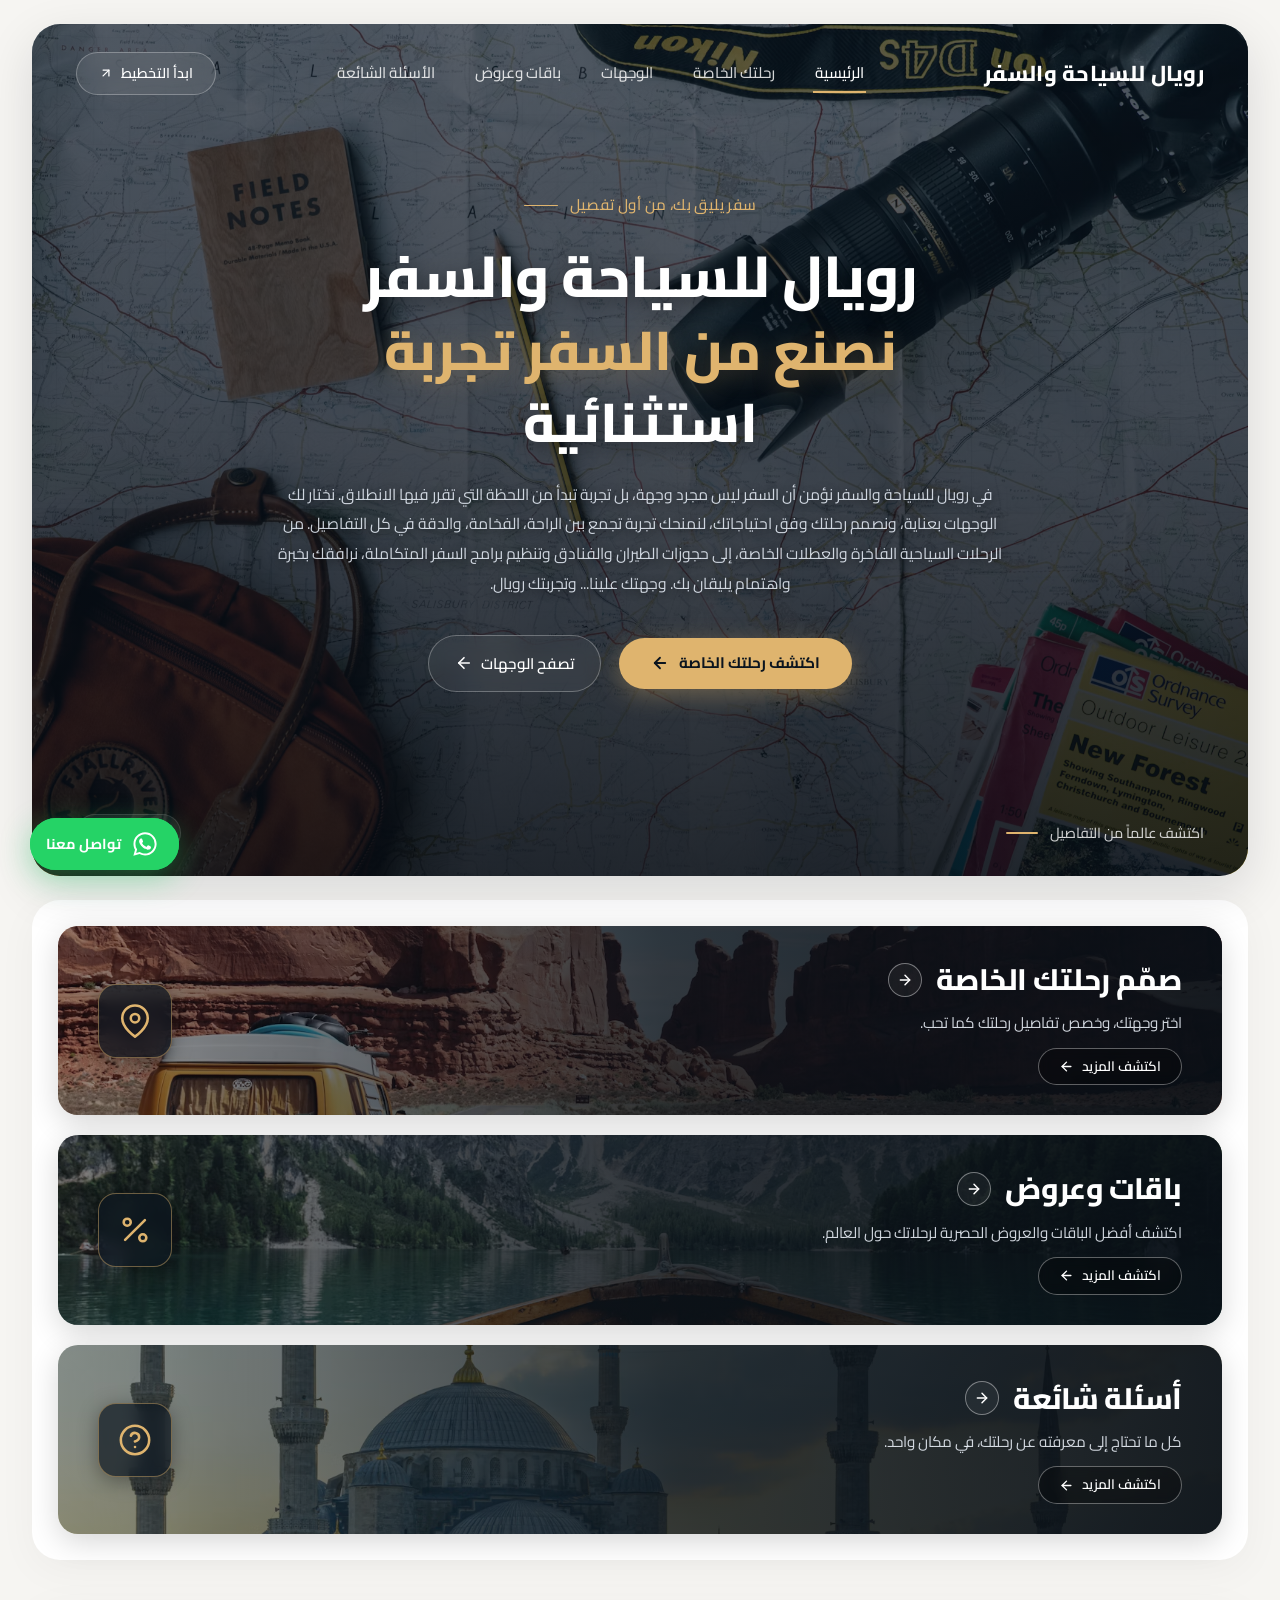
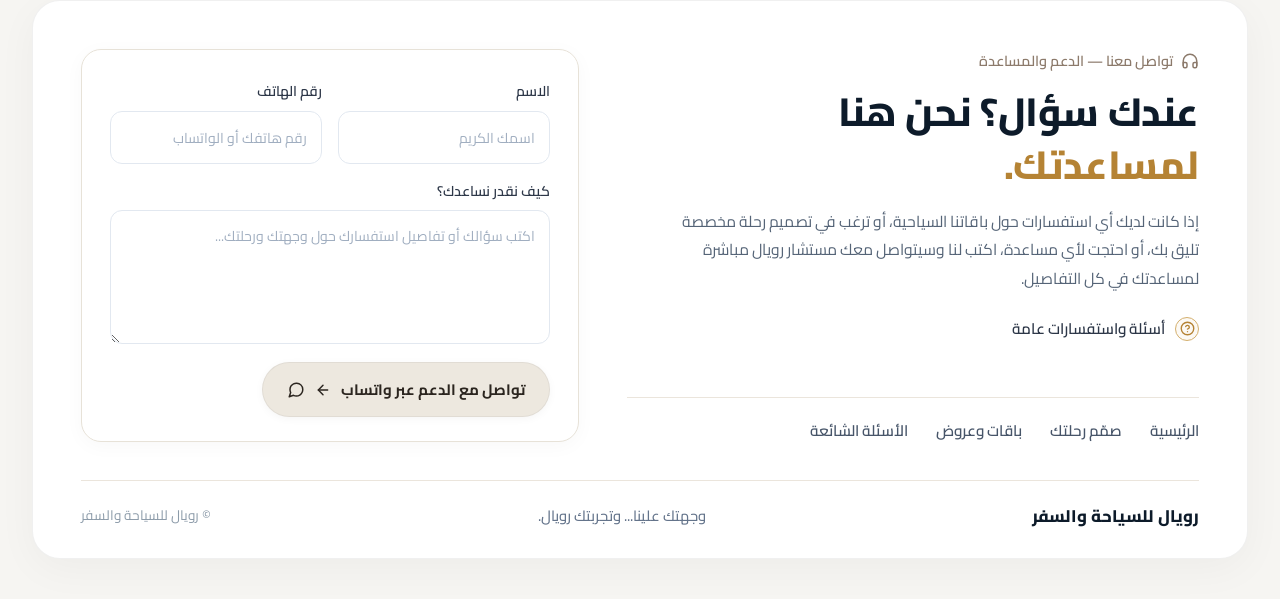
<file: index.html>
<!DOCTYPE html>
<html lang="ar" dir="rtl">
<head>
  <meta charset="UTF-8">
  <meta name="viewport" content="width=device-width, initial-scale=1.0, viewport-fit=cover">
  <title>رويال للسياحة والسفر | رحلات سياحية فاخرة وتجارب استثنائية</title>
  <meta name="description" content="رويال للسياحة والسفر - نصنع من السفر تجربة استثنائية. رحلات سياحية فاخرة، تصميم رحلتك الخاصة، باقات وعروض حصرية تلبي أعلى معايير الفخامة والراحة.">
  <link rel="preconnect" href="https://fonts.googleapis.com">
  <link rel="preconnect" href="https://fonts.gstatic.com" crossorigin>
  <link href="https://fonts.googleapis.com/css2?family=Cairo:wght@300;400;500;600;700;800;900&family=Tajawal:wght@300;400;500;700;800&display=swap" rel="stylesheet">
  <link rel="stylesheet" href="style.css?v=1.3">
</head>
<body>

  <!-- Main Wrapper with Soft Luxury Framing -->
  <div class="page-container">

    <!-- HERO SECTION CONTAINER -->
    <header class="hero-section" id="home">
      <!-- Background Slides -->
      <div class="hero-background-wrapper">
        <div class="hero-slide active" data-slide="1">
          <div class="slide-overlay"></div>
          <div class="slide-image slide-1"></div>
        </div>
        <div class="hero-slide" data-slide="2">
          <div class="slide-overlay"></div>
          <div class="slide-image slide-2"></div>
        </div>
        <div class="hero-slide" data-slide="3">
          <div class="slide-overlay"></div>
          <div class="slide-image slide-3"></div>
        </div>
      </div>

      <!-- Hero Header / Navbar -->
      <nav class="navbar" aria-label="القائمة الرئيسية">
        <div class="nav-right">
          <a href="#home" class="logo-link">
            <span class="logo-text">رويال للسياحة والسفر</span>
          </a>
        </div>

        <ul class="nav-menu" id="navMenu">
          <li class="nav-item"><a href="#home" class="nav-link active">الرئيسية</a></li>
          <li class="nav-item"><a href="custom-trip.html" class="nav-link" id="navTripLink">رحلتك الخاصة</a></li>
          <li class="nav-item"><a href="#destinations" class="nav-link" id="navDestLink">الوجهات</a></li>
          <li class="nav-item"><a href="packages.html" class="nav-link" id="navPackagesLink">باقات وعروض</a></li>
          <li class="nav-item"><a href="faq.html" class="nav-link" id="navFaqLink">الأسئلة الشائعة</a></li>
          <li class="nav-item nav-item-cta">
            <a href="custom-trip.html" class="btn-planning btn-planning-menu" id="openPlannerBtnMobile" aria-label="ابدأ التخطيط لرحلتك">
              <span>ابدأ التخطيط</span>
              <svg class="planning-arrow" width="14" height="14" viewBox="0 0 24 24" fill="none" stroke="currentColor" stroke-width="2.2" stroke-linecap="round" stroke-linejoin="round">
                <line x1="7" y1="17" x2="17" y2="7"></line>
                <polyline points="7 7 17 7 17 17"></polyline>
              </svg>
            </a>
          </li>
        </ul>

        <div class="nav-left">
          <a href="custom-trip.html" class="btn-planning" id="openPlannerBtn" aria-label="ابدأ التخطيط لرحلتك">
            <span>ابدأ التخطيط</span>
            <svg class="planning-arrow" width="14" height="14" viewBox="0 0 24 24" fill="none" stroke="currentColor" stroke-width="2.2" stroke-linecap="round" stroke-linejoin="round">
              <line x1="7" y1="17" x2="17" y2="7"></line>
              <polyline points="7 7 17 7 17 17"></polyline>
            </svg>
          </a>
          <!-- Mobile Hamburger Button -->
          <button type="button" class="mobile-toggle" id="mobileToggle" aria-label="فتح القائمة">
            <span class="bar"></span>
            <span class="bar"></span>
            <span class="bar"></span>
          </button>
        </div>
      </nav>

      <!-- Hero Main Content -->
      <div class="hero-content-wrapper">
        <div class="hero-tagline-wrap">
          <span class="tagline-text">سفر يليق بك، من أول تفصيل</span>
          <span class="tagline-line"></span>
        </div>

        <div class="hero-headings" id="heroTitles">
          <h1 class="hero-main-title">
            <span class="title-white title-brand">رويال للسياحة والسفر</span>
            <span class="title-gold title-accent">نصنع من السفر تجربة</span>
            <span class="title-white title-sub">استثنائية</span>
          </h1>
        </div>

        <p class="hero-description" id="heroDesc">
          في رويال للسياحة والسفر نؤمن أن السفر ليس مجرد وجهة، بل تجربة تبدأ من اللحظة التي تقرر فيها الانطلاق. نختار لك الوجهات بعناية، ونصمم رحلتك وفق احتياجاتك، لنمنحك تجربة تجمع بين الراحة، الفخامة، والدقة في كل التفاصيل. من الرحلات السياحية الفاخرة والعطلات الخاصة، إلى حجوزات الطيران والفنادق وتنظيم برامج السفر المتكاملة، نرافقك بخبرة واهتمام يليقان بك. وجهتك علينا... وتجربتك رويال.
        </p>

        <div class="hero-actions">
          <a href="custom-trip.html" class="btn-hero-primary" id="heroPrimaryBtn">
            <span>اكتشف رحلتك الخاصة</span>
            <svg width="18" height="18" viewBox="0 0 24 24" fill="none" stroke="currentColor" stroke-width="2.4" stroke-linecap="round" stroke-linejoin="round">
              <line x1="19" y1="12" x2="5" y2="12"></line>
              <polyline points="12 19 5 12 12 5"></polyline>
            </svg>
          </a>

          <button type="button" class="btn-hero-outline" id="heroSecondaryBtn">
            <span>تصفح الوجهات</span>
            <svg width="18" height="18" viewBox="0 0 24 24" fill="none" stroke="currentColor" stroke-width="2.2" stroke-linecap="round" stroke-linejoin="round">
              <line x1="19" y1="12" x2="5" y2="12"></line>
              <polyline points="12 19 5 12 12 5"></polyline>
            </svg>
          </button>
        </div>
      </div>

      <!-- Hero Footer Controls (RTL: Tag on Right, Counter on Left) -->
      <div class="hero-bottom-bar">
        <div class="hero-bottom-tag">
          <span class="bottom-tag-text">اكتشف عالماً من التفاصيل</span>
          <span class="bottom-tag-line"></span>
        </div>

        <div class="slider-counter" id="sliderCounter" role="button" tabindex="0" title="اضغط للانتقال إلى الشريحة التالية">
          <span class="counter-current" id="counterCurrent">01</span>
          <span class="counter-separator">—</span>
          <span class="counter-total">03</span>
        </div>
      </div>
    </header>

    <!-- SECTION 2: THE 3 BANNER CARDS CONTAINER -->
    <main class="cards-section-container" id="destinations">
      <div class="cards-grid">

        <!-- Banner Card 1: صمم رحلتك الخاصة -->
        <article class="banner-card banner-canyon" id="custom-trip" tabindex="0">
          <div class="card-bg-overlay"></div>
          <div class="card-bg-image canyon-img"></div>
          
          <div class="card-content">
            <!-- Right side: Text & Buttons -->
            <div class="card-info">
              <div class="card-title-row">
                <h2 class="card-title">صمّم رحلتك الخاصة</h2>
                <div class="circle-arrow-btn" aria-hidden="true">
                  <svg width="16" height="16" viewBox="0 0 24 24" fill="none" stroke="currentColor" stroke-width="2.2" stroke-linecap="round" stroke-linejoin="round">
                    <line x1="5" y1="12" x2="19" y2="12"></line>
                    <polyline points="12 5 19 12 12 19"></polyline>
                  </svg>
                </div>
              </div>

              <p class="card-desc">اختر وجهتك، وخصص تفاصيل رحلتك كما تحب.</p>

              <a href="custom-trip.html" class="card-action-btn" id="openTripModalBtn">
                <span>اكتشف المزيد</span>
                <svg width="15" height="15" viewBox="0 0 24 24" fill="none" stroke="currentColor" stroke-width="2.2" stroke-linecap="round" stroke-linejoin="round">
                  <line x1="19" y1="12" x2="5" y2="12"></line>
                  <polyline points="12 19 5 12 12 5"></polyline>
                </svg>
              </a>
            </div>

            <!-- Left side: Gold framed icon -->
            <div class="card-icon-box">
              <svg class="gold-icon" width="34" height="34" viewBox="0 0 24 24" fill="none" stroke="#dfb46e" stroke-width="1.8" stroke-linecap="round" stroke-linejoin="round">
                <path d="M21 10c0 7-9 13-9 13s-9-6-9-13a9 9 0 0 1 18 0z"></path>
                <circle cx="12" cy="10" r="3"></circle>
              </svg>
            </div>
          </div>
        </article>

        <!-- Banner Card 2: باقات وعروض -->
        <article class="banner-card banner-ocean" id="cardPackages" tabindex="0">
          <div class="card-bg-overlay"></div>
          <div class="card-bg-image ocean-img"></div>
          
          <div class="card-content">
            <!-- Right side: Text & Buttons -->
            <div class="card-info">
              <div class="card-title-row">
                <h2 class="card-title">باقات وعروض</h2>
                <div class="circle-arrow-btn" aria-hidden="true">
                  <svg width="16" height="16" viewBox="0 0 24 24" fill="none" stroke="currentColor" stroke-width="2.2" stroke-linecap="round" stroke-linejoin="round">
                    <line x1="5" y1="12" x2="19" y2="12"></line>
                    <polyline points="12 5 19 12 12 19"></polyline>
                  </svg>
                </div>
              </div>

              <p class="card-desc">اكتشف أفضل الباقات والعروض الحصرية لرحلاتك حول العالم.</p>

              <a href="packages.html" class="card-action-btn" id="openOffersModalBtn">
                <span>اكتشف المزيد</span>
                <svg width="15" height="15" viewBox="0 0 24 24" fill="none" stroke="currentColor" stroke-width="2.2" stroke-linecap="round" stroke-linejoin="round">
                  <line x1="19" y1="12" x2="5" y2="12"></line>
                  <polyline points="12 19 5 12 12 5"></polyline>
                </svg>
              </a>
            </div>

            <!-- Left side: Gold framed icon -->
            <div class="card-icon-box">
              <svg class="gold-icon" width="34" height="34" viewBox="0 0 24 24" fill="none" stroke="#dfb46e" stroke-width="1.8" stroke-linecap="round" stroke-linejoin="round">
                <line x1="19" y1="5" x2="5" y2="19"></line>
                <circle cx="6.5" cy="6.5" r="2.5"></circle>
                <circle cx="17.5" cy="17.5" r="2.5"></circle>
              </svg>
            </div>
          </div>
        </article>

        <!-- Banner Card 3: أسئلة شائعة -->
        <article class="banner-card banner-mosque" id="cardFaq" tabindex="0">
          <div class="card-bg-overlay"></div>
          <div class="card-bg-image mosque-img"></div>
          
          <div class="card-content">
            <!-- Right side: Text & Buttons -->
            <div class="card-info">
              <div class="card-title-row">
                <h2 class="card-title">أسئلة شائعة</h2>
                <div class="circle-arrow-btn" aria-hidden="true">
                  <svg width="16" height="16" viewBox="0 0 24 24" fill="none" stroke="currentColor" stroke-width="2.2" stroke-linecap="round" stroke-linejoin="round">
                    <line x1="5" y1="12" x2="19" y2="12"></line>
                    <polyline points="12 5 19 12 12 19"></polyline>
                  </svg>
                </div>
              </div>

              <p class="card-desc">كل ما تحتاج إلى معرفته عن رحلتك، في مكان واحد.</p>

              <a href="faq.html" class="card-action-btn" id="openFaqModalBtn">
                <span>اكتشف المزيد</span>
                <svg width="15" height="15" viewBox="0 0 24 24" fill="none" stroke="currentColor" stroke-width="2.2" stroke-linecap="round" stroke-linejoin="round">
                  <line x1="19" y1="12" x2="5" y2="12"></line>
                  <polyline points="12 19 5 12 12 5"></polyline>
                </svg>
              </a>
            </div>

            <!-- Left side: Gold framed icon -->
            <div class="card-icon-box">
              <svg class="gold-icon" width="34" height="34" viewBox="0 0 24 24" fill="none" stroke="#dfb46e" stroke-width="1.8" stroke-linecap="round" stroke-linejoin="round">
                <circle cx="12" cy="12" r="10"></circle>
                <path d="M9.09 9a3 3 0 0 1 5.83 1c0 2-3 3-3 3"></path>
                <line x1="12" y1="17" x2="12.01" y2="17"></line>
              </svg>
            </div>
          </div>
        </article>

      </div>
    </main>

    <!-- SUPPORT & CONTACT SECTION (الدعم والمساعدة) -->
    <footer class="support-footer-section" id="contact">
      <div class="support-footer-card">
        <div class="support-main-layout">
          
          <!-- Right Side: Info & Brand Context (RTL right column) -->
          <div class="support-info-col">
            <div class="support-tag-badge">
              <svg class="support-badge-icon" width="18" height="18" viewBox="0 0 24 24" fill="none" stroke="currentColor" stroke-width="2" stroke-linecap="round" stroke-linejoin="round">
                <path d="M3 18v-6a9 9 0 0 1 18 0v6"></path>
                <path d="M21 19a2 2 0 0 1-2 2h-1a2 2 0 0 1-2-2v-3a2 2 0 0 1 2-2h3zM3 19a2 2 0 0 0 2 2h1a2 2 0 0 0 2-2v-3a2 2 0 0 0-2-2H3z"></path>
              </svg>
              <span>تواصل معنا — الدعم والمساعدة</span>
            </div>

            <h2 class="support-main-heading">
              عندك سؤال؟ نحن هنا<br>
              <span class="heading-gold">لمساعدتك.</span>
            </h2>

            <p class="support-desc-text">
              إذا كانت لديك أي استفسارات حول باقاتنا السياحية، أو ترغب في تصميم رحلة مخصصة تليق بك، أو احتجت لأي مساعدة، اكتب لنا وسيتواصل معك مستشار رويال مباشرة لمساعدتك في كل التفاصيل.
            </p>

            <div class="support-feature-list">
              <div class="support-feature-item">
                <div class="feature-icon-circle">
                  <svg width="15" height="15" viewBox="0 0 24 24" fill="none" stroke="currentColor" stroke-width="2.2" stroke-linecap="round" stroke-linejoin="round">
                    <circle cx="12" cy="12" r="10"></circle>
                    <path d="M9.09 9a3 3 0 0 1 5.83 1c0 2-3 3-3 3"></path>
                    <line x1="12" y1="17" x2="12.01" y2="17"></line>
                  </svg>
                </div>
                <span class="feature-text">أسئلة واستفسارات عامة</span>
              </div>
            </div>

            <div class="support-nav-divider"></div>

            <nav class="support-nav-bar" aria-label="روابط سريعة">
              <ul class="support-nav-list">
                <li><a href="#home" class="support-nav-link">الرئيسية</a></li>
                <li><a href="#custom-trip" class="support-nav-link">صمّم رحلتك</a></li>
                <li><a href="packages.html" class="support-nav-link">باقات وعروض</a></li>
                <li><a href="faq.html" class="support-nav-link">الأسئلة الشائعة</a></li>
              </ul>
            </nav>
          </div>

          <!-- Left Side: Interactive Contact Form (RTL left column) -->
          <div class="support-form-col">
            <div class="support-form-wrapper">
              <form id="supportWhatsappForm" class="support-contact-form" novalidate>
                <div class="form-row-two-cols">
                  <div class="form-group">
                    <label for="supportName" class="support-label">الاسم</label>
                    <input type="text" id="supportName" name="name" class="support-input" placeholder="اسمك الكريم" required autocomplete="name">
                  </div>
                  <div class="form-group">
                    <label for="supportPhone" class="support-label">رقم الهاتف</label>
                    <input type="tel" id="supportPhone" name="phone" class="support-input" placeholder="رقم هاتفك أو الواتساب" dir="ltr" style="text-align: right;" autocomplete="tel">
                  </div>
                </div>

                <div class="form-group">
                  <label for="supportMessage" class="support-label">كيف نقدر نساعدك؟</label>
                  <textarea id="supportMessage" name="message" class="support-textarea" rows="4" placeholder="اكتب سؤالك أو تفاصيل استفسارك حول وجهتك ورحلتك..." required></textarea>
                </div>

                <div class="form-action-row">
                  <button type="submit" class="btn-support-whatsapp" id="btnSubmitSupport">
                    <span>تواصل مع الدعم عبر واتساب</span>
                    <svg class="btn-arrow-icon" width="16" height="16" viewBox="0 0 24 24" fill="none" stroke="currentColor" stroke-width="2.2" stroke-linecap="round" stroke-linejoin="round">
                      <line x1="19" y1="12" x2="5" y2="12"></line>
                      <polyline points="12 19 5 12 12 5"></polyline>
                    </svg>
                    <svg class="btn-chat-icon" width="18" height="18" viewBox="0 0 24 24" fill="none" stroke="currentColor" stroke-width="2" stroke-linecap="round" stroke-linejoin="round">
                      <path d="M21 11.5a8.38 8.38 0 0 1-.9 3.8 8.5 8.5 0 0 1-7.6 4.7 8.38 8.38 0 0 1-3.8-.9L3 21l1.9-5.7a8.38 8.38 0 0 1-.9-3.8 8.5 8.5 0 0 1 4.7-7.6 8.38 8.38 0 0 1 3.8-.9h.5a8.48 8.48 0 0 1 8 8v.5z"></path>
                    </svg>
                  </button>
                </div>
              </form>
            </div>
          </div>

        </div>

        <!-- Bottom Footer Branding Bar -->
        <div class="support-bottom-bar">
          <div class="bottom-brand-name">رويال للسياحة والسفر</div>
          <div class="bottom-brand-tagline">وجهتك علينا... وتجربتك رويال.</div>
          <div class="bottom-copyright">© رويال للسياحة والسفر</div>
        </div>
      </div>
    </footer>

  </div> <!-- End page-container -->



  <!-- FLOATING CONCIERGE WHATSAPP BUTTON -->
  <a href="https://wa.me/972502400674?text=%D9%85%D8%B1%D8%AD%D8%A8%D8%A7%D9%8B%D8%8C%20%D8%A3%D8%B1%D8%BA%D8%A8%20%D9%81%D9%8A%20%D8%A7%D9%84%D8%A7%D8%B3%D8%AA%D9%81%D8%B3%D8%A7%D8%B1%20%D8%B9%D9%86%20%D8%AE%D8%AF%D9%85%D8%A7%D8%AA%20%D8%B1%D9%88%D9%8A%D8%A7%D9%84%20%D9%84%D9%84%D8%B3%D9%8A%D8%A7%D8%AD%D8%A9%20%D9%88%D8%A7%D9%84%D8%B3%D9%81%D8%B1" 
     class="floating-whatsapp" 
     target="_blank" 
     rel="noopener noreferrer" 
     aria-label="تواصل مع مستشار السفر الملكي عبر واتساب">
    <div class="whatsapp-pulse"></div>
    <svg class="whatsapp-icon" width="28" height="28" viewBox="0 0 24 24" fill="currentColor">
      <path d="M12.04 2c-5.46 0-9.91 4.45-9.91 9.91 0 1.75.46 3.45 1.32 4.95L2.05 22l5.25-1.38c1.45.79 3.08 1.21 4.74 1.21 5.46 0 9.91-4.45 9.91-9.91 0-2.65-1.03-5.14-2.9-7.01A9.816 9.816 0 0 0 12.04 2zm0 18.15c-1.48 0-2.93-.4-4.2-1.15l-.3-.18-3.12.82.83-3.04-.2-.31a8.17 8.17 0 0 1-1.25-4.38c0-4.54 3.7-8.24 8.24-8.24 2.2 0 4.27.86 5.82 2.42a8.18 8.18 0 0 1 2.41 5.83c.01 4.54-3.69 8.23-8.23 8.23zm4.52-6.17c-.25-.12-1.47-.72-1.7-.81-.23-.08-.39-.12-.56.12-.17.25-.64.81-.79.97-.14.17-.29.19-.54.06-.25-.12-1.05-.39-2-1.23-.74-.66-1.24-1.47-1.39-1.72-.14-.25-.02-.38.11-.5.11-.11.25-.29.37-.43.12-.14.17-.25.25-.41.08-.17.04-.31-.02-.43s-.56-1.34-.76-1.84c-.2-.48-.41-.42-.56-.43h-.48c-.17 0-.44.06-.67.31-.23.25-.88.86-.88 2.1 0 1.24.9 2.44 1.03 2.61.12.17 1.78 2.71 4.3 3.8.6.26 1.07.41 1.44.53.61.19 1.16.17 1.6.1.49-.07 1.47-.6 1.68-1.18.21-.58.21-1.07.15-1.18-.07-.12-.23-.19-.48-.31z"/>
    </svg>
    <span class="whatsapp-label">تواصل معنا</span>
  </a>



  <script src="script.js?v=1.3"></script>
</body>
</html>
</file>
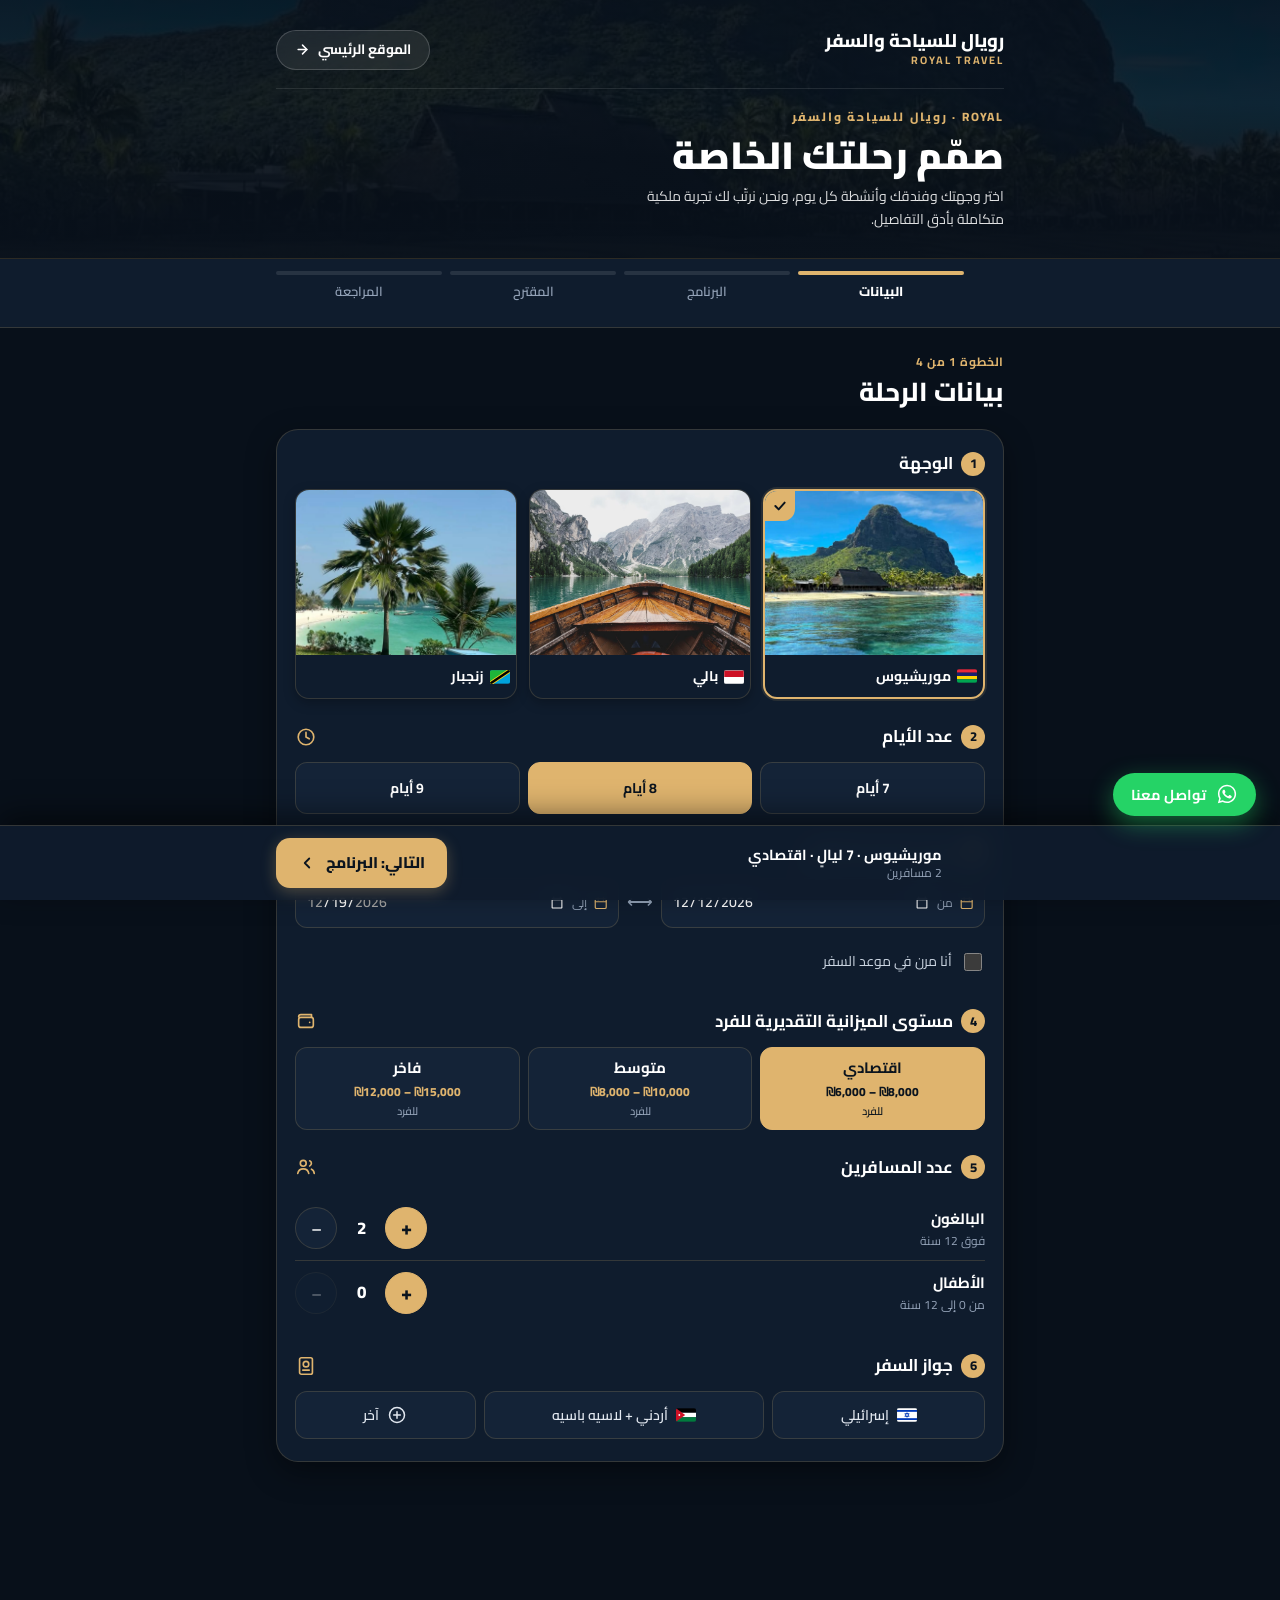
<file: custom-trip.html>
<!DOCTYPE html>
<html lang="ar" dir="rtl">
<head>
  <meta charset="utf-8">
  <meta name="viewport" content="width=device-width, initial-scale=1, viewport-fit=cover">
  <title>صمّم رحلتك الخاصة | رويال للسياحة والسفر</title>
  <meta name="description" content="صمّم رحلتك الخاصة مع رويال للسياحة والسفر: موريشيوس، بالي، وزنجبار. اختر وجهتك وفندقك وأنشطتك اليومية بأعلى معايير الفخامة.">
  <link rel="preconnect" href="https://fonts.googleapis.com">
  <link rel="preconnect" href="https://fonts.gstatic.com" crossorigin>
  <link href="https://fonts.googleapis.com/css2?family=Cairo:wght@300;400;500;600;700;800;900&family=Tajawal:wght@300;400;500;700;800&display=swap" rel="stylesheet">
  <style>
    body { margin: 0; }
    img { max-width: 100%; }
    [hidden] { display: none !important; }
    
    /* Luxury Dark Royal Palette */
    :root {
      --bg: #08101a;
      --surface: #0f1c2d;
      --surface-2: #142337;
      --ink: #f8fafc;
      --muted: #94a3b8;
      --line: rgba(223, 180, 110, 0.18);
      --navy: #060c14;
      --on-navy: #ffffff;
      --gold: #dfb46e;
      --on-gold: #0b141e;
      --gold-ink: #dfb46e;
      --gold-soft: rgba(223, 180, 110, 0.12);
      --danger: #f87171;
      --f-display: 'Cairo', 'Tajawal', sans-serif;
      --f-body: 'Cairo', 'Tajawal', sans-serif;
      --r: 18px;
      color-scheme: dark;
    }

    html { direction: rtl; }
    * { box-sizing: border-box; }
    body { background: var(--bg); color: var(--ink); font-family: var(--f-body); font-size: 15px; line-height: 1.6; }
    button, input, select, textarea { font: inherit; color: inherit; }
    button { cursor: pointer; }
    :focus-visible { outline: 2px solid var(--gold); outline-offset: 2px; }
    .wrap { max-width: 760px; margin-inline: auto; padding-left: max(16px, env(safe-area-inset-left, 0px)); padding-right: max(16px, env(safe-area-inset-right, 0px)); }

    /* Top Navbar in Hero */
    .custom-trip-top-nav {
      display: flex;
      align-items: center;
      justify-content: space-between;
      padding: 14px 0 18px;
      position: relative;
      z-index: 10;
      border-bottom: 1px solid rgba(255, 255, 255, 0.1);
      margin-bottom: 18px;
    }

    .brand-logo-wrap {
      display: flex;
      flex-direction: column;
      text-decoration: none;
    }

    .brand-name {
      font-size: 1.15rem;
      font-weight: 800;
      color: #ffffff;
      line-height: 1.2;
    }

    .brand-sub {
      font-size: 0.68rem;
      font-weight: 700;
      color: var(--gold);
      letter-spacing: 2px;
    }

    .btn-nav-pill {
      display: inline-flex;
      align-items: center;
      gap: 8px;
      background: rgba(255, 255, 255, 0.08);
      backdrop-filter: blur(8px);
      -webkit-backdrop-filter: blur(8px);
      border: 1px solid rgba(255, 255, 255, 0.18);
      padding: 8px 18px;
      border-radius: 999px;
      color: #ffffff;
      font-size: 0.85rem;
      font-weight: 700;
      text-decoration: none;
      transition: all 0.25s ease;
    }

    .btn-nav-pill:hover {
      background: var(--gold);
      border-color: var(--gold);
      color: #0b141e;
      transform: translateY(-2px);
    }

    /* Hero */
    .hero { position: relative; background: var(--navy); color: var(--on-navy); overflow: hidden; border-bottom: 1px solid var(--line); }
    .hero img { position: absolute; inset: 0; width: 100%; height: 100%; object-fit: cover; opacity: 0.35; transition: opacity 0.4s ease; }
    .hero::after { content: ""; position: absolute; inset: 0; background: linear-gradient(to top, rgba(8,16,26,0.96) 12%, rgba(8,16,26,0.65) 60%, rgba(8,16,26,0.8)); }
    .hero .wrap { position: relative; z-index: 1; padding-block: 16px 28px; display: flex; flex-direction: column; min-height: 250px; justify-content: space-between; }
    .hero-text-content { display: flex; flex-direction: column; gap: 6px; }
    .brand { font-size: 12px; letter-spacing: 0.15em; color: var(--gold); font-weight: 800; }
    .hero h1 { margin: 0; font-family: var(--f-display); font-size: clamp(26px, 6vw, 38px); line-height: 1.25; font-weight: 900; }
    .hero p { margin: 0; color: rgba(255, 255, 255, 0.86); max-width: 48ch; font-size: 14px; }

    /* Steps rail */
    .rail { position: sticky; top: env(safe-area-inset-top, 0px); z-index: 5; background: var(--surface); border-bottom: 1px solid var(--line); backdrop-filter: blur(10px); }
    .rail ol { list-style: none; margin: 0; padding-block: 12px; display: grid; grid-template-columns: repeat(4, minmax(0, 1fr)); gap: 8px; }
    .rail button { width: 100%; border: 0; background: none; padding: 0; display: flex; flex-direction: column; gap: 6px; align-items: stretch; text-align: center; min-height: 44px; color: var(--muted); font-size: 13px; font-weight: 600; }
    .rail button:disabled { cursor: default; }
    .rail .bar-seg { height: 4px; border-radius: 2px; background: rgba(255, 255, 255, 0.1); }
    .rail .done .bar-seg, .rail .now .bar-seg { background: var(--gold); }
    .rail .now { color: #ffffff; font-weight: 800; }
    .rail .done { color: var(--gold); }

    main { padding-block: 24px 140px; }
    .step-head { display: flex; flex-direction: column; gap: 4px; margin-bottom: 20px; }
    .eyebrow { font-size: 12px; font-weight: 700; color: var(--gold); letter-spacing: 0.05em; }
    h2 { margin: 0; font-family: var(--f-display); font-size: 26px; line-height: 1.3; font-weight: 800; color: #ffffff; }
    h3 { margin: 0; font-size: 16px; font-weight: 700; color: #ffffff; }
    .sub { color: var(--muted); font-size: 13.5px; margin: 0; }
    .stack { display: flex; flex-direction: column; gap: 20px; }
    .block { display: flex; flex-direction: column; gap: 10px; }
    .card { background: var(--surface); border: 1px solid var(--line); border-radius: var(--r); padding: 16px; box-shadow: 0 4px 20px rgba(0,0,0,0.3); }

    /* Destinations */
    .dgrid { display: grid; grid-template-columns: repeat(3, minmax(0, 1fr)); gap: 12px; }
    .dcard { padding: 0; border: 1px solid var(--line); background: var(--surface); border-radius: 14px; overflow: hidden; display: flex; flex-direction: column; text-align: center; box-shadow: 0 4px 12px rgba(0,0,0,0.25); transition: transform 0.2s ease, border-color 0.2s ease; cursor: pointer; }
    .dcard:hover { transform: translateY(-2px); }
    .dcard[aria-pressed="true"] { border: 2px solid var(--gold); box-shadow: 0 0 0 2px var(--gold-soft); }
    .dcard .ph { position: relative; display: block; aspect-ratio: 4/3; max-width: 100%; }
    .dcard .ph img { width: 100%; height: 100%; object-fit: cover; display: block; }
    .dcard .ok { position: absolute; top: 0; left: 0; width: 30px; height: 30px; border-radius: 0 0 12px 0; background: var(--gold); color: var(--on-gold); display: none; place-items: center; }
    .dcard[aria-pressed="true"] .ok { display: grid; }
    .dcard .nm { display: flex; align-items: center; justify-content: center; gap: 6px; padding: 10px 6px; font-size: 14px; font-weight: 700; color: #ffffff; }
    .flag { width: 20px; height: 14px; border-radius: 2px; flex-shrink: 0; overflow: hidden; }

    /* Fields */
    .field { display: flex; flex-direction: column; gap: 6px; font-size: 13px; font-weight: 600; color: var(--muted); min-width: 0; }
    .field input, .field select, .field textarea { min-height: 48px; border: 1px solid var(--line); border-radius: 12px; background: var(--surface-2); padding: 0 12px; font-size: 15px; font-weight: 500; color: #ffffff; width: 100%; }
    .field textarea { padding: 12px; resize: vertical; min-height: 84px; }
    .field.bad input { border-color: var(--danger); }
    .row { display: flex; align-items: center; justify-content: space-between; gap: 10px; flex-wrap: wrap; }
    .pill { display: inline-flex; align-items: center; gap: 6px; font-size: 13px; font-weight: 700; color: var(--gold); background: var(--gold-soft); padding: 5px 12px; border-radius: 999px; }
    .check { display: flex; align-items: center; gap: 8px; min-height: 44px; font-size: 14px; color: #cbd5e1; cursor: pointer; }
    .check input { width: 18px; height: 18px; accent-color: var(--gold); cursor: pointer; }

    .people { padding-block: 4px; }
    .prow { display: flex; align-items: center; justify-content: space-between; padding-block: 10px; }
    .prow + .prow { border-top: 1px solid var(--line); }
    .prow span { display: flex; flex-direction: column; }
    .prow b { color: #ffffff; }
    .prow small { color: var(--muted); font-size: 12px; }
    .stepper { display: flex; align-items: center; gap: 14px; }
    .stepper output { min-width: 20px; text-align: center; font-weight: 800; font-size: 17px; color: #ffffff; font-variant-numeric: tabular-nums; }
    .rnd { width: 42px; height: 42px; border-radius: 50%; border: 1px solid var(--line); background: var(--surface-2); font-size: 20px; display: grid; place-items: center; color: #ffffff; }
    .rnd.plus { background: var(--gold); color: #0b141e; border-color: var(--gold); font-weight: 800; }
    .rnd:disabled { opacity: 0.35; cursor: default; }

    /* Passport chips */
    .pchips { display: flex; flex-wrap: wrap; gap: 8px; }
    .pchip { min-height: 48px; display: flex; align-items: center; gap: 8px; padding: 0 14px; border-radius: 12px; border: 1px solid var(--line); background: var(--surface-2); font-size: 14px; font-weight: 600; color: #e2e8f0; flex: 1 1 auto; justify-content: center; }
    .pchip[aria-checked="true"] { background: var(--gold-soft); border-color: var(--gold); color: var(--gold); }

    /* Date range boxes */
    .drange { display: grid; grid-template-columns: minmax(0, 1fr) auto minmax(0, 1fr); align-items: center; gap: 8px; }
    .dbox { min-height: 50px; display: flex; align-items: center; gap: 6px; border: 1px solid var(--line); border-radius: 12px; padding: 0 10px; background: var(--surface-2); min-width: 0; color: var(--gold); }
    .dbox .lb { font-size: 12px; color: var(--muted); flex-shrink: 0; }
    .dbox input { border: 0; background: none; min-width: 0; width: 100%; font-size: 14px; font-weight: 600; color: #ffffff; padding: 0; min-height: 44px; }
    .dbox:focus-within { border-color: var(--gold); }
    .drange .arr { color: var(--muted); font-size: 18px; }

    /* Duration chips */
    .dchips { display: grid; grid-template-columns: repeat(auto-fit, minmax(74px, 1fr)); gap: 8px; }
    .dchip { min-height: 52px; border-radius: 12px; border: 1px solid var(--line); background: var(--surface-2); font-size: 14px; font-weight: 700; color: #ffffff; display: flex; flex-direction: column; align-items: center; justify-content: center; line-height: 1.3; }
    .dchip small { font-size: 11px; color: var(--gold); font-weight: 600; }
    .dchip[aria-checked="true"] { background: var(--gold); color: #0b141e; border-color: var(--gold); }
    .dchip[aria-checked="true"] small { color: #0b141e; }

    /* Budget tiers */
    .tiers { display: grid; grid-template-columns: repeat(3, minmax(0, 1fr)); gap: 8px; }
    .tier { min-height: 68px; border-radius: 12px; border: 1px solid var(--line); background: var(--surface-2); display: flex; flex-direction: column; align-items: center; justify-content: center; gap: 2px; padding: 8px 4px; text-align: center; color: #ffffff; }
    .tier b { font-size: 15px; }
    .tier span { font-size: 12px; color: var(--gold); font-weight: 800; font-variant-numeric: tabular-nums; }
    .tier[aria-checked="true"] { background: var(--gold); border-color: var(--gold); color: #0b141e; }
    .tier[aria-checked="true"] span { color: #0b141e; }
    .tier .pp { font-size: 11px; color: var(--muted); font-weight: 500; }
    .tier[aria-checked="true"] .pp { color: #0b141e; }

    /* Form container */
    .dform { background: var(--surface); border: 1px solid var(--line); border-radius: 22px; padding: 20px 18px 22px; display: flex; flex-direction: column; gap: 24px; box-shadow: 0 10px 30px rgba(0,0,0,0.4); }
    .fs { display: flex; flex-direction: column; gap: 12px; }
    .sh { display: flex; align-items: center; justify-content: space-between; gap: 10px; }
    .sh h3 { display: flex; align-items: center; gap: 8px; font-size: 17px; }
    .sh .num { width: 24px; height: 24px; border-radius: 50%; background: var(--gold); color: #0b141e; font-size: 13px; font-weight: 800; display: grid; place-items: center; font-variant-numeric: tabular-nums; }
    .shic { color: var(--gold); display: flex; }

    /* Stays & Hotels */
    .stays { display: flex; flex-direction: column; gap: 10px; }
    .stay { display: flex; align-items: center; gap: 14px; width: 100%; text-align: right; padding: 14px 16px; border-radius: 16px; border: 1px solid var(--line); background: var(--surface-2); color: #ffffff; transition: border-color 0.2s, box-shadow 0.2s; }
    .stay[aria-checked="true"] { border-color: var(--gold); box-shadow: 0 0 0 2px var(--gold-soft); background: #1a2a42; }
    .stay .radio { width: 20px; height: 20px; border-radius: 50%; border: 2px solid var(--muted); flex-shrink: 0; display: grid; place-items: center; margin: 0; }
    .stay[aria-checked="true"] .radio { border-color: var(--gold); }
    .stay[aria-checked="true"] .radio::after { content: ""; width: 10px; height: 10px; border-radius: 50%; background: var(--gold); }
    .sbody { flex: 1; min-width: 0; display: flex; flex-direction: column; gap: 6px; }
    .shead { display: flex; justify-content: space-between; align-items: center; gap: 10px; }
    .sname { font-size: 15px; font-weight: 800; color: #ffffff; }
    .stype { font-size: 12px; font-weight: 700; background: var(--gold); color: #0b141e; padding: 3px 12px; border-radius: 999px; }
    .sline { display: flex; align-items: center; gap: 6px 14px; flex-wrap: wrap; }
    .srate { display: flex; align-items: center; gap: 6px; font-size: 12px; font-weight: 700; color: var(--muted); }
    .srate .stars { color: #f59e0b; font-size: 14px; letter-spacing: 2px; }
    .sarea { display: flex; align-items: center; gap: 4px; color: var(--muted); font-size: 12px; }
    .achips { display: flex; flex-wrap: wrap; gap: 6px; }
    .achips span { font-size: 12px; background: rgba(255, 255, 255, 0.05); border: 1px solid rgba(255, 255, 255, 0.1); padding: 3px 10px; border-radius: 999px; color: #cbd5e1; }

    /* Suggested trips list */
    .sgtrips { display: flex; flex-direction: column; gap: 8px; }
    .sgtrip { display: flex; align-items: center; gap: 12px; padding: 10px; border-radius: 14px; border: 1px solid var(--line); background: var(--surface-2); }
    .sgtrip .tph { width: 56px; height: 56px; border-radius: 10px; overflow: hidden; flex-shrink: 0; }
    .sgtrip .tph img { width: 100%; height: 100%; object-fit: cover; display: block; }
    .sgtrip .tb { flex: 1; min-width: 0; display: flex; flex-direction: column; gap: 2px; }
    .sgtrip .tb b { font-size: 14px; color: #ffffff; }
    .sgtrip .tb small { display: flex; align-items: center; gap: 4px; color: var(--muted); font-size: 12px; }
    .tday { font-size: 12px; font-weight: 700; color: var(--gold); background: var(--gold-soft); padding: 3px 10px; border-radius: 999px; white-space: nowrap; flex-shrink: 0; }
    .dbig { width: 48px; height: 48px; border-radius: 10px; display: grid; place-items: center; font-size: 18px; font-weight: 800; flex-shrink: 0; background: var(--navy); color: var(--gold); border: 1px solid var(--line); }
    .fxtag2 { display: inline-block; font-size: 11px; font-weight: 700; color: var(--gold); background: var(--gold-soft); padding: 1px 8px; border-radius: 999px; vertical-align: middle; margin-inline-start: 4px; }
    .restbtn { display: flex; align-items: center; gap: 6px; min-height: 38px; padding: 0 14px; border-radius: 999px; border: 1px dashed var(--gold); background: var(--surface); color: var(--gold); font-size: 13px; font-weight: 700; flex-shrink: 0; }
    .restbtn[aria-pressed="true"] { border-style: solid; background: var(--gold); color: #0b141e; }
    .sgtrip.off { opacity: 0.75; border: 1px dashed rgba(255, 255, 255, 0.18); background: rgba(15, 28, 45, 0.55); }
    .sgtrip.off .tday { color: #cbd5e1; background: rgba(255, 255, 255, 0.06); border: 1px solid rgba(255, 255, 255, 0.16); font-weight: 700; }
    .sub2.muted { color: #cbd5e1; font-size: 14px; font-weight: 800; margin-top: 18px; margin-bottom: 8px; }
    .note { display: flex; gap: 10px; align-items: flex-start; background: var(--gold-soft); color: #ffffff; border-radius: 14px; padding: 12px 14px; font-size: 13px; border: 1px solid var(--line); }
    .note svg { flex-shrink: 0; color: var(--gold); margin-top: 2px; }
    .pprice { display: flex; justify-content: space-between; align-items: center; gap: 10px; border-top: 1px dashed var(--line); padding-top: 14px; }
    .pprice small { display: block; color: var(--muted); font-size: 12px; }
    .pprice b { font-size: 20px; color: var(--gold); font-variant-numeric: tabular-nums; }
    .tag { font-size: 11px; font-weight: 700; color: var(--gold); background: var(--gold-soft); padding: 3px 10px; border-radius: 999px; }

    /* Program Mode Selection (Step 2) */
    .opts { display: flex; flex-direction: column; gap: 12px; width: 100%; }
    .opt { display: flex; align-items: center; justify-content: space-between; width: 100%; padding: 18px 20px; border-radius: 16px; border: 1px solid var(--line); background: var(--surface-2); color: #ffffff; text-align: right; cursor: pointer; transition: all 0.25s ease; box-sizing: border-box; }
    .opt:hover { background: #18283d; border-color: rgba(223, 180, 110, 0.4); }
    .opt[aria-checked="true"] { border: 2px solid var(--gold); background: #0d1a2c; box-shadow: 0 4px 20px rgba(0, 0, 0, 0.4); }
    .opt-text { display: flex; flex-direction: column; gap: 6px; min-width: 0; }
    .opt-title-row { display: flex; align-items: center; gap: 10px; }
    .opt-title { font-size: 16px; font-weight: 800; color: #ffffff; }
    .tag-easiest { font-size: 11px; font-weight: 700; background: var(--gold); color: #0b141e; padding: 2px 10px; border-radius: 999px; line-height: 1.4; display: inline-block; }
    .opt-desc { font-size: 13.5px; color: var(--muted); }
    .opt-radio { width: 22px; height: 22px; border-radius: 50%; border: 2px solid rgba(255, 255, 255, 0.4); flex-shrink: 0; display: grid; place-items: center; transition: all 0.2s; }
    .opt[aria-checked="true"] .opt-radio { border-color: #ffffff; }
    .opt[aria-checked="true"] .opt-radio::after { content: ""; width: 10px; height: 10px; border-radius: 50%; background: #ffffff; }

    /* Note Banner in Program */
    .note-program { background: rgba(35, 28, 14, 0.75); border: 1px solid rgba(223, 180, 110, 0.35); border-radius: 14px; padding: 14px 18px; display: flex; justify-content: space-between; align-items: center; gap: 14px; color: #f8fafc; font-size: 13.5px; line-height: 1.5; }
    .note-program .note-ic { color: var(--gold); display: flex; align-items: center; flex-shrink: 0; }

    /* Trip Type Variants (Custom Mode) */
    .vopts { display: grid; grid-template-columns: repeat(2, minmax(0, 1fr)); gap: 14px; width: 100%; }
    @media (max-width: 600px) {
      .vopts { grid-template-columns: 1fr; }
    }
    .vopt { display: flex; flex-direction: column; background: var(--surface-2); border: 1px solid var(--line); border-radius: 16px; overflow: hidden; text-align: right; padding: 0; cursor: pointer; transition: all 0.25s ease; width: 100%; height: 100%; box-sizing: border-box; }
    .vopt:hover { border-color: rgba(223, 180, 110, 0.45); transform: translateY(-2px); }
    .vopt[aria-checked="true"] { border: 1.5px solid var(--gold); box-shadow: 0 4px 20px rgba(0, 0, 0, 0.35); }
    .vopt .ph { position: relative; width: 100%; height: 130px; overflow: hidden; }
    .vopt .ph img { width: 100%; height: 100%; object-fit: cover; display: block; }
    .vopt .ribbon { position: absolute; top: 10px; right: 10px; font-size: 11px; font-weight: 700; background: var(--gold); color: #0b141e; padding: 3px 12px; border-radius: 999px; box-shadow: 0 2px 8px rgba(0, 0, 0, 0.4); }
    .vopt .body { padding: 14px 16px 16px; display: flex; flex-direction: column; gap: 10px; flex: 1; }
    .vopt .head { display: flex; align-items: center; justify-content: space-between; gap: 8px; }
    .vopt .head b { font-family: var(--f-display); font-size: 15.5px; font-weight: 800; color: #ffffff; line-height: 1.35; }
    .vopt .radio { width: 20px; height: 20px; border-radius: 50%; border: 2px solid rgba(255, 255, 255, 0.4); flex-shrink: 0; display: grid; place-items: center; margin: 0; transition: all 0.2s; }
    .vopt[aria-checked="true"] .radio { border-color: #ffffff; }
    .vopt[aria-checked="true"] .radio::after { content: ""; width: 10px; height: 10px; border-radius: 50%; background: #ffffff; }
    .vopt ul { list-style: none; margin: 0; padding: 0; display: flex; flex-direction: column; gap: 6px; font-size: 12.5px; color: #cbd5e1; }
    .vopt li { display: flex; gap: 8px; align-items: flex-start; line-height: 1.4; }
    .vopt li::before { content: "✓"; color: var(--gold); font-weight: 800; font-size: 13px; flex-shrink: 0; margin-top: 1px; }

    /* Custom Mode: Days Tabs & Navigation */
    .days-nav-wrap { position: relative; display: flex; align-items: center; gap: 8px; width: 100%; }
    .days-nav-wrap .days { flex: 1; min-width: 0; }
    .days-arrow { width: 36px; height: 50px; border-radius: 12px; border: 1px solid var(--line); background: var(--surface-2); color: #cbd5e1; display: grid; place-items: center; flex-shrink: 0; cursor: pointer; transition: all 0.2s ease; }
    .days-arrow:hover { border-color: var(--gold); color: var(--gold); background: #152438; }
    .days-arrow:active { transform: scale(0.95); }
    .days-arrow svg { stroke: currentColor; }
    .days { display: flex; gap: 8px; overflow-x: auto; padding-bottom: 8px; scroll-behavior: smooth; scrollbar-width: thin; scrollbar-color: rgba(223, 180, 110, 0.45) rgba(255, 255, 255, 0.05); }
    .days::-webkit-scrollbar { height: 6px; }
    .days::-webkit-scrollbar-track { background: rgba(255, 255, 255, 0.05); border-radius: 999px; }
    .days::-webkit-scrollbar-thumb { background: rgba(223, 180, 110, 0.4); border-radius: 999px; transition: background 0.2s; }
    .days::-webkit-scrollbar-thumb:hover { background: var(--gold); }
    .day { min-width: 78px; padding: 8px 10px; border-radius: 12px; border: 1px solid var(--line); background: var(--surface-2); color: #ffffff; display: flex; flex-direction: column; align-items: center; gap: 2px; flex-shrink: 0; cursor: pointer; transition: all 0.2s; }
    .day .dl { font-size: 13px; font-weight: 800; }
    .day small { font-size: 11px; color: var(--muted); }
    .day[aria-selected="true"] { background: var(--gold); color: #0b141e; border-color: var(--gold); }
    .day[aria-selected="true"] small { color: #0b141e; font-weight: 700; }
    .day.has:not([aria-selected="true"]) { border-color: var(--gold); }

    .agrid { display: grid; grid-template-columns: repeat(auto-fill, minmax(220px, 1fr)); gap: 12px; margin-top: 14px; }
    .acard { display: flex; flex-direction: column; border-radius: 14px; border: 1px solid var(--line); background: var(--surface-2); overflow: hidden; text-align: right; color: #ffffff; padding: 0; cursor: pointer; transition: all 0.25s; position: relative; }
    .acard:hover { border-color: var(--gold); transform: translateY(-2px); }
    .acard.on { border-color: var(--gold); box-shadow: 0 0 0 2px var(--gold-soft); background: #18283f; }
    .acard .ph { position: relative; height: 130px; width: 100%; overflow: hidden; }
    .acard .ph img { width: 100%; height: 100%; object-fit: cover; }
    .acard .heart { position: absolute; top: 8px; left: 8px; width: 32px; height: 32px; border-radius: 50%; background: rgba(8,16,26,0.7); backdrop-filter: blur(4px); display: grid; place-items: center; color: var(--gold); }
    .acard .b { padding: 12px; display: flex; flex-direction: column; gap: 6px; flex: 1; }
    .acard .b b { font-size: 14px; font-weight: 800; color: #ffffff; line-height: 1.3; }
    .acard .rate { display: inline-flex; align-items: center; gap: 4px; font-size: 12px; color: #f59e0b; font-weight: 700; }
    .acard .meta { display: flex; align-items: center; gap: 8px; font-size: 11.5px; color: var(--muted); flex-wrap: wrap; margin-top: auto; }
    .acard .meta span { display: inline-flex; align-items: center; gap: 3px; }
    .acard .flag { position: absolute; top: 8px; right: 8px; font-size: 10.5px; font-weight: 700; background: var(--gold); color: #0b141e; padding: 2px 8px; border-radius: 999px; }
    .acard .flag.muted { background: rgba(8,16,26,0.85); color: var(--muted); border: 1px solid var(--line); }

    .free { width: 100%; margin-top: 14px; min-height: 42px; border-radius: 12px; border: 1px dashed var(--line); background: transparent; color: var(--muted); font-size: 13px; font-weight: 700; cursor: pointer; transition: all 0.2s; }
    .free:hover { border-color: var(--gold); color: var(--gold); }

    /* Custom Mode: Hotel Picker Panel */
    .hcur { display: flex; flex-direction: column; gap: 10px; padding: 14px; background: var(--surface-2); border-radius: 14px; border: 1px solid var(--line); margin-top: 10px; }
    .hcur .hl { display: flex; align-items: center; gap: 8px; font-size: 15px; }
    .hpanel { display: flex; flex-direction: column; gap: 12px; margin-top: 14px; padding: 14px; background: rgba(8, 16, 26, 0.6); border-radius: 14px; border: 1px solid var(--line); }
    .seg { display: grid; grid-template-columns: repeat(3, 1fr); gap: 6px; }
    .seg button { min-height: 38px; border-radius: 10px; border: 1px solid var(--line); background: var(--surface-2); color: #ffffff; font-size: 13px; font-weight: 700; }
    .seg button[aria-checked="true"] { background: var(--gold); color: #0b141e; border-color: var(--gold); }
    .chips { display: flex; gap: 6px; }
    .chip { min-height: 32px; padding: 0 12px; border-radius: 8px; border: 1px solid var(--line); background: var(--surface-2); color: #ffffff; font-size: 12px; font-weight: 700; }
    .chip[aria-pressed="true"] { background: var(--gold); color: #0b141e; border-color: var(--gold); }
    .hlist { display: flex; flex-direction: column; gap: 8px; margin-top: 8px; }
    .hrow { display: flex; align-items: center; justify-content: space-between; gap: 12px; padding: 12px 14px; border-radius: 12px; border: 1px solid var(--line); background: var(--surface-2); }
    .hrow.sel { border-color: var(--gold); background: #16263b; }
    .hrow .hi { display: flex; flex-direction: column; gap: 3px; min-width: 0; }
    .hrow .hl { display: flex; align-items: center; gap: 6px; flex-wrap: wrap; }
    .hrow .btn { min-height: 36px; padding: 0 16px; border-radius: 10px; border: 1px solid var(--gold); background: transparent; color: var(--gold); font-size: 13px; font-weight: 700; }
    .hrow .btn.on { background: var(--gold); color: #0b141e; }
    .hrow .lvl { font-size: 11px; color: var(--gold); background: var(--gold-soft); padding: 1px 8px; border-radius: 999px; }
    .stepper.sm { gap: 10px; }
    .stepper.sm .rnd { width: 34px; height: 34px; font-size: 16px; border-radius: 50%; background: #142337; border: 1px solid rgba(255, 255, 255, 0.2); color: #ffffff; cursor: pointer; transition: all 0.2s; }
    .stepper.sm .rnd:hover:not(:disabled) { border-color: var(--gold); }
    .stepper.sm .rnd.plus { background: #ffffff; color: #0b141e; border-color: #ffffff; font-weight: 800; }
    .stepper.sm .rnd.plus:hover:not(:disabled) { background: var(--gold); border-color: var(--gold); }
    .stepper.sm .rnd:disabled { opacity: 0.3; cursor: default; }
    .stepper.sm output { min-width: 18px; text-align: center; font-size: 16px; font-weight: 800; color: #ffffff; }

    /* Sticky Bottom Action bar */
    .actions { position: fixed; inset: auto 0 0 0; z-index: 6; background: rgba(15, 28, 45, 0.95); backdrop-filter: blur(12px); -webkit-backdrop-filter: blur(12px); border-top: 1px solid var(--line); padding-bottom: env(safe-area-inset-bottom, 0px); box-shadow: 0 -10px 30px rgba(0,0,0,0.5); }
    .actions .wrap { display: flex; gap: 12px; align-items: center; padding-block: 12px; }
    .actions .info { display: flex; flex-direction: column; line-height: 1.3; min-width: 0; flex: 1; }
    .actions .info b { font-size: 14.5px; color: #ffffff; }
    .actions .info small { color: var(--muted); font-size: 12px; white-space: nowrap; overflow: hidden; text-overflow: ellipsis; }
    .back { width: 50px; height: 50px; border-radius: 14px; border: 1px solid var(--line); background: var(--surface-2); display: grid; place-items: center; flex-shrink: 0; color: #ffffff; }
    .next { min-height: 50px; border: 0; border-radius: 14px; background: var(--gold); color: #0b141e; font-weight: 800; font-size: 15.5px; padding: 0 22px; display: flex; align-items: center; gap: 10px; flex-shrink: 0; box-shadow: 0 4px 15px rgba(223, 180, 110, 0.3); transition: transform 0.2s, filter 0.2s; }
    .next:hover { filter: brightness(1.08); transform: translateY(-1px); }

    /* Review & Done */
    .sum { padding: 0; overflow: hidden; }
    .sum .cover { position: relative; height: 140px; }
    .sum .cover img { width: 100%; height: 100%; object-fit: cover; display: block; }
    .sum .cover b { position: absolute; inset: auto 0 0 0; padding: 12px 16px; color: #fff; font-family: var(--f-display); font-size: 22px; font-weight: 900; background: linear-gradient(to top, rgba(8,16,26,0.92), transparent); }
    .kv { padding: 6px 16px 10px; }
    .kv > div { display: flex; justify-content: space-between; align-items: center; gap: 10px; padding-block: 10px; }
    .kv > div + div { border-top: 1px solid var(--line); }
    .kv span { display: flex; flex-direction: column; min-width: 0; }
    .kv b { color: #ffffff; }
    .kv small { color: var(--muted); font-size: 12px; }
    .link { border: 0; background: none; color: var(--gold); font-weight: 700; min-height: 44px; padding: 0 4px; text-decoration: underline; text-underline-offset: 3px; cursor: pointer; }
    .plist { list-style: none; margin: 0; padding: 0; }
    .plist li { display: flex; gap: 12px; padding-block: 8px; border-top: 1px solid var(--line); font-size: 14px; color: #e2e8f0; }
    .plist li:first-child { border-top: 0; }
    .plist b { color: var(--gold); min-width: 54px; font-size: 13px; }
    .phone { display: flex; gap: 8px; }
    .phone select { width: 100px; flex-shrink: 0; direction: ltr; }
    .phone input { direction: ltr; text-align: right; }

    .done { text-align: center; display: flex; flex-direction: column; align-items: center; gap: 18px; padding-block: 40px 30px; }
    .done .ok { width: 84px; height: 84px; border-radius: 50%; background: var(--gold); color: #0b141e; display: grid; place-items: center; box-shadow: 0 4px 20px rgba(223, 180, 110, 0.35); }
    .done h2 { font-size: 1.85rem; font-weight: 800; color: #ffffff; margin: 0; }
    .done-card { width: 100%; max-width: 360px; display: flex; justify-content: space-between; align-items: center; padding: 16px 22px; background: #0d1a2c; border: 1px solid rgba(223, 180, 110, 0.22); border-radius: 16px; box-shadow: 0 4px 20px rgba(0, 0, 0, 0.3); box-sizing: border-box; }
    .done-card .sub { color: var(--muted); font-size: 15px; font-weight: 600; }
    .done-card .code { font-weight: 800; letter-spacing: 0.08em; direction: ltr; color: var(--gold); font-size: 1.25rem; font-family: monospace, sans-serif; }
    .btn-restart { margin-top: 10px; min-height: 46px; padding: 0 28px; border-radius: 999px; border: 1px solid rgba(255, 255, 255, 0.16); background: rgba(255, 255, 255, 0.06); color: #ffffff; font-size: 14px; font-weight: 700; cursor: pointer; transition: all 0.25s ease; }
    .btn-restart:hover { background: var(--gold); border-color: var(--gold); color: #0b141e; transform: translateY(-2px); }

    /* Floating WhatsApp Concierge */
    .floating-whatsapp {
      position: fixed;
      bottom: 84px;
      right: 24px;
      z-index: 999;
      display: flex;
      align-items: center;
      gap: 10px;
      background: #25D366;
      color: #ffffff;
      padding: 10px 18px;
      border-radius: 50px;
      box-shadow: 0 8px 25px rgba(37, 211, 102, 0.45);
      text-decoration: none;
      font-weight: 700;
      font-size: 0.9rem;
      transition: all 0.3s cubic-bezier(0.16, 1, 0.3, 1);
    }
    .floating-whatsapp:hover { transform: translateY(-3px) scale(1.02); color: #ffffff; }
    .whatsapp-icon { width: 22px; height: 22px; flex-shrink: 0; }
    @media (max-width: 600px) {
      .whatsapp-label { display: none; }
      .floating-whatsapp { padding: 12px; border-radius: 50%; bottom: 80px; right: 18px; }
    }

    .fade { animation: fade 0.3s ease both; }
    @keyframes fade { from { opacity: 0.4; transform: translateY(6px); } to { opacity: 1; transform: none; } }
  </style>
</head>
<body>

<header class="hero">
  <img id="heroImg" src="assets/faq/Mauritius.jpeg" alt="رويال للسياحة والسفر">
  <div class="wrap">
    
    <!-- Top Navbar linking to Home -->
    <nav class="custom-trip-top-nav" aria-label="شريط التنقل العلوي">
      <a href="index.html" class="brand-logo-wrap" title="العودة للصفحة الرئيسية">
        <span class="brand-name">رويال للسياحة والسفر</span>
        <span class="brand-sub">ROYAL TRAVEL</span>
      </a>
      <div class="nav-actions-wrap">
        <a href="index.html" class="btn-nav-pill btn-back-home" title="العودة للصفحة الرئيسية">
          <span>الموقع الرئيسي</span>
          <svg width="15" height="15" viewBox="0 0 24 24" fill="none" stroke="currentColor" stroke-width="2.4" stroke-linecap="round" stroke-linejoin="round" aria-hidden="true">
            <line x1="5" y1="12" x2="19" y2="12"></line>
            <polyline points="12 5 19 12 12 19"></polyline>
          </svg>
        </a>
      </div>
    </nav>

    <div class="hero-text-content">
      <span class="brand">ROYAL · رويال للسياحة والسفر</span>
      <h1>صمّم رحلتك الخاصة</h1>
      <p>اختر وجهتك وفندقك وأنشطة كل يوم، ونحن نرتّب لك تجربة ملكية متكاملة بأدق التفاصيل.</p>
    </div>
  </div>
</header>

<nav class="rail" aria-label="خطوات الحجز">
  <div class="wrap">
    <ol id="rail"></ol>
  </div>
</nav>

<main class="wrap" id="view" aria-live="polite"></main>

<div class="actions" id="actions">
  <div class="wrap">
    <button class="back" id="backBtn" type="button" aria-label="الخطوة السابقة">
      <svg width="20" height="20" viewBox="0 0 24 24" fill="none" stroke="currentColor" stroke-width="2" stroke-linecap="round" stroke-linejoin="round" aria-hidden="true">
        <path d="M9 6l6 6-6 6"></path>
      </svg>
    </button>
    <div class="info">
      <b id="infoMain">—</b>
      <small id="infoSub">—</small>
    </div>
    <button class="next" id="nextBtn" type="button">
      <span id="nextLabel">التالي</span>
      <svg width="18" height="18" viewBox="0 0 24 24" fill="none" stroke="currentColor" stroke-width="2.4" stroke-linecap="round" stroke-linejoin="round" aria-hidden="true">
        <path d="M15 6l-6 6 6 6"></path>
      </svg>
    </button>
  </div>
</div>

<!-- ==================== FLOATING CONCIERGE WHATSAPP ==================== -->
<a href="https://wa.me/972502400674?text=%D9%85%D8%B1%D8%AD%D8%A8%D8%A7%D9%8B%20%D8%B1%D9%88%D9%8A%D8%A7%D9%84%20%D9%84%D9%84%D8%B3%D9%8A%D8%A7%D8%AD%D8%A9%20%D9%88%D8%A7%D9%84%D8%B3%D9%81%D8%B1%D8%8C%20%D8%A3%D8%B1%D8%BA%D8%A8%20%D9%81%D9%8A%20%D8%AA%D8%B5%D9%85%D9%8A%D9%85%20%D8%B1%D8%AD%D9%84%D8%AA%D9%8A%20%D8%A7%D9%84%D8%AE%D8%A7%D8%B5%D8%A9." 
   class="floating-whatsapp" 
   target="_blank" 
   rel="noopener noreferrer" 
   aria-label="تواصل مع مستشار رويال عبر واتساب">
  <svg class="whatsapp-icon" viewBox="0 0 24 24" fill="currentColor" aria-hidden="true">
    <path d="M12.04 2c-5.46 0-9.91 4.45-9.91 9.91 0 1.75.46 3.45 1.32 4.95L2.05 22l5.25-1.38c1.45.79 3.08 1.21 4.74 1.21 5.46 0 9.91-4.45 9.91-9.91 0-2.65-1.03-5.14-2.9-7.01A9.816 9.816 0 0 0 12.04 2zm0 18.15c-1.48 0-2.93-.4-4.2-1.15l-.3-.18-3.12.82.83-3.04-.2-.31a8.17 8.17 0 0 1-1.25-4.38c0-4.54 3.7-8.24 8.24-8.24 2.2 0 4.27.86 5.82 2.42a8.18 8.18 0 0 1 2.41 5.83c.01 4.54-3.69 8.23-8.23 8.23zm4.52-6.17c-.25-.12-1.47-.72-1.7-.81-.23-.08-.39-.12-.56.12-.17.25-.64.81-.79.97-.14.17-.29.19-.54.06-.25-.12-1.05-.39-2-1.23-.74-.66-1.24-1.47-1.39-1.72-.14-.25-.02-.38.11-.5.11-.11.25-.29.37-.43.12-.14.17-.25.25-.41.08-.17.04-.31-.02-.43s-.56-1.34-.76-1.84c-.2-.48-.41-.42-.56-.43h-.48c-.17 0-.44.06-.67.31-.23.25-.88.86-.88 2.1 0 1.24.9 2.44 1.03 2.61.12.17 1.78 2.71 4.3 3.8.6.26 1.07.41 1.44.53.61.19 1.16.17 1.6.1.49-.07 1.47-.6 1.68-1.18.21-.58.21-1.07.15-1.18-.07-.12-.23-.19-.48-.31z"/>
  </svg>
  <span class="whatsapp-label">تواصل معنا</span>
</a>

<script>
/* Smart Asset Resolver that works both in root and in /temp/ */
const ASSET = p => p.startsWith('http') ? p : (window.location.pathname.includes('/temp/') ? '../' + p : p);

/* ===== بيانات الوجهات المطابقة لأصول المشروع ===== */
const DESTS = {
  mauritius: {
    name: 'موريشيوس',
    region: 'المحيط الهندي',
    img: ASSET('assets/faq/Mauritius.jpeg'),
    packages: {
      eco: { hotel: 'm5', plans: { 7: ['mv1', null, 'mv4', 'mv5', null], 8: ['mv1', null, 'mv4', 'mv5', null, 'mv6'], 9: ['mv1', 'mv3', null, 'mv4', 'mv5', null, 'mv6'] } },
      mid: { hotel: 'm3', plans: { 7: ['mv1', 'mv3', 'mv4', 'mv5', null], 8: ['mv1', 'mv3', 'mv4', null, 'mv5', 'mv6'], 9: ['mv1', 'mv3', 'mv4', 'mv7', null, 'mv5', 'mv6'] } },
      lux: { hotel: 'm1', plans: { 7: ['mv1', 'mv2', 'mv3', 'mv4', 'mv5'], 8: ['mv1', 'mv2', 'mv3', 'mv4', 'mv5', 'mv6'], 9: ['mv1', 'mv2', 'mv3', 'mv4', 'mv7', 'mv5', 'mv6'] } }
    },
    tripNotes: '',
    suggested: {
      stays: [
        { id: 's1', type: 'hotel', name: 'Le Palmiste Resort & Spa', stars: 4, area: 'ترو أو بيش', feats: ['فطور يومي', 'مسبح', 'قريب من الشاطئ'], rooms: ['غرفة قياسية'] },
        { id: 's2', type: 'villa', name: 'Villa Corail Grand Baie', stars: 5, area: 'غراند باي', feats: ['مسبح خاص', 'مطبخ مجهز', 'خصوصية للعائلات'], rooms: ['فيلا بغرفتين'] }
      ],
      trips: ['mv1', 'mv4', 'mv3', 'mv5', 'mv2', 'mv7', 'mv6'],
      rest: { t: 'يوم راحة', s: 'يوم حر للاسترخاء على الشاطئ أو في مكان الإقامة.' }
    },
    durations: [7, 8, 9],
    hotels: [
      { id: 'm1', type: 'resort', name: 'Constance Belle Mare Plage', stars: 5, area: 'الساحل الشرقي', feats: ['شاطئ خاص', 'إطلالة بحرية'], rooms: ['جناح جونيور مطل على البحر', 'فيلا مع مسبح خاص'], pos: 'center 62%' },
      { id: 'm2', type: 'resort', name: 'LUX* Belle Mare', stars: 5, area: 'بيل مار', feats: ['إطلالة بحرية', 'سبا فاخر'], rooms: ['غرفة جونيور', 'فيلا شاطئية'], pos: '20% 80%' },
      { id: 'm3', type: 'resort', name: 'Veranda Palmar Beach', stars: 4, area: 'بالمار', feats: ['شاطئ رملي', 'مناسب للعائلات'], rooms: ['غرفة مطلة على الحديقة', 'غرفة مطلة على البحر'], pos: '85% 50%' },
      { id: 'm4', type: 'hotel', name: 'Labourdonnais Waterfront', stars: 5, area: 'بورت لويس', feats: ['وسط العاصمة', 'قرب المرفأ'], rooms: ['غرفة ديلوكس', 'جناح مطل على المرفأ'], pos: '90% 20%' },
      { id: 'm5', type: 'hotel', name: 'Le Suffren Hotel & Marina', stars: 4, area: 'بورت لويس', feats: ['إطلالة على المارينا', 'مسبح'], rooms: ['غرفة سوبيريور', 'غرفة مطلة على البحر'], pos: '10% 25%' }
    ],
    acts: [
      { id: 'mv1', dur: '4 ساعات', name: 'فالي بارك', desc: 'استكشاف وادي النهر الأسود والمناظر الطبيعية الخلابة.', img: ASSET('assets/index/slide-1.avif'), pos: 'center 30%' },
      { id: 'mv2', dur: 'ساعة', name: 'ركوب هليكوبتر', desc: 'جولة جوية ساحرة لمشاهدة أجمل معالم موريشيوس من السماء.', img: ASSET('assets/faq/Mauritius.jpeg'), pos: 'center 20%' },
      { id: 'mv3', dur: 'يوم كامل', name: 'كاسيلا بارك', desc: 'يوم مليء بالمغامرات والأنشطة والحياة البرية.', img: ASSET('assets/faq/Mauritius.jpeg'), pos: '10% 45%' },
      { id: 'mv4', dur: '4 ساعات', name: 'السباحة مع الدلافين والحيتان', desc: 'تجربة فريدة لمشاهدة الدلافين والحيتان في بيئتها الطبيعية.', img: ASSET('assets/faq/Mauritius.jpeg'), pos: 'center 88%' },
      { id: 'mv5', dur: '5 ساعات', name: 'شلال شاماريل والأرض ذات السبع ألوان', desc: 'زيارة شلال شاماريل واكتشاف الأرض ذات الألوان السبعة.', img: ASSET('assets/index/slide-2.avif'), pos: '90% 40%' },
      { id: 'mv7', dur: '3 ساعات', name: 'الغطس في بلو باي', desc: 'غطس ومشاهدة الشعاب المرجانية في المحمية البحرية.', img: ASSET('assets/faq/Mauritius.jpeg'), pos: 'center 100%' },
      { id: 'mv6', dur: '4 ساعات', name: 'التسوق', desc: 'جولة تسوق في أفضل المراكز والمجمعات التجارية في موريشيوس.', img: ASSET('assets/faq/Zanzibar.jpeg'), pos: '10% 30%' }
    ],
    program: {
      first: { t: 'الوصول والتوصيل من المطار', s: 'الاستقبال في مطار موريشيوس والتوصيل إلى الفندق.' },
      last: { t: 'التوصيل إلى المطار', s: 'التوصيل من الفندق إلى المطار للعودة إلى الوطن.' }
    }
  },

  bali: {
    name: 'بالي',
    region: 'إندونيسيا',
    img: ASSET('assets/index/ocean-img.avif'),
    packages: {
      eco: { hotel: 'b5', acts: ['ba2', 'ba3', 'ba4', 'ba5'] },
      mid: { hotel: 'b3', acts: ['ba2', 'ba1', 'ba3', 'ba4', 'ba5'] },
      lux: { hotel: 'b1', acts: ['ba2', 'ba1', 'ba3', 'ba4', 'ba5', 'ba6', 'ba7'] }
    },
    suggested: {
      stays: [
        { id: 'bs1', type: 'hotel', name: 'Ibis Styles Bali Legian', stars: 4, area: 'ليجيان', feats: ['فطور يومي', 'مسبح', 'قريب من الشاطئ'], rooms: ['غرفة قياسية'] },
        { id: 'bs2', type: 'villa', name: 'Villa Kayu Ubud', stars: 5, area: 'أوبود', feats: ['مسبح خاص', 'إطلالة على الأرز', 'خصوصية للعائلات'], rooms: ['فيلا بغرفتين'] }
      ],
      trips: ['ba2', 'ba3', 'ba1', 'ba4', 'ba5', 'ba8', 'ba6', 'ba7'],
      rest: { t: 'يوم راحة', s: 'يوم حر للاسترخاء على الشاطئ أو في مكان الإقامة.' }
    },
    durations: [6, 7, 8, 10],
    noPass: ['جواز سفر إسرائيلي'],
    tripNotes: '',
    hotels: [
      { id: 'b1', type: 'resort', name: 'AYANA Resort Bali', stars: 5, area: 'جيمباران', feats: ['إطلالة على المحيط', 'عدة مسابح'], rooms: ['غرفة ديلوكس', 'فيلا مع مسبح خاص'], pos: 'center 70%' },
      { id: 'b2', type: 'resort', name: 'Padma Resort Ubud', stars: 5, area: 'أوبود', feats: ['وسط الغابة', 'مسبح لا متناهي'], rooms: ['غرفة ديلوكس', 'جناح عائلي'], pos: '20% 30%' },
      { id: 'b3', type: 'resort', name: 'Alaya Resort Ubud', stars: 4, area: 'أوبود', feats: ['قريب من السوق', 'إطلالة على الأرز'], rooms: ['غرفة سوبيريور', 'غرفة ديلوكس'], pos: '80% 40%' },
      { id: 'b4', type: 'hotel', name: 'Hotel Indigo Bali Seminyak', stars: 5, area: 'سيمينياك', feats: ['قرب الشاطئ', 'مطاعم ومقاهي'], rooms: ['غرفة ديلوكس', 'جناح'], pos: '50% 15%' },
      { id: 'b5', type: 'hotel', name: 'Swiss-Belhotel Rainforest', stars: 4, area: 'كوتا', feats: ['قرب المطار', 'مسبح'], rooms: ['غرفة سوبيريور', 'غرفة ديلوكس'], pos: '95% 45%' }
    ],
    acts: [
      { id: 'ba1', name: 'جولة جزيرة نوسا بينيدا', dur: 'يوم كامل', desc: 'جولة بحرية إلى نوسا بينيدا وشاطئ كيلينغكينغ الشهير.', img: ASSET('assets/index/ocean-img.avif'), pos: 'center 70%' },
      { id: 'ba2', name: 'مدرجات الأرز في تيغالالانغ', dur: '4 ساعات', desc: 'التجول بين مدرجات الأرز الخضراء في أوبود.', img: ASSET('assets/index/slide-1.avif'), pos: '90% 30%' },
      { id: 'ba3', name: 'معبد تاناه لوت عند الغروب', dur: '4 ساعات', desc: 'زيارة المعبد البحري ومشاهدة الغروب على المحيط.', img: ASSET('assets/index/ocean-img.avif'), pos: '10% 30%' },
      { id: 'ba4', name: 'غابة القرود في أوبود', dur: '3 ساعات', desc: 'جولة في غابة القرود المقدسة وسوق أوبود.', img: ASSET('assets/index/slide-2.avif'), pos: '90% 60%' },
      { id: 'ba5', name: 'شلالات تيغينونغان', dur: '3 ساعات', desc: 'يوم طبيعة بين أجمل شلالات بالي.', img: ASSET('assets/index/slide-3.avif'), pos: 'center 10%' },
      { id: 'ba6', name: 'رافتينغ في نهر أيونغ', dur: '4 ساعات', desc: 'مغامرة تجديف بين الغابات والوديان.', img: ASSET('assets/index/slide-1.avif'), pos: '60% 90%' },
      { id: 'ba7', name: 'جلسة سبا بالي التقليدي', dur: 'ساعتان', desc: 'مساج بالي التقليدي للاسترخاء التام.', img: ASSET('assets/faq/Zanzibar.jpeg'), pos: '10% 30%' },
      { id: 'ba8', name: 'معبد أولواتو ورقصة الكيتشاك', dur: '4 ساعات', desc: 'معبد على المنحدرات فوق المحيط وعرض رقصة الكيتشاك.', img: ASSET('assets/index/ocean-img.avif'), pos: '30% 50%' }
    ],
    program: {
      first: { t: 'الوصول إلى بالي', s: 'الاستقبال في المطار والنقل إلى الفندق بسيارة خاصة.' },
      last: { t: 'العودة إلى الوطن', s: 'التوصيل من الفندق إلى المطار.' }
    },
    variants: [
      {
        id: 'only',
        title: 'بالي فقط',
        tag: 'مرونة أكبر',
        img: ASSET('assets/index/ocean-img.avif'),
        pos: 'center 70%',
        bullets: [
          'طيران + فندق + نقل من وإلى المطار',
          'اختر فعاليات بالي بنفسك يوماً بيوم',
          'كل الإقامة في بالي'
        ]
      },
      {
        id: 'gili',
        def: true,
        title: 'بالي + جزر جيلي',
        tag: 'مميزة',
        label: 'جيلي',
        img: ASSET('assets/index/ocean-img.avif'),
        pos: '15% 85%',
        bullets: [
          '3 أيام في جزر جيلي (أيام محددة)',
          'باقي الأيام في بالي',
          'اختر فعاليات بالي في الأيام المتبقية',
          'يشمل القارب السريع والإقامة في جيلي'
        ],
        fixed: {
          start: 3,
          nights: 2,
          days: [
            { t: 'الانتقال إلى جزر جيلي', s: 'قارب سريع والإقامة في جيلي تراوانغان.' },
            { t: 'جزر جيلي', s: 'غطس مع السلاحف ويوم على الشاطئ.' },
            { t: 'العودة إلى بالي', s: 'قارب سريع والعودة إلى فندقك في بالي.' }
          ]
        }
      }
    ]
  },

  zanzibar: {
    name: 'زنجبار',
    region: 'تنزانيا',
    img: ASSET('assets/faq/Zanzibar.jpeg'),
    packages: {
      eco: { hotel: 'z3', acts: ['za4', 'za3', 'za2', 'za5'] },
      mid: { hotel: 'z5', acts: ['za1', 'za2', 'za3', 'za7', 'za4'] },
      lux: { hotel: 'z1', acts: ['za1', 'za7', 'za2', 'za3', 'za4', 'za5', 'za6'] }
    },
    suggested: {
      stays: [
        { id: 'zs1', type: 'hotel', name: 'Tembo House Hotel', stars: 4, area: 'ستون تاون', feats: ['فطور يومي', 'على البحر مباشرة', 'قرب المدينة القديمة'], rooms: ['غرفة قياسية'] },
        { id: 'zs2', type: 'villa', name: 'Matemwe Sands Villa', stars: 5, area: 'نونغوي', feats: ['مسبح خاص', 'مطبخ مجهز', 'خصوصية تامة للعائلات'], rooms: ['فيلا شاطئية'] }
      ],
      trips: ['za4', 'za1', 'za3', 'za2', 'za7', 'za5', 'za6', 'za8'],
      rest: { t: 'يوم راحة', s: 'يوم حر للاسترخاء على الشاطئ أو في مكان الإقامة.' }
    },
    durations: [6, 7, 8, 10],
    tripNotes: '',
    hotels: [
      { id: 'z1', type: 'resort', name: 'Matemwe Sands Resort', stars: 5, area: 'كيندوا', feats: ['شاطئ خاص', 'بنغلات فاخرة'], rooms: ['بنغل مطل على الحديقة', 'فيلا مطلة على البحر'], pos: 'center 40%' },
      { id: 'z4', type: 'hotel', name: 'Park Hyatt Zanzibar', stars: 5, area: 'ستون تاون', feats: ['على الواجهة البحرية', 'سبا متكامل'], rooms: ['غرفة مطلة على البحر', 'جناح ملكي'], pos: '80% 30%' },
      { id: 'z5', type: 'resort', name: 'Riu Palace Zanzibar', stars: 5, area: 'نونغوي', feats: ['شاطئ رملي', 'شامل كلياً All-Inclusive'], rooms: ['جناح جونيور', 'جناح مطل على البحر'], pos: '50% 60%' },
      { id: 'z2', type: 'resort', name: 'Meliá Zanzibar', stars: 5, area: 'الساحل الشمالي الشرقي', feats: ['رصيف بحري', 'سبا'], rooms: ['غرفة مطلة على البحر', 'فيلا مع مسبح'], pos: '80% 85%' },
      { id: 'z3', type: 'hotel', name: 'Hotel Verde Zanzibar', stars: 4, area: 'ستون تاون', feats: ['قرب المدينة القديمة', 'مسبح'], rooms: ['غرفة ديلوكس', 'جناح'], pos: '20% 70%' }
    ],
    acts: [
      { id: 'za1', name: 'جزيرة منيمبا والدلافين', dur: '6 ساعات', rating: 4.9, desc: 'سباحة مع الدلافين وغطس في مياه منيمبا الصافية.', img: ASSET('assets/faq/Mauritius.jpeg'), pos: 'center 85%' },
      { id: 'za2', name: 'رحلة الغروب في زنجبار', dur: '3 ساعات', rating: 4.8, desc: 'جولة بمركب الداو التقليدي وقت الغروب.', img: ASSET('assets/faq/Zanzibar.jpeg'), pos: '90% 70%' },
      { id: 'za3', name: 'جولة القرية ومزارع التوابل', dur: '5 ساعات', rating: 4.7, desc: 'زيارة مزارع التوابل والتعرف على بهارات الجزيرة.', img: ASSET('assets/faq/Zanzibar.jpeg'), pos: '40% 10%' },
      { id: 'za7', name: 'جزيرة ناكوبيندا الرملية', dur: 'يوم كامل', rating: 4.8, inc: 'lunch', desc: 'يوم على جزيرة رملية بيضاء وسط البحر مع وجبة بحرية فاخرة.', img: ASSET('assets/index/ocean-img.avif'), pos: 'center 100%' },
      { id: 'za4', name: 'جولة ستون تاون التاريخية', dur: '3 ساعات', rating: 4.6, desc: 'التجول في المدينة الحجرية القديمة ومواقعها التراثية.', img: ASSET('assets/faq/Zanzibar.jpeg'), pos: '10% 40%' },
      { id: 'za5', name: 'جزيرة السجن والسلاحف العملاقة', dur: '4 ساعات', rating: 4.7, desc: 'زيارة جزيرة السجن والتعرف على السلاحف المعمرة.', img: ASSET('assets/index/slide-2.avif'), pos: 'center 95%' },
      { id: 'za6', name: 'غابة جوزاني الاستوائية', dur: '3 ساعات', rating: 4.5, desc: 'مشاهدة قرود الكولوبس الحمراء النادرة في بيئتها الطبيعية.', img: ASSET('assets/faq/Zanzibar.jpeg'), pos: '60% 20%' },
      { id: 'za8', name: 'كهف كوزا والبحيرة الكهفية', dur: '3 ساعات', desc: 'سباحة في بحيرة طبيعية بمياه نقية منعشة.', img: ASSET('assets/faq/Zanzibar.jpeg'), pos: '70% 80%' }
    ],
    program: {
      first: { t: 'الوصول إلى زنجبار', s: 'الاستقبال في المطار والنقل إلى الفندق بسيارة خاصة.' },
      last: { t: 'العودة إلى الوطن', s: 'التوصيل من الفندق إلى المطار.' }
    },
    variants: [
      {
        id: 'only',
        title: 'زنجبار فقط',
        tag: 'مرونة أكبر',
        img: ASSET('assets/faq/Zanzibar.jpeg'),
        pos: 'center 75%',
        bullets: [
          'طيران + فندق + نقل من وإلى المطار',
          'اختر فعاليات زنجبار بنفسك يوماً بيوم',
          'لا يوجد سفاري في هذه الباقة'
        ]
      },
      {
        id: 'safari',
        def: true,
        title: 'زنجبار + سفاري سيرنغيتي',
        tag: 'مميزة',
        label: 'سفاري',
        img: ASSET('assets/faq/Zanzibar.jpeg'),
        pos: '40% 15%',
        bullets: [
          '3 أيام سفاري في سيرنغيتي (أيام محددة)',
          'باقي الأيام في زنجبار',
          'اختر فعاليات زنجبار في الأيام المتبقية',
          'يشمل الطيران الداخلي والإقامة أثناء السفاري'
        ],
        fixed: {
          start: 3,
          nights: 2,
          days: [
            { t: 'السفر إلى سيرنغيتي', s: 'طيران داخلي وبداية السفاري.' },
            { t: 'سفاري سيرنغيتي', s: 'يوم كامل لمشاهدة الحياة البرية.' },
            { t: 'سفاري سيرنغيتي والعودة', s: 'جولة صباحية ثم العودة إلى زنجبار.' }
          ]
        }
      }
    ]
  }
};

/* مستويات الميزانية */
const TIERS = [
  { id: 'eco', name: 'اقتصادي', min: 6000, max: 8000 },
  { id: 'mid', name: 'متوسط', min: 8000, max: 10000 },
  { id: 'lux', name: 'فاخر', min: 12000, max: 15000 }
];

const STEP_LABEL = { data: 'البيانات', program: 'البرنامج', suggested: 'المقترح', custom: 'التخصيص', review: 'المراجعة' };
const SUG = () => D().suggested && S.mode !== 'custom';
const FLOW = () => SUG() ? ['data', 'program', 'suggested', 'review']
  : (D().packages && Object.values(D().packages)[0].plans && S.mode !== 'custom') ? ['data', 'program', 'review'] : ['data', 'program', 'custom', 'review'];
const CUR = () => FLOW()[S.step];
const stepTxt = k => `الخطوة ${FLOW().indexOf(k) + 1} من ${FLOW().length}`;
const PASSPORTS = ['جواز سفر إسرائيلي', 'جواز سفر أردني + لاسيه باسيه', 'جواز سفر آخر'];

/* الحالة */
const S = {
  step: 0, dest: 'mauritius', from: '2026-12-12', to: '2026-12-19', flex: false, adults: 2, kids: 0, kidAges: [], pass: '', passOther: '', infoOpen: false, hotelOpen: false,
  mode: 'suggested', variant: null, durOther: false, tier: '', stay: 'resort', cat: 'all', hotels: [], day: 2, plan: {},
  sstay: '', rest: false, sday: 1,
  form: { name: '', code: '+972', phone: '', passport: '', notes: '' }, sent: false, code: ''
};

/* أدوات */
const $ = s => document.querySelector(s);
const esc = s => String(s).replace(/[&<>"']/g, c => ({ '&': '&amp;', '<': '&lt;', '>': '&gt;', '"': '&quot;', "'": '&#39;' }[c]));
const fmt = new Intl.DateTimeFormat('ar-u-nu-latn', { weekday: 'long', day: 'numeric', month: 'long' });
const fmtShort = new Intl.DateTimeFormat('ar-u-nu-latn', { day: 'numeric', month: 'long' });
const d0 = s => new Date(s + 'T00:00:00');
const nights = () => { const n = Math.round((d0(S.to) - d0(S.from)) / 864e5); return isFinite(n) ? n : 0; };
const days = () => nights() + 1;
const dayDate = i => { const d = d0(S.from); d.setDate(d.getDate() + i - 1); return d; };
const nightsWord = n => n === 1 ? 'ليلة واحدة' : n === 2 ? 'ليلتان' : (n <= 10 ? n + ' ليالٍ' : n + ' ليلة');
const D = () => DESTS[S.dest];
const iso = d => `${d.getFullYear()}-${String(d.getMonth() + 1).padStart(2, '0')}-${String(d.getDate()).padStart(2, '0')}`;
const shek = n => `<bdi dir="ltr">₪${n.toLocaleString('en-US')}</bdi>`;

const FLAG = {
  mauritius: '<svg class="flag" viewBox="0 0 24 16" aria-hidden="true"><rect width="24" height="4" fill="#EA2839"/><rect y="4" width="24" height="4" fill="#1A206D"/><rect y="8" width="24" height="4" fill="#FFD500"/><rect y="12" width="24" height="4" fill="#00A551"/></svg>',
  bali: '<svg class="flag" viewBox="0 0 24 16" aria-hidden="true"><rect width="24" height="8" fill="#CE1126"/><rect y="8" width="24" height="8" fill="#fff"/><rect width="24" height="16" fill="none" stroke="#ddd" stroke-width=".6"/></svg>',
  zanzibar: '<svg class="flag" viewBox="0 0 24 16" aria-hidden="true"><rect width="24" height="16" fill="#00A3DD"/><path d="M0 0h24L0 16z" fill="#1EB53A"/><path d="M0 16 24 0" stroke="#FCD116" stroke-width="5"/><path d="M0 16 24 0" stroke="#000" stroke-width="3"/></svg>'
};
const IL = '<svg class="flag" viewBox="0 0 24 16" aria-hidden="true"><rect width="24" height="16" fill="#fff" stroke="#ddd" stroke-width=".6"/><rect y="2" width="24" height="2.2" fill="#0038B8"/><rect y="11.8" width="24" height="2.2" fill="#0038B8"/><path d="M12 5.2l2.6 4.5H9.4zM12 10.8 9.4 6.3h5.2z" fill="none" stroke="#0038B8" stroke-width=".9"/></svg>';
const JO = '<svg class="flag" viewBox="0 0 24 16" aria-hidden="true"><rect width="24" height="5.33" fill="#000"/><rect y="5.33" width="24" height="5.34" fill="#fff"/><rect y="10.67" width="24" height="5.33" fill="#007A3D"/><path d="M0 0l11 8-11 8z" fill="#CE1126"/><circle cx="4" cy="8" r="1.1" fill="#fff"/></svg>';
const PASS_UI = {};
const passList = () => PASSPORTS.filter(p => !(D().noPass || []).includes(p));
const V = () => SUG() ? null : (D().variants || []).find(x => x.id === S.variant) || null;
const defVariant = () => { const vs = D().variants; return vs ? (vs.find(x => x.def) || vs[0]).id : null; };
const fixedMap = () => { const v = V(), m = {}; if (v && v.fixed) v.fixed.days.forEach((x, i) => { const d = v.fixed.start + i; if (d < days()) m[d] = x; }); return m; };
const stayNights = () => Math.max(1, nights() - ((V() && V().fixed) ? V().fixed.nights : 0));
const T = () => TIERS.find(t => t.id === S.tier) || null;
const PK = () => (D().packages || {})[S.tier || 'mid'] || null;
const pkHotels = p => p ? (p.hotels || [p.hotel]) : [];
const tierHotel = id => { const p = (D().packages || {})[id]; return p ? hotel(pkHotels(p)[0]) : null; };
const tierOfHotel = hid => { const m = D().packages || {}; const k = Object.keys(m).find(k => pkHotels(m[k]).includes(hid)); return k ? TIERS.find(t => t.id === k) : null; };
const hName = h => h.placeholder ? 'فندق معتمد من رويال' : h.name;

function applyTier() {
  if (SUG()) { S.hotels = S.sstay ? [{ id: S.sstay, nights: stayNights(), room: hotel(S.sstay).rooms[0] }] : []; return; }
  const h = tierHotel(S.tier); if (!h) return; S.stay = h.type; S.hotels = [{ id: h.id, nights: stayNights(), room: h.rooms[0] }];
}
function applyPackage() { applyTier(); if (S.mode !== 'custom') S.plan = suggestPlan(); S.hotelOpen = false; }
const starsTxt = n => '★'.repeat(n);
function hotelLine(x) {
  const h = hotel(x.id), t = tierOfHotel(h.id);
  return `<span class="hl"><b><bdi dir="ltr">${esc(hName(h))}</bdi></b><span class="stars">${starsTxt(h.stars)}</span>${t ? `<span class="lvl">مستوى ${t.name}</span>` : ''}</span>`;
}
function tierCards() {
  return `<div class="tiers" role="radiogroup" aria-label="مستوى الميزانية">${TIERS.map(t => `<button type="button" role="radio" class="tier" data-a="tier" data-v="${t.id}" aria-checked="${S.tier === t.id}"><b>${t.name}</b><span>${range(t)}</span><small class="pp">للفرد</small></button>`).join('')}</div>`;
}
const range = t => `<bdi dir="ltr">₪${t.min.toLocaleString('en-US')} – ₪${t.max.toLocaleString('en-US')}</bdi>`;
const travellers = () => S.adults + S.kids;
const addDays = k => { const t = d0(S.from); t.setDate(t.getDate() + k); return iso(t); };
const setDays = n => { const t = d0(S.from); t.setDate(t.getDate() + n - 1); S.to = iso(t); };
function snapDays() { if (S.durOther) return; const ds = D().durations; if (ds && !ds.includes(days())) setDays(ds[Math.floor(ds.length / 2)]); }
const hotel = id => D().hotels.find(h => h.id === id) || ((D().suggested || {}).stays || []).find(h => h.id === id);

const restDay = () => S.rest ? Math.floor((days() + 1) / 2) : 0;
const sugCount = () => Math.max(0, days() - 2 - (S.rest ? 1 : 0));
const act = id => D().acts.find(a => a.id === id);

const ICON = {
  check: '<svg width="16" height="16" viewBox="0 0 24 24" fill="none" stroke="currentColor" stroke-width="3" stroke-linecap="round" stroke-linejoin="round" aria-hidden="true"><path d="M5 12l5 5 9-10"/></svg>',
  plus: '<svg width="18" height="18" viewBox="0 0 24 24" fill="none" stroke="currentColor" stroke-width="2.2" stroke-linecap="round" aria-hidden="true"><path d="M12 5v14M5 12h14"/></svg>',
  star: '<svg width="15" height="15" viewBox="0 0 24 24" fill="currentColor" aria-hidden="true"><path d="M12 3l2.7 5.6 6.1.9-4.4 4.3 1 6.1L12 17l-5.4 2.9 1-6.1L3.2 9.5l6.1-.9z"/></svg>',
  clock: '<svg width="14" height="14" viewBox="0 0 24 24" fill="none" stroke="currentColor" stroke-width="2" stroke-linecap="round" aria-hidden="true"><circle cx="12" cy="12" r="8.5"/><path d="M12 7.5V12l3 2"/></svg>',
  car: '<svg width="14" height="14" viewBox="0 0 24 24" fill="none" stroke="currentColor" stroke-width="2" stroke-linecap="round" stroke-linejoin="round" aria-hidden="true"><path d="M5 16V11l2-5h10l2 5v5M5 16h14M5 16v2M19 16v2M8 13h.01M16 13h.01"/></svg>',
  food: '<svg width="14" height="14" viewBox="0 0 24 24" fill="none" stroke="currentColor" stroke-width="2" stroke-linecap="round" aria-hidden="true"><path d="M7 3v8M5 3v4a2 2 0 0 0 4 0V3M7 11v10M17 3c-2 2-2 6 0 8v10"/></svg>',
  pin: '<svg width="20" height="20" viewBox="0 0 24 24" fill="none" stroke="currentColor" stroke-width="1.8" stroke-linecap="round" stroke-linejoin="round" aria-hidden="true"><path d="M12 21s-6.5-5.6-6.5-11a6.5 6.5 0 0 1 13 0c0 5.4-6.5 11-6.5 11z"/><circle cx="12" cy="10" r="2.4"/></svg>',
  bed: '<svg width="20" height="20" viewBox="0 0 24 24" fill="none" stroke="currentColor" stroke-width="1.8" stroke-linecap="round" stroke-linejoin="round" aria-hidden="true"><path d="M3 18V7M21 18v-5a3 3 0 0 0-3-3h-8v6M3 15h18M7 12.5a1.8 1.8 0 1 0 0-.01"/></svg>',
  wallet: '<svg width="22" height="22" viewBox="0 0 24 24" fill="none" stroke="currentColor" stroke-width="1.8" stroke-linecap="round" stroke-linejoin="round" aria-hidden="true"><path d="M4 7.5A2.5 2.5 0 0 1 6.5 5H18v3"/><rect x="4" y="8" width="16" height="11" rx="2.5"/><path d="M16 13.5h.01"/></svg>',
  passport: '<svg width="22" height="22" viewBox="0 0 24 24" fill="none" stroke="currentColor" stroke-width="1.8" stroke-linecap="round" stroke-linejoin="round" aria-hidden="true"><rect x="5" y="3" width="14" height="18" rx="2"/><circle cx="12" cy="10" r="3"/><path d="M8.5 16.5h7"/></svg>',
  cal: '<svg width="22" height="22" viewBox="0 0 24 24" fill="none" stroke="currentColor" stroke-width="1.8" stroke-linecap="round" stroke-linejoin="round" aria-hidden="true"><rect x="3.5" y="5" width="17" height="15.5" rx="2"/><path d="M3.5 10h17M8 3v4M16 3v4M8 14h2M14 14h2M8 17h2"/></svg>',
  calSm: '<svg width="18" height="18" viewBox="0 0 24 24" fill="none" stroke="currentColor" stroke-width="1.8" stroke-linecap="round" stroke-linejoin="round" aria-hidden="true"><rect x="3.5" y="5" width="17" height="15.5" rx="2"/><path d="M3.5 10h17M8 3v4M16 3v4"/></svg>',
  clockLg: '<svg width="22" height="22" viewBox="0 0 24 24" fill="none" stroke="currentColor" stroke-width="1.8" stroke-linecap="round" aria-hidden="true"><circle cx="12" cy="12" r="8.5"/><path d="M12 7v5l3.5 2"/></svg>',
  users: '<svg width="22" height="22" viewBox="0 0 24 24" fill="none" stroke="currentColor" stroke-width="1.8" stroke-linecap="round" stroke-linejoin="round" aria-hidden="true"><circle cx="9" cy="8" r="3.2"/><path d="M3 19c.6-3.3 3-5 6-5s5.4 1.7 6 5"/><path d="M16 5.2a3 3 0 0 1 0 5.6M18 14.4c1.7.6 2.7 2.2 3 4.6"/></svg>',
  plusC: '<svg width="20" height="20" viewBox="0 0 24 24" fill="none" stroke="currentColor" stroke-width="1.8" stroke-linecap="round" aria-hidden="true"><circle cx="12" cy="12" r="9"/><path d="M12 8v8M8 12h8"/></svg>',
  lock: '<svg width="18" height="18" viewBox="0 0 24 24" fill="none" stroke="currentColor" stroke-width="2" stroke-linecap="round" stroke-linejoin="round" aria-hidden="true"><rect x="5" y="10.5" width="14" height="10" rx="2.5"/><path d="M8 10.5V8a4 4 0 0 1 8 0v2.5"/></svg>',
  pinSm: '<svg width="13" height="13" viewBox="0 0 24 24" fill="none" stroke="currentColor" stroke-width="2" stroke-linecap="round" stroke-linejoin="round" aria-hidden="true"><path d="M12 21s-6.5-5.6-6.5-11a6.5 6.5 0 0 1 13 0c0 5.4-6.5 11-6.5 11z"/><circle cx="12" cy="10" r="2.4"/></svg>',
  info: '<svg width="18" height="18" viewBox="0 0 24 24" fill="none" stroke="currentColor" stroke-width="2" stroke-linecap="round" aria-hidden="true"><circle cx="12" cy="12" r="9"/><path d="M12 8v5M12 16.5v.01"/></svg>',
  heart: '<svg width="18" height="18" viewBox="0 0 24 24" fill="none" stroke="currentColor" stroke-width="2" stroke-linejoin="round" aria-hidden="true"><path d="M12 20s-7-4.4-7-10a4 4 0 0 1 7-2.6A4 4 0 0 1 19 10c0 5.6-7 10-7 10z"/></svg>',
  heartOn: '<svg width="18" height="18" viewBox="0 0 24 24" fill="currentColor" aria-hidden="true"><path d="M12 20s-7-4.4-7-10a4 4 0 0 1 7-2.6A4 4 0 0 1 19 10c0 5.6-7 10-7 10z"/></svg>'
};

function suggestPlan() {
  if (SUG()) {
    const L = D().suggested.trips, r = restDay(), p = {}; let i = 0;
    for (let d = 2; d < days(); d++) { if (d === r) { p[d] = []; continue; } p[d] = L[i] ? [L[i]] : []; i++; }
    return p;
  }
  if (PK() && PK().plans && PK().plans[days()]) {
    const p = {}, m = PK().plans[days()];
    for (let d = 2; d < days(); d++) p[d] = m[d - 2] ? [m[d - 2]] : [];
    return p;
  }
  const p = {}, list = D().acts.map(a => a.id); let ai = 0;
  for (let d = 2; d < days(); d++) { const k = d - 2; p[d] = (k % 3 === 2 || ai >= list.length) ? [] : [list[ai++]]; }
  return p;
}

const TYPES = { hotel: 'فندق', resort: 'منتجع', combo: 'فندق + منتجع', villa: 'فيلا' };
function setStay(v) {
  S.stay = v;
  const n = stayNights();
  if (v === 'combo') {
    const allHotels = D().hotels.filter(h => !h.placeholder);
    const curHotel = S.hotels.find(x => hotel(x.id).type === 'hotel');
    const curResort = S.hotels.find(x => hotel(x.id).type === 'resort');
    const hObj = curHotel ? hotel(curHotel.id) : (allHotels.find(h => h.type === 'hotel') || allHotels[0]);
    const rObj = curResort ? hotel(curResort.id) : (allHotels.find(h => h.type === 'resort') || allHotels.find(h => h.id !== hObj.id) || allHotels[0]);
    
    let hNights = Math.max(1, Math.min(n - 1, Math.round(n * 0.35) || 2));
    let rNights = n - hNights;
    if (S.hotels.length === 2 && S.hotels[0].nights + S.hotels[1].nights === n) {
      hNights = S.hotels[0].nights;
      rNights = S.hotels[1].nights;
    }
    S.hotels = [
      { id: hObj.id, nights: hNights, room: (curHotel && curHotel.room) || hObj.rooms[0] },
      { id: rObj.id, nights: rNights, room: (curResort && curResort.room) || rObj.rooms[0] }
    ];
  } else {
    const curSame = S.hotels.find(x => hotel(x.id).type === v);
    const chosen = curSame ? hotel(curSame.id) : (D().hotels.find(h => h.type === v && !h.placeholder) || D().hotels[0]);
    S.hotels = [{ id: chosen.id, nights: n, room: (curSame && curSame.room) || chosen.rooms[0] }];
  }
}

function resetDest() {
  S.hotels = []; S.variant = defVariant(); S.mode = 'suggested';
  if (!S.tier) S.tier = 'eco';
  if (D().suggested && (!S.sstay || !D().suggested.stays.some(h => h.id === S.sstay))) {
    S.sstay = D().suggested.stays[0].id;
  }
  setStay(S.stay); if (SUG()) applyTier();
  S.plan = S.mode === 'suggested' ? suggestPlan() : {}; S.day = 2; S.cat = 'all';
}

function syncNights() {
  const n = stayNights();
  if (S.stay === 'combo' && S.hotels.length === 2) {
    const curSum = S.hotels[0].nights + S.hotels[1].nights;
    if (curSum !== n) {
      const diff = n - curSum;
      if (S.hotels[1].nights + diff >= 1) {
        S.hotels[1].nights += diff;
      } else {
        const hNights = Math.max(1, Math.min(n - 1, Math.round(n * 0.35) || 2));
        S.hotels[0].nights = hNights;
        S.hotels[1].nights = n - hNights;
      }
    }
  } else if (S.hotels[0]) {
    S.hotels[0].nights = n;
  }
  if (S.mode !== 'custom') S.plan = suggestPlan();
  else {
    const fxm = fixedMap();
    Object.keys(S.plan).forEach(k => {
      if (+k < 2 || +k >= days() || fxm[k]) delete S.plan[k];
    });
  }
  if (S.day >= days() || fixedMap()[S.day]) {
    const avail = []; for (let i = 1; i <= days(); i++) if (!fixedMap()[i]) avail.push(i);
    S.day = avail.find(i => i > 1 && i < days()) || avail[0] || 2;
  }
}

const actCount = () => Object.values(S.plan).reduce((t, a) => t + a.length, 0);

/* الخطوة 1: البيانات */
function vData() {
  const ds = D().durations, fixedDur = ds && !S.durOther;
  let k = 0; const H = (t, ic) => `<div class="sh"><h3><span class="num">${++k}</span>${t}</h3>${ic ? `<span class="shic">${ic}</span>` : ''}</div>`;
  const dest = `<section class="fs">${H('الوجهة', '')}
      <div class="dgrid">${Object.entries(DESTS).map(([key, d]) => `
        <button type="button" class="dcard" data-a="dest" data-v="${key}" aria-pressed="${S.dest === key}">
          <span class="ph"><img src="${d.img}" alt="${d.name}"><span class="ok">${ICON.check}</span></span>
          <span class="nm">${FLAG[key] || ''}${d.name}</span></button>`).join('')}</div>
    </section>`;
  const dur = ds ? `<section class="fs">${H('عدد الأيام', ICON.clockLg)}
      <div class="dchips" role="radiogroup" aria-label="عدد الأيام">${ds.map(x => `<button type="button" role="radio" class="dchip" data-a="dur" data-v="${x}" aria-checked="${!S.durOther && days() === x}">${x} أيام</button>`).join('')}${D().allowOther ? `<button type="button" role="radio" class="dchip" data-a="durother" aria-checked="${!!S.durOther}">أخرى</button>` : ''}</div>
    </section>` : '';
  const dates = `<section class="fs">${H('موعد السفر المقترح', ICON.cal)}
      <div class="drange">
        <label class="dbox" for="from">${ICON.calSm}<span class="lb">من</span><input type="date" id="from" value="${S.from}" min="2026-11-01" aria-label="تاريخ الذهاب"></label>
        <span class="arr" aria-hidden="true">⟷</span>
        <label class="dbox" for="to">${ICON.calSm}<span class="lb">إلى</span><input type="date" id="to" value="${S.to}" min="${fixedDur ? addDays(ds[0] - 1) : addDays(1)}" ${fixedDur ? `max="${addDays(ds[ds.length - 1] - 1)}"` : ''} aria-label="تاريخ العودة"></label>
      </div>
      <label class="check" for="flex"><input type="checkbox" id="flex" ${S.flex ? 'checked' : ''}> أنا مرن في موعد السفر</label>
    </section>`;
  const tier = `<section class="fs" id="tier-block">${H('مستوى الميزانية التقديرية للفرد', ICON.wallet)}
      ${tierCards()}
    </section>`;
  const people = `<section class="fs">${H('عدد المسافرين', ICON.users)}
      <div class="people">
        ${pRow('البالغون', 'فوق 12 سنة', 'adults', 1)}
        ${pRow('الأطفال', 'من 0 إلى 12 سنة', 'kids', 0)}
        ${S.kids ? `<div class="kages" id="kages"><p class="sub">اكتب عمر كل طفل (من 0 إلى 12)</p><div class="kgrid" style="display:grid;grid-template-columns:repeat(auto-fill,minmax(110px,1fr));gap:8px;margin-top:6px;">${S.kidAges.map((a, i) => `<label class="field" for="kid-${i}">عمر الطفل ${i + 1}<input id="kid-${i}" data-kid="${i}" type="number" inputmode="numeric" min="0" max="12" step="1" placeholder="مثال: 5" value="${a}"></label>`).join('')}</div></div>` : ''}
      </div>
    </section>`;
  const pass = `<section class="fs" id="pass-block">${H('جواز السفر', ICON.passport)}
      <div class="pchips" role="radiogroup" aria-label="جواز السفر">${passList().map(p => `<button type="button" role="radio" class="pchip" data-a="pass" data-v="${p}" aria-checked="${S.pass === p}">${PASS_UI[p].ic}<span>${PASS_UI[p].t}</span></button>`).join('')}</div>
      ${S.pass === PASSPORTS[2] ? `<label class="field fade" for="fpassother" id="po-wrap">ما هو نوع الجواز؟<input id="fpassother" value="${esc(S.passOther)}" placeholder="مثال: جواز سفر أوروبي / أمريكي" autocomplete="off"></label>` : ''}
    </section>`;

  const order = [dest, dur, dates, tier, people, pass].filter(Boolean);
  return `<div class="step-head"><span class="eyebrow">${stepTxt('data')}</span><h2>بيانات الرحلة</h2></div>
  <div class="dform">${order.join('')}</div>`;
}

function pRow(t, s, key, min) {
  return `<div class="prow"><span><b>${t}</b><small>${s}</small></span>
  <div class="stepper">
    <button type="button" class="rnd plus" data-a="inc" data-v="${key}" aria-label="زيادة ${t}">+</button>
    <output aria-live="polite">${S[key]}</output>
    <button type="button" class="rnd" data-a="dec" data-v="${key}" aria-label="إنقاص ${t}" ${S[key] <= min ? 'disabled' : ''}>−</button>
  </div></div>`;
}

/* الخطوة 2: البرنامج */
function modeToggle() {
  return `<div class="opts" role="radiogroup" aria-label="طريقة بناء الرحلة">
    <button type="button" class="opt" role="radio" data-a="mode" data-v="suggested" aria-checked="${S.mode !== 'custom'}">
      <span class="opt-text">
        <span class="opt-title-row"><b class="opt-title">البرنامج المقترح</b><span class="tag-easiest">الأسهل</span></span>
        <span class="opt-desc">فندق ورحلات جاهزة حسب المستوى وعدد الأيام.</span>
      </span>
      <span class="opt-radio"></span>
    </button>
    <button type="button" class="opt" role="radio" data-a="mode" data-v="custom" aria-checked="${S.mode === 'custom'}">
      <span class="opt-text">
        <span class="opt-title-row"><b class="opt-title">صمّم رحلتك بنفسك</b></span>
        <span class="opt-desc">اختار الفندق والرحلات بنفسك يوماً بيوم.</span>
      </span>
      <span class="opt-radio"></span>
    </button>
  </div>`;
}

function vProgram() {
  const isCustom = S.mode === 'custom';
  const noteText = isCustom
    ? 'اضغط على «صمّم رحلتك بنفسك» لتخصيص الفندق والفعاليات بنفسك يوماً بيوم.'
    : 'اضغط على «البرنامج المقترح» لتشوف تفاصيله: الميزانية، عدد الأيام، الإقامة والرحلات يوم بيوم.';

  return `<div class="step-head">
    <span class="eyebrow">${stepTxt('program')} · ${D().name}</span>
    <h2>برنامج رحلتك</h2>
    <p class="sub">اختار البرنامج المقترح الجاهز، أو صمّم رحلتك بنفسك.</p>
  </div>
  <div class="stack" style="display:flex;flex-direction:column;gap:16px;">
    ${modeToggle()}
    <div class="note-program">
      <span>${noteText}</span>
      <span class="note-ic">${ICON.info}</span>
    </div>
  </div>`;
}

function vStay() {
  const n = stayNights(), multi = S.stay === 'combo';
  const sel = id => S.hotels.find(x => x.id === id);
  const of = t => D().hotels.filter(h => h.type === t && !h.placeholder && (S.cat === 'all' || h.stars === +S.cat));
  const empty = '<p class="sub">لا توجد خيارات في هذه الفئة حالياً.</p>';
  const list = l => l.length ? `<div class="hlist">${l.map(card).join('')}</div>` : empty;
  const sum = S.hotels.reduce((t, x) => t + x.nights, 0);
  const current = S.hotels.map(x => {
    const h = hotel(x.id);
    return `<div class="hcur">${hotelLine(x)}<small>${TYPES[h.type]} · ${h.area} · ${nightsWord(x.nights)}</small>
      <label class="field" for="room-${h.id}">نوع الغرفة<select id="room-${h.id}" data-room="${h.id}">${h.rooms.map(r => `<option ${r === x.room ? 'selected' : ''}>${r}</option>`).join('')}</select></label></div>`;
  }).join('');

  return `<section class="card block" id="cust-hotel">
      <div class="row" style="display:flex;justify-content:space-between;align-items:center;"><h3>مكان الإقامة والفندق</h3><button type="button" class="link" data-a="hotelpanel" aria-expanded="${S.hotelOpen}">${S.hotelOpen ? 'إغلاق' : 'تغيير الفندق'}</button></div>
      ${current}
      ${S.hotelOpen ? `<div class="hpanel fade">
        <div class="seg" role="radiogroup" aria-label="نمط الإقامة">${['hotel', 'resort', 'combo'].map(t => `<button type="button" role="radio" data-a="stay" data-v="${t}" aria-checked="${S.stay === t}">${TYPES[t]}</button>`).join('')}</div>
        <div class="chips" role="group" aria-label="تقييم الفندق">${[['all', 'الكل'], ['5', '5★'], ['4', '4★']].map(([v, t]) => `<button type="button" class="chip" data-a="cat" data-v="${v}" aria-pressed="${S.cat === v}">${t}</button>`).join('')}</div>
        ${multi && S.hotels.length === 2 && sum !== n ? `<div class="note warn">${ICON.info}<span>مجموع الليالي يجب أن يكون ${n}. حالياً ${sum}.</span></div>` : ''}
        ${multi ? `<h3 class="sub2">الفندق</h3>${list(of('hotel'))}<h3 class="sub2">المنتجع</h3>${list(of('resort'))}` : list(of(S.stay))}
      </div>` : ''}
    </section>`;

  function card(h) {
    const s = sel(h.id), t = tierOfHotel(h.id);
    return `<div class="hrow ${s ? 'sel' : ''}">
      <span class="hi"><span class="hl"><b><bdi dir="ltr">${esc(h.name)}</bdi></b><span class="stars">${starsTxt(h.stars)}</span>${t ? `<span class="lvl">مستوى ${t.name}</span>` : ''}</span><small>${TYPES[h.type]} · ${h.area}</small></span>
      ${s && multi ? `<span class="stepper sm">
            <button type="button" class="rnd plus" data-a="hn+" data-v="${h.id}" aria-label="زيادة ليالي ${esc(h.name)}" ${s.nights >= n - 1 ? 'disabled' : ''}>+</button>
            <output>${s.nights}</output>
            <button type="button" class="rnd" data-a="hn-" data-v="${h.id}" aria-label="إنقاص ليالي ${esc(h.name)}" ${s.nights <= 1 ? 'disabled' : ''}>−</button></span>` : ''}
      <button type="button" class="btn ${s ? 'on' : ''}" data-a="hotel" data-v="${h.id}">${s ? '✓ مختار' : 'اختيار'}</button>
    </div>`;
  }
}

function vCustom() {
  const last = days(), fxm = fixedMap();
  const avail = []; for (let i = 1; i <= last; i++) if (!fxm[i]) avail.push(i);
  if (!avail.includes(S.day)) S.day = avail.find(i => i > 1 && i < last) || avail[0];
  const d = S.day, fixed = d === 1 || d === last;
  const tabs = avail.map(i => `<button type="button" class="day ${(S.plan[i] || []).length ? 'has' : ''}" role="tab" data-a="day" data-v="${i}" aria-selected="${i === d}"><b class="dl">اليوم ${i}</b><small>${i === 1 ? 'الوصول' : i === last ? 'المغادرة' : (S.plan[i] || []).length ? (S.plan[i].length + ' مختار') : 'متاح'}</small></button>`).join('');
  const chosen = S.plan[d] || [];
  const fxNote = V() && V().fixed ? ` (الأيام غير ${V().label === 'سفاري' ? 'السفاري' : V().label} فقط)` : '';

  const vVariant = () => D().variants ? `
    <section class="block" id="cust-variant">
      <div class="row" style="margin-bottom: 2px;"><h3>نوع الرحلة</h3></div>
      <div class="vopts" role="radiogroup" aria-label="نوع الرحلة">${D().variants.map(x => `
        <button type="button" class="vopt" role="radio" data-a="variant" data-v="${x.id}" aria-checked="${S.variant === x.id}">
          <span class="ph"><img src="${x.img}" alt="" style="object-position:${x.pos}"><span class="ribbon">${x.tag}</span></span>
          <span class="body">
            <span class="head"><b>${nightsWord(nights())} · ${x.title}</b><span class="radio"></span></span>
            <ul>${x.bullets.map(t => `<li>${t}</li>`).join('')}</ul>
          </span>
        </button>`).join('')}
      </div>
    </section>` : '';

  const custDur = D().durations ? `<section class="card block" id="cust-dur">
    <div class="sh"><h3><span class="num">1</span>عدد الأيام</h3><span class="shic">${ICON.clockLg}</span></div>
    <div class="dchips" role="radiogroup" aria-label="عدد الأيام">${D().durations.map(x => `<button type="button" role="radio" class="dchip" data-a="dur" data-v="${x}" aria-checked="${days() === x}"><b>${x} أيام</b><small>${nightsWord(x - 1)}</small></button>`).join('')}</div>
  </section>` : '';

  return `<div class="step-head"><span class="eyebrow">${stepTxt('custom')} · ${D().name}</span><h2>صمّم رحلتك بنفسك</h2><p class="sub">اختار الفندق اللي بناسبك والرحلات لكل يوم.</p></div>
  <div class="stack" style="display:flex;flex-direction:column;gap:16px;">
    ${vVariant()}
    ${vStay()}
    ${custDur}
    <section class="card block" id="cust-acts">
      <div class="row"><span><h3>رحلات وفعاليات ${D().name}</h3><p class="sub">اختر الرحلات للأيام المتاحة${fxNote}</p></span></div>
      <div class="days-nav-wrap">
        <button type="button" class="days-arrow" data-a="days-scroll" data-v="right" aria-label="السابق">
          <svg width="18" height="18" viewBox="0 0 24 24" fill="none" stroke="currentColor" stroke-width="2.5" stroke-linecap="round" stroke-linejoin="round" aria-hidden="true"><path d="M9 18l6-6-6-6"/></svg>
        </button>
        <div class="days" role="tablist" aria-label="أيام الرحلة" id="daysList">${tabs}</div>
        <button type="button" class="days-arrow" data-a="days-scroll" data-v="left" aria-label="التالي">
          <svg width="18" height="18" viewBox="0 0 24 24" fill="none" stroke="currentColor" stroke-width="2.5" stroke-linecap="round" stroke-linejoin="round" aria-hidden="true"><path d="M15 18l-6-6 6-6"/></svg>
        </button>
      </div>
      <section class="block" style="margin-top:14px;">
        <div class="row" style="display:flex;justify-content:space-between;align-items:center;"><span><h3>اليوم ${d} · ${fmt.format(dayDate(d))}</h3>${fixed ? '' : '<p class="sub">رحلة واحدة لكل يوم. اختيار رحلة ثانية يستبدل الأولى.</p>'}</span>
          ${fixed ? '' : `<span class="tag">${chosen.length ? chosen.length + ' مختار' : 'يوم حر'}</span>`}</div>
        ${fixed ? `<div class="card fixed-day" style="padding:16px;background:var(--surface-2);border-radius:14px;border:1px solid var(--line);margin-top:12px;">${D().program ? (d === 1 ? D().program.first.t + ': ' + D().program.first.s : D().program.last.t + ': ' + D().program.last.s) : (d === 1 ? 'يوم الوصول: الاستقبال بالمطار والنقل إلى الفندق.' : 'يوم المغادرة: النقل من الفندق إلى المطار.')}</div>` :
        `<div class="agrid">${D().acts.map(a => {
          const on = chosen.includes(a.id);
          const elsewhere = Object.entries(S.plan).find(([k, v]) => +k !== d && v.includes(a.id));
          return `<button type="button" class="acard ${on ? 'on' : ''}" data-a="act" data-v="${a.id}" aria-pressed="${on}" aria-label="${on ? 'إزالة' : 'إضافة'} ${esc(a.name)}">
            <span class="ph"><img src="${a.img}" alt="" style="object-position:${a.pos}"><span class="heart">${on ? ICON.heartOn : ICON.heart}</span>
            ${elsewhere ? `<span class="flag muted">اليوم ${elsewhere[0]}</span>` : ''}</span>
            <span class="b"><b>${a.name}</b>
              ${a.rating ? `<span class="rate">${ICON.star}${a.rating}</span>` : ''}
            </span></button>`;
        }).join('')}</div>
        ${chosen.length ? `<button type="button" class="free" data-a="free">اجعله يوماً حراً بدون فعاليات</button>` : ''}`}
      </section>
    </section>
  </div>`;
}

function sugDur() {
  const ds = D().durations;
  if (S.durOther || !ds.includes(days())) {
    S.durOther = false;
    setDays(ds[0]);
    syncNights();
    applyTier();
  }
}

function vSuggested() {
  sugDur();
  const G = D().suggested, n = days(), cnt = sugCount(), r = restDay(), P = D().program;
  let k = 0; const H = (t, ic, extra) => `<div class="sh"><h3><span class="num">${++k}</span>${t}</h3>${extra || (ic ? `<span class="shic">${ic}</span>` : '')}</div>`;

  const tier = `<section class="fs" id="sg-tier">${H('مستوى الميزانية للفرد', ICON.wallet)}
      ${tierCards()}
      <p class="sub">السعر تقديري للفرد الواحد، ويشمل الإقامة والرحلات والتنقلات.</p>
    </section>`;
  const dur = `<section class="fs">${H('عدد الأيام', ICON.clockLg)}
      <div class="dchips" role="radiogroup" aria-label="عدد الأيام">${D().durations.map(x => `<button type="button" role="radio" class="dchip" data-a="dur" data-v="${x}" aria-checked="${n === x}">${x} أيام<small>${x - 2 - (S.rest ? 1 : 0)} رحلات</small></button>`).join('')}</div>
    </section>`;
  const stays = `<section class="fs" id="sg-stay">${H('مكان الإقامة المختار', ICON.bed)}
      <div class="stays" role="radiogroup" aria-label="الإقامة">${G.stays.map(h => `
        <button type="button" role="radio" class="stay" data-a="sstay" data-v="${h.id}" aria-checked="${S.sstay === h.id}">
          <span class="radio"></span>
          <span class="sbody">
            <span class="shead"><b class="sname"><bdi dir="ltr">${esc(h.name)}</bdi></b><span class="stype">${TYPES[h.type]}</span></span>
            <span class="sline"><span class="srate"><span class="stars">${starsTxt(h.stars)}</span><span>${h.stars} نجوم</span></span><small class="sarea">${ICON.pinSm}${h.area} · ${nightsWord(n - 1)}</small></span>
            <span class="achips">${h.feats.map(f => `<span>${f}</span>`).join('')}</span>
          </span>
        </button>`).join('')}</div>
    </section>`;

  const fxRow = (d, kind, label, info) => `<div class="sgtrip fxd ${kind}">
      <span class="dbig">${d}</span>
      <span class="tb"><b>${info.t} <span class="fxtag2">${label}</span></b><small>${info.s}</small></span>
      <span class="tday">اليوم ${d}</span></div>`;

  const list = []; let i = 0;
  for (let d = 1; d <= n; d++) {
    if (d === 1) { list.push(fxRow(d, 'arr', 'يوم استقبال', P.first)); continue; }
    if (d === n) { list.push(fxRow(d, 'dep', 'يوم توديع', P.last)); continue; }
    if (d === r) { list.push(fxRow(d, 'rest', 'يوم راحة', G.rest)); continue; }
    const a = act(G.trips[i++]); if (!a) continue;
    list.push(`<div class="sgtrip">
          <span class="tph"><img src="${a.img}" alt="${a.name}" style="object-position:${a.pos || 'center'}"></span>
          <span class="tb"><b>${a.name}</b></span>
          <span class="tday">اليوم ${d}</span></div>`);
  }

  const extra = G.trips.slice(cnt).map((id, j) => {
    const a = act(id);
    if (!a) return '';
    const need = (D().durations || []).find(x => x - 2 - (S.rest ? 1 : 0) >= cnt + j + 1) || 0;
    return `<div class="sgtrip off">
          <span class="tph"><img src="${a.img}" alt="${a.name}" style="object-position:${a.pos || 'center'}"></span>
          <span class="tb"><b>${a.name}</b></span>
          <span class="tday">${need ? `مع ${need} أيام` : 'غير مشمولة'}</span></div>`;
  }).join('');

  const trips = `<section class="fs" id="sg-trips">${H(`جدول الرحلات والفعاليات (${cnt})`, ICON.pin,
    `<button type="button" class="restbtn" data-a="rest" aria-pressed="${S.rest}">${S.rest ? ICON.check + 'يوم راحة' : ICON.plus + 'يوم راحة'}</button>`)}
      <p class="sub">برنامج متوازن لمدة ${n} أيام: استقبال وتوديع خاص، وبينهما ${cnt} جولات سياحية${S.rest ? ' ويوم راحة' : ''}.</p>
      <div class="sgtrips">${list.join('')}</div>
      ${extra ? `<p class="sub2 muted">رحلات بتنضاف إذا زدت الأيام</p><div class="sgtrips">${extra}</div>` : ''}
      <div class="note" style="margin-top:14px;">${ICON.lock}<span>الرحلات موزّعة تلقائياً على الأيام لأنه برنامج مقترح. ${S.rest ? 'يوم الراحة بياخد مكان رحلة وحدة.' : 'بدك يوم راحة؟ اضغط «يوم راحة» وبنشيل رحلة وحدة.'}</span></div>
    </section>`;

  const price = `<div class="pprice sgprice"><span><small>مستوى التكلفة التقديرية للفرد</small><b>${T() ? range(T()) : 'اختر مستوى الميزانية'}</b></span><span class="tag">${n} أيام · ${cnt} رحلات</span></div>`;
  return `<div class="step-head"><span class="eyebrow">${stepTxt('suggested')} · ${D().name}</span><h2>تفاصيل البرنامج المقترح</h2><p class="sub">برنامج متكامل صُمم خصيصاً لوجهة ${D().name}. اختر مستوى الإقامة والمدة المناسبة لك.</p></div>
  <div class="dform">${tier}${dur}${stays}${trips}${price}</div>`;
}

/* الخطوة 3: المراجعة والإرسال */
function vReview() {
  const f = S.form, plan = [];
  const fxm = fixedMap();
  for (let i = 2; i < days(); i++) {
    if (fxm[i]) { plan.push(`<li><b>اليوم ${i}</b><span>${fxm[i].t} · ${V().label}</span></li>`); continue; }
    const a = (S.plan[i] || []).map(id => act(id).name);
    plan.push(`<li><b>اليوم ${i}</b><span>${a.length ? a.join('، ') : 'يوم راحة واستجمام'}</span></li>`);
  }
  const ppl = `${S.adults} بالغين${S.kids ? ` + ${S.kids} أطفال (${S.kidAges.join('، ')} سنوات)` : ''}`;
  const progStep = FLOW().indexOf('suggested') > -1 ? FLOW().indexOf('suggested') : (FLOW().indexOf('custom') > -1 ? FLOW().indexOf('custom') : 1);
  return `<div class="step-head"><span class="eyebrow">${stepTxt('review')}</span><h2>مراجعة وتأكيد طلبك</h2></div>
  <div class="stack">
    <section class="card sum">
      <div class="cover"><img src="${D().img}" alt="${D().name}"><b>${D().name} · ${nightsWord(nights())}${V() ? ' · ' + V().title : ''}</b></div>
      <div class="kv">
        <div><span><small>التواريخ وعدد المسافرين</small><b>${fmtShort.format(d0(S.from))} – ${fmtShort.format(d0(S.to))} · ${ppl}</b><small>${S.pass === PASSPORTS[2] && S.passOther.trim() ? esc(S.passOther.trim()) : S.pass}${S.flex ? ' · التواريخ مرنة' : ''}</small></span><button type="button" class="link" data-a="go" data-v="0">تعديل</button></div>
        ${T() ? `<div><span><small>مستوى الميزانية للفرد</small><b>${T().name} · ${range(T())} للفرد</b></span><button type="button" class="link" data-a="go" data-v="0">تعديل</button></div>` : ''}
        <div><span><small>الإقامة والفندق</small>${S.hotels.map(x => `<span class="hl"><b><bdi dir="ltr">${esc(hName(hotel(x.id)))}</bdi></b> · ${hotel(x.id).stars} نجوم</span><small>${nightsWord(x.nights)}</small>`).join('')}</span><button type="button" class="link" data-a="go" data-v="${progStep}">تعديل</button></div>
      </div>
    </section>

    <section class="card block">
      <div class="row"><h3>الرحلات والجولات المجدولة (${actCount()})</h3><button type="button" class="link" data-a="go" data-v="${progStep}">تعديل</button></div>
      <ul class="plist">${plan.join('')}</ul>
    </section>

    <form class="card block" id="contact" novalidate>
      <h3>بيانات التواصل لتأكيد الرحلة</h3>
      <label class="field" for="fname" id="fn-wrap">الاسم الكامل<input id="fname" name="name" autocomplete="name" value="${esc(f.name)}" placeholder="مثال: أحمد محمد"></label>
      <div class="field" id="fp-wrap">
        <label for="fphone">رقم الهاتف / الواتساب</label>
        <div class="phone">
          <input id="fphone" type="tel" inputmode="tel" autocomplete="tel-national" value="${esc(f.phone)}" placeholder="05X-XXXXXXX">
          <select id="fcode" aria-label="مفتاح الدولة">${['+972', '+970', '+962', '+971', '+966'].map(c => `<option ${c === f.code ? 'selected' : ''}>${c}</option>`).join('')}</select>
        </div>
      </div>
      <label class="field" for="fnotes">ملاحظات أو طلبات خاصة (اختياري)<textarea id="fnotes" placeholder="هل ترغب في إضافة طيران، ترقية غرفة، رحلة شهر عسل، أو خدمات VIP معينة؟">${esc(f.notes)}</textarea></label>
    </form>

    <div class="note">${ICON.check}<span>فريق رويال للسياحة والسفر سيراجع برنامجك ويتأكد من توفر الفنادق والطيران، وسيتواصل معك خلال ساعات بالسعر النهائي المؤكد.</span></div>
  </div>`;
}

/* الخطوة 4: تم الإرسال */
function vDone() {
  const phoneText = esc(S.form.code + ' ' + S.form.phone);
  return `<div class="done fade">
    <span class="ok"><svg width="36" height="36" viewBox="0 0 24 24" fill="none" stroke="#08101a" stroke-width="3" stroke-linecap="round" stroke-linejoin="round" aria-hidden="true"><path d="M5 12l5 5 9-10"/></svg></span>
    <h2>تم إرسال طلبك</h2>
    <p class="sub" style="max-width:42ch;font-size:15px;line-height:1.6;color:#94a3b8;margin:0;">رحلتك إلى ${D().name} صارت عند فريق رويال. رح نتواصل معك على <bdi dir="ltr">${phoneText}</bdi> خلال 24 ساعة.</p>
    <div class="done-card">
      <span class="sub">رقم الطلب</span>
      <span class="code">${S.code}</span>
    </div>
    <button type="button" class="btn-restart" data-a="restart">صمّم رحلة جديدة</button>
  </div>`;
}

/* العرض والتحديث */
function render() {
  $('#heroImg').src = D().img;
  $('#rail').innerHTML = FLOW().map(k => STEP_LABEL[k]).map((t, i) => `<li><button type="button" data-a="go" data-v="${i}" class="${S.sent ? 'done' : i < S.step ? 'done' : i === S.step ? 'now' : ''}" ${S.sent || i > S.step ? 'disabled' : ''} ${i === S.step && !S.sent ? 'aria-current="step"' : ''}><span class="bar-seg"></span>${t}</button></li>`).join('');
  const v = $('#view');
  v.innerHTML = S.sent ? vDone() : ({ data: vData, program: vProgram, suggested: vSuggested, custom: vCustom, review: vReview })[CUR()]();
  v.firstElementChild.classList.add('fade');
  $('#actions').hidden = S.sent;
  $('#backBtn').style.visibility = S.step === 0 ? 'hidden' : 'visible';
  $('#nextLabel').textContent = CUR() === 'review' ? 'إرسال الطلب' : 'التالي: ' + STEP_LABEL[FLOW()[S.step + 1]];
  $('#infoMain').textContent = `${D().name} · ${nights() > 0 ? nightsWord(nights()) : '—'}${T() ? ' · ' + T().name : ''}`;
  $('#infoSub').textContent = S.step >= 1 ? `${S.hotels.map(x => hName(hotel(x.id))).join(' + ')} · ${actCount()} رحلات` : `${S.adults + S.kids} مسافرين`;
  bindInputs();
  const activeDay = document.querySelector('.day[aria-selected="true"]');
  if (activeDay) {
    try { activeDay.scrollIntoView({ behavior: 'smooth', block: 'nearest', inline: 'center' }); } catch (e) {}
  }
}

function bindInputs() {
  const on = (id, ev, fn) => { const el = document.getElementById(id); if (el) el.addEventListener(ev, fn); };
  on('from', 'change', e => { const keep = days(); S.from = e.target.value; if (D().durations && !S.durOther) setDays(keep); syncNights(); render(); });
  on('to', 'change', e => { S.to = e.target.value; syncNights(); render(); });
  on('flex', 'change', e => { S.flex = e.target.checked; });
  on('fpassother', 'input', e => { S.passOther = e.target.value; const w = document.getElementById('po-wrap'); if (w) w.classList.remove('bad'); });
  on('fname', 'input', e => { S.form.name = e.target.value; $('#fn-wrap').classList.remove('bad'); });
  on('fphone', 'input', e => { S.form.phone = e.target.value; $('#fp-wrap').classList.remove('bad'); });
  on('fcode', 'change', e => S.form.code = e.target.value);
  on('fnotes', 'input', e => S.form.notes = e.target.value);
  document.querySelectorAll('[data-kid]').forEach(el => el.addEventListener('input', e => { S.kidAges[+el.dataset.kid] = e.target.value.replace(/[^0-9]/g, '').slice(0, 2); el.closest('.field').classList.remove('bad'); }));
  document.querySelectorAll('[data-room]').forEach(s => s.addEventListener('change', e => { const h = S.hotels.find(x => x.id === s.dataset.room); if (h) h.room = e.target.value; }));
  on('contact', 'submit', e => { e.preventDefault(); next(); });
}

/* التحقق والتنقل */
function problem() {
  if (CUR() === 'data' && nights() < 1) return 'اختر تاريخ عودة بعد تاريخ الذهاب.';
  if (CUR() === 'data' && !S.pass) return 'اختر نوع جواز السفر.';
  if (CUR() === 'data' && !S.tier) return 'اختر مستوى الميزانية التقديرية.';
  if (CUR() === 'data' && S.kids) {
    let bad = false;
    S.kidAges.forEach((a, i) => { const n = a === '' ? NaN : +a; if (!(n >= 0 && n <= 12)) { bad = true; const el = document.getElementById('kid-' + i); if (el) el.closest('.field').classList.add('bad'); } });
    if (bad) return 'اكتب عمر كل طفل (من 0 إلى 12 سنة).';
  }
  if (CUR() === 'data' && S.pass === PASSPORTS[2] && S.passOther.trim().length < 2) {
    const w = document.getElementById('po-wrap'); if (w) w.classList.add('bad'); return 'اكتب نوع جواز السفر.';
  }
  if (CUR() === 'program') {
    return '';
  }
  if (CUR() === 'suggested') {
    if (!S.tier) return 'اختر مستوى الميزانية.';
    if (!S.sstay && D().suggested) return 'اختر مكان الإقامة المناسب لك.';
  }
  if (CUR() === 'custom') {
    if (S.stay === 'combo') {
      if (S.hotels.length < 2) return 'اختر فندق ومنتجع لتوزيع الإقامة.';
      if (S.hotels.reduce((t, x) => t + x.nights, 0) !== stayNights()) return 'وزّع الليالي بحيث يكون مجموعها ' + stayNights() + '.';
    }
    if (!S.hotels.length) return 'اختر فندقاً.';
  }
  if (CUR() === 'review') {
    let bad = false;
    if (S.form.name.trim().length < 3) { $('#fn-wrap').classList.add('bad'); bad = true; }
    if (S.form.phone.replace(/\D/g, '').length < 7) { $('#fp-wrap').classList.add('bad'); bad = true; }
    if (bad) return 'اكتب اسمك الكريم ورقم الواتساب لنتمكن من التواصل معك.';
  }
  return '';
}

function flash(msg) {
  let n = document.getElementById('msg');
  if (!n) { n = document.createElement('div'); n.id = 'msg'; n.className = 'note warn'; n.setAttribute('role', 'alert'); $('#view').prepend(n); }
  n.innerHTML = ICON.check + '<span>' + esc(msg) + '</span>';
  n.scrollIntoView({ behavior: 'smooth', block: 'center' });
  const b = $('#nextBtn');
  b.classList.remove('fade');
  void b.offsetWidth;
  b.classList.add('fade');
}

function next() {
  const p = problem(); if (p) return flash(p);
  if (CUR() === 'review') {
    S.sent = true;
    S.code = 'RY-' + String(Math.floor(1000 + Math.random() * 9000));
  } else {
    S.step++;
  }
  render();
  window.scrollTo({ top: 0, behavior: 'smooth' });
}

$('#nextBtn').addEventListener('click', next);
$('#backBtn').addEventListener('click', () => { if (S.step > 0) { S.step--; render(); window.scrollTo({ top: 0 }); } });

document.addEventListener('click', e => {
  const b = e.target.closest('[data-a]'); if (!b || b.disabled) return;
  const a = b.dataset.a, v = b.dataset.v;
  if (a === 'dest') { if (S.dest !== v) { S.dest = v; S.durOther = false; if (!passList().includes(S.pass)) S.pass = ''; snapDays(); resetDest(); applyPackage(); } }
  else if (a === 'dur') { S.durOther = false; setDays(+v); syncNights(); }
  else if (a === 'durother') { S.durOther = true; }
  else if (a === 'variant') { if (S.variant !== v) { S.variant = v; syncNights(); } }
  else if (a === 'tier') { if (S.tier !== v) { S.tier = v; applyPackage(); } }
  else if (a === 'pass') { S.pass = v; if (v === PASSPORTS[2]) setTimeout(() => { const i = document.getElementById('fpassother'); if (i) i.focus(); }, 0); }
  else if (a === 'inc') { S[v] = Math.min(S[v] + 1, 9); if (v === 'kids') S.kidAges.push(''); }
  else if (a === 'dec') { S[v] = Math.max(S[v] - 1, v === 'adults' ? 1 : 0); if (v === 'kids') S.kidAges = S.kidAges.slice(0, S.kids); }
  else if (a === 'mode') {
    if (S.mode !== v) {
      S.mode = v;
      if (v === 'suggested') {
        applyPackage();
      } else {
        S.plan = {};
        const h = tierHotel(S.tier || 'eco') || D().hotels[0];
        if (h) {
          S.stay = h.type;
          S.hotels = [{ id: h.id, nights: stayNights(), room: h.rooms[0] }];
        }
      }
    }
  }
  else if (a === 'hotelpanel') { S.hotelOpen = !S.hotelOpen; }
  else if (a === 'stay') { if (v === 'combo' && stayNights() < 2) return flash('الفندق + المنتجع يتطلبان ليلتين على الأقل.'); setStay(v); }
  else if (a === 'cat') { S.cat = v; }
  else if (a === 'hotel') {
    const h = hotel(v);
    if (S.stay !== 'combo') {
      if (S.hotels[0].id !== v) S.hotels = [{ id: v, nights: stayNights(), room: h.rooms[0] }];
    } else {
      const idx = S.hotels.findIndex(x => hotel(x.id).type === h.type);
      if (idx > -1) {
        if (S.hotels[idx].id !== v) S.hotels[idx] = { id: v, nights: S.hotels[idx].nights, room: h.rooms[0] };
      } else {
        const otherIdx = S.hotels.length > 0 ? 0 : -1;
        const otherNights = otherIdx > -1 ? S.hotels[otherIdx].nights : Math.max(1, Math.floor(stayNights() / 2));
        const remNights = Math.max(1, stayNights() - otherNights);
        S.hotels.push({ id: v, nights: remNights, room: h.rooms[0] });
      }
    }
  }
  else if (a === 'hn+' || a === 'hn-') {
    const x = S.hotels.find(h => h.id === v), o = S.hotels.find(h => h.id !== v), d = a === 'hn+' ? 1 : -1;
    if (o && x.nights + d >= 1 && o.nights - d >= 1) { x.nights += d; o.nights -= d; }
  }
  else if (a === 'day') { S.day = +v; }
  else if (a === 'days-scroll') {
    const list = document.getElementById('daysList');
    if (list) {
      const dir = v === 'left' ? -180 : 180;
      list.scrollBy({ left: dir, behavior: 'smooth' });
    }
    return;
  }
  else if (a === 'act') {
    if ((S.plan[S.day] || [])[0] === v) {
      S.plan[S.day] = [];
    } else {
      Object.keys(S.plan).forEach(k => { S.plan[k] = (S.plan[k] || []).filter(x => x !== v); });
      S.plan[S.day] = [v];
    }
  }
  else if (a === 'free') { S.plan[S.day] = []; }
  else if (a === 'sstay') { S.sstay = v; applyTier(); }
  else if (a === 'rest') { S.rest = !S.rest; S.plan = suggestPlan(); }
  else if (a === 'go') { S.step = +v; window.scrollTo({ top: 0 }); S.hotelOpen = false; }
  else if (a === 'goto') { const i = FLOW().indexOf(v); S.step = i > -1 ? i : 1; window.scrollTo({ top: 0 }); S.hotelOpen = false; }
  else if (a === 'restart') { Object.assign(S, { step: 0, sent: false, mode: 'suggested', stay: 'resort', sstay: '', rest: false, sday: 1 }); resetDest(); applyPackage(); window.scrollTo({ top: 0 }); }
  render();
});

Object.assign(PASS_UI, {
  [PASSPORTS[0]]: { t: 'إسرائيلي', ic: IL },
  [PASSPORTS[1]]: { t: 'أردني + لاسيه باسيه', ic: JO },
  [PASSPORTS[2]]: { t: 'آخر', ic: ICON.plusC }
});

snapDays();
resetDest();
render();
</script>

</body>
</html>
</file>
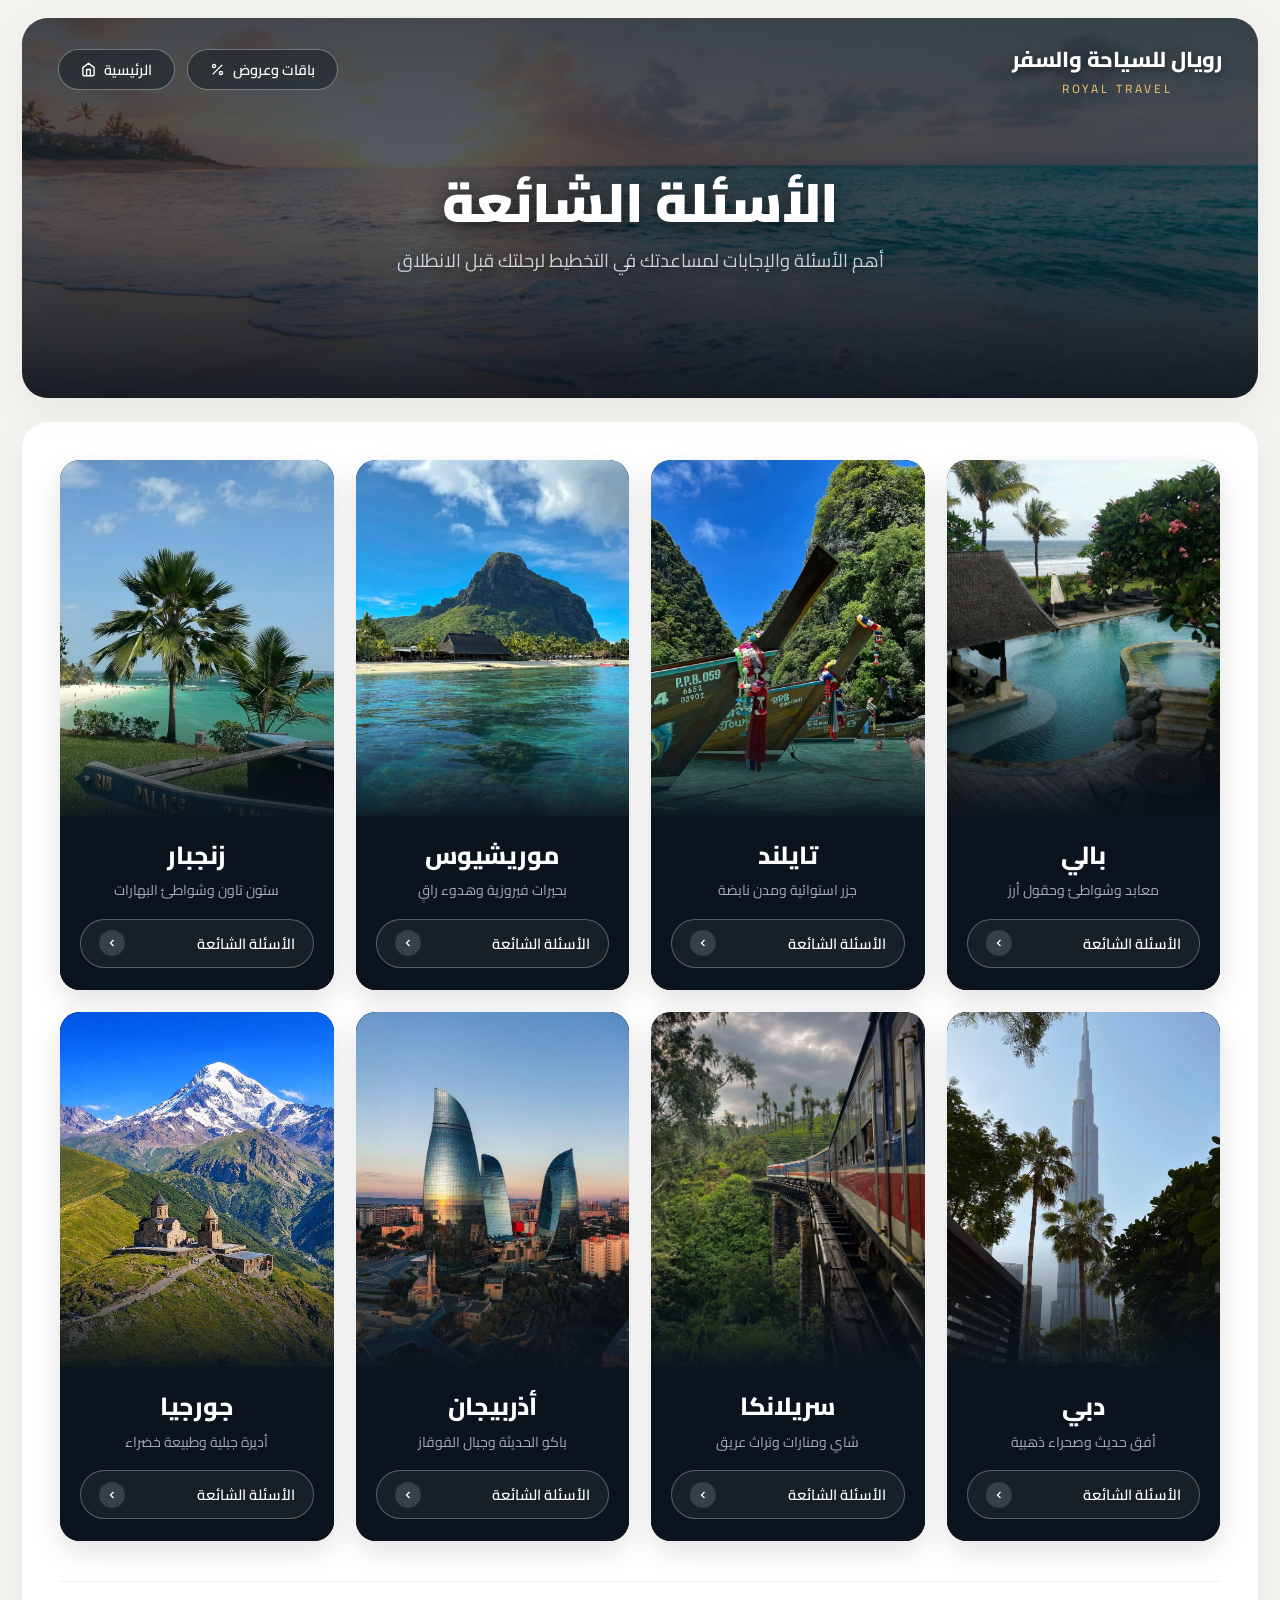
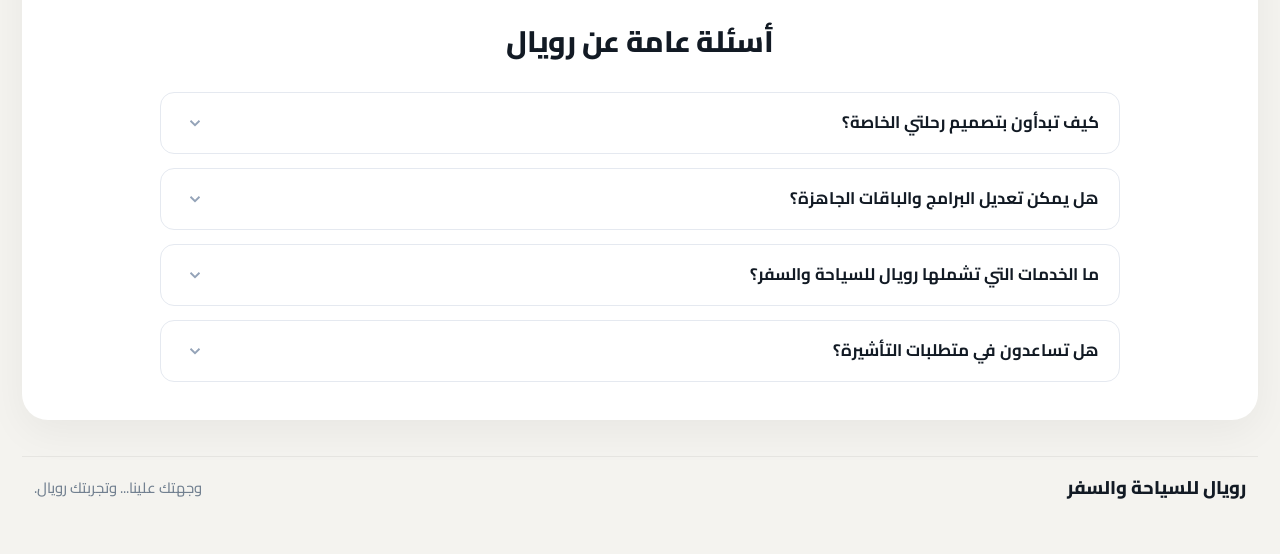
<file: faq.html>
<!DOCTYPE html>
<html lang="ar" dir="rtl">
<head>
  <meta charset="UTF-8">
  <meta name="viewport" content="width=device-width, initial-scale=1.0, viewport-fit=cover">
  <title>الأسئلة الشائعة | رويال للسياحة والسفر</title>
  <meta name="description" content="إليك أهم الأسئلة الشائعة والإجابات الشاملة لتخطيط رحلتك السياحية الفاخرة مع رويال للسياحة والسفر - تأشيرات، إجراءات الدخول، وأفضل الوجهات.">
  <link rel="preconnect" href="https://fonts.googleapis.com">
  <link rel="preconnect" href="https://fonts.gstatic.com" crossorigin>
  <link href="https://fonts.googleapis.com/css2?family=Cairo:wght@300;400;500;600;700;800;900&family=Tajawal:wght@300;400;500;700;800&display=swap" rel="stylesheet">
  <link rel="stylesheet" href="faq.css?v=1.2">
</head>
<body>

  <div class="page-container">

    <!-- ==================== HERO SECTION & NAVBAR ==================== -->
    <header class="faq-hero" id="faqHero">
      <!-- Background Layers -->
      <div class="hero-overlay"></div>
      <div class="hero-bg-layer" id="heroBgLayer" style="background-image: url('assets/faq/faq-hero.avif');"></div>

      <!-- Top Navbar Inside Hero -->
      <nav class="faq-top-navbar" aria-label="شريط التنقل العلوي">
        <!-- Brand Logo (Right side) -->
        <a href="index.html" class="brand-logo-wrap" title="العودة للصفحة الرئيسية">
          <span class="brand-name">رويال للسياحة والسفر</span>
          <span class="brand-en">ROYAL TRAVEL</span>
        </a>

        <!-- Nav Action Buttons (Left side) -->
        <div class="nav-actions-wrap">
          <button type="button" class="btn-nav-pill btn-back-countries" id="btnBackCountries" style="display: none;">
            <span>العودة إلى الدول</span>
            <svg width="15" height="15" viewBox="0 0 24 24" fill="none" stroke="currentColor" stroke-width="2.4" stroke-linecap="round" stroke-linejoin="round">
              <line x1="5" y1="12" x2="19" y2="12"></line>
              <polyline points="12 5 19 12 12 19"></polyline>
            </svg>
          </button>

          <a href="packages.html" class="btn-nav-pill btn-packages-link">
            <span>باقات وعروض</span>
            <svg width="15" height="15" viewBox="0 0 24 24" fill="none" stroke="currentColor" stroke-width="2.2" stroke-linecap="round" stroke-linejoin="round">
              <line x1="19" y1="5" x2="5" y2="19"></line>
              <circle cx="6.5" cy="6.5" r="2.5"></circle>
              <circle cx="17.5" cy="17.5" r="2.5"></circle>
            </svg>
          </a>

          <a href="index.html" class="btn-nav-pill btn-home-link">
            <span>الرئيسية</span>
            <svg width="15" height="15" viewBox="0 0 24 24" fill="none" stroke="currentColor" stroke-width="2.2" stroke-linecap="round" stroke-linejoin="round">
              <path d="M3 9l9-7 9 7v11a2 2 0 0 1-2 2H5a2 2 0 0 1-2-2z"></path>
              <polyline points="9 22 9 12 15 12 15 22"></polyline>
            </svg>
          </a>
        </div>
      </nav>

      <!-- Centered Hero Titles -->
      <div class="hero-inner-content">
        <h1 class="hero-main-heading" id="heroMainHeading">الأسئلة الشائعة</h1>
        <span class="hero-country-badge" id="heroCountryBadge" style="display: none;"></span>
        <p class="hero-subheading" id="heroSubheading">أهم الأسئلة والإجابات لمساعدتك في التخطيط لرحلتك قبل الانطلاق</p>
      </div>
    </header>

    <!-- ==================== MAIN WHITE CONTAINER ==================== -->
    <main class="faq-content-container">

      <!-- =============================================================
           VIEW 1: COUNTRIES CARDS GRID & GENERAL FAQ (Overview)
           ============================================================= -->
      <section class="destinations-grid-view" id="destinationsGridView">
        
        <!-- The 8 Destinations Grid (4 cols x 2 rows) -->
        <div class="countries-grid">

          <!-- 1. بالي -->
          <article class="dest-card-box" data-dest="bali" tabindex="0">
            <div class="dest-card-img-wrap">
              <img src="assets/faq/Bali.jpeg" alt="بالي" class="dest-card-img" loading="lazy">
              <div class="dest-card-overlay-grad"></div>
            </div>
            <div class="dest-card-body">
              <div>
                <h2 class="dest-card-title">بالي</h2>
                <p class="dest-card-sub">معابد وشواطئ وحقول أرز</p>
              </div>
              <button type="button" class="btn-card-faq" aria-label="عرض الأسئلة الشائعة لـ بالي">
                <span>الأسئلة الشائعة</span>
                <span class="card-arrow-circle">
                  <svg width="12" height="12" viewBox="0 0 24 24" fill="none" stroke="currentColor" stroke-width="2.5">
                    <polyline points="15 18 9 12 15 6"></polyline>
                  </svg>
                </span>
              </button>
            </div>
          </article>

          <!-- 2. تايلند -->
          <article class="dest-card-box" data-dest="thailand" tabindex="0">
            <div class="dest-card-img-wrap">
              <img src="assets/faq/Thailand.jpeg" alt="تايلند" class="dest-card-img" loading="lazy">
              <div class="dest-card-overlay-grad"></div>
            </div>
            <div class="dest-card-body">
              <div>
                <h2 class="dest-card-title">تايلند</h2>
                <p class="dest-card-sub">جزر استوائية ومدن نابضة</p>
              </div>
              <button type="button" class="btn-card-faq" aria-label="عرض الأسئلة الشائعة لـ تايلند">
                <span>الأسئلة الشائعة</span>
                <span class="card-arrow-circle">
                  <svg width="12" height="12" viewBox="0 0 24 24" fill="none" stroke="currentColor" stroke-width="2.5">
                    <polyline points="15 18 9 12 15 6"></polyline>
                  </svg>
                </span>
              </button>
            </div>
          </article>

          <!-- 3. موريشيوس -->
          <article class="dest-card-box" data-dest="mauritius" tabindex="0">
            <div class="dest-card-img-wrap">
              <img src="assets/faq/Mauritius.jpeg" alt="موريشيوس" class="dest-card-img" loading="lazy">
              <div class="dest-card-overlay-grad"></div>
            </div>
            <div class="dest-card-body">
              <div>
                <h2 class="dest-card-title">موريشيوس</h2>
                <p class="dest-card-sub">بحيرات فيروزية وهدوء راقٍ</p>
              </div>
              <button type="button" class="btn-card-faq" aria-label="عرض الأسئلة الشائعة لـ موريشيوس">
                <span>الأسئلة الشائعة</span>
                <span class="card-arrow-circle">
                  <svg width="12" height="12" viewBox="0 0 24 24" fill="none" stroke="currentColor" stroke-width="2.5">
                    <polyline points="15 18 9 12 15 6"></polyline>
                  </svg>
                </span>
              </button>
            </div>
          </article>

          <!-- 4. زنجبار -->
          <article class="dest-card-box" data-dest="zanzibar" tabindex="0">
            <div class="dest-card-img-wrap">
              <img src="assets/faq/Zanzibar.jpeg" alt="زنجبار" class="dest-card-img" loading="lazy">
              <div class="dest-card-overlay-grad"></div>
            </div>
            <div class="dest-card-body">
              <div>
                <h2 class="dest-card-title">زنجبار</h2>
                <p class="dest-card-sub">ستون تاون وشواطئ البهارات</p>
              </div>
              <button type="button" class="btn-card-faq" aria-label="عرض الأسئلة الشائعة لـ زنجبار">
                <span>الأسئلة الشائعة</span>
                <span class="card-arrow-circle">
                  <svg width="12" height="12" viewBox="0 0 24 24" fill="none" stroke="currentColor" stroke-width="2.5">
                    <polyline points="15 18 9 12 15 6"></polyline>
                  </svg>
                </span>
              </button>
            </div>
          </article>

          <!-- 5. دبي -->
          <article class="dest-card-box" data-dest="dubai" tabindex="0">
            <div class="dest-card-img-wrap">
              <img src="assets/faq/Dubai.jpeg" alt="دبي" class="dest-card-img card-img-dubai" loading="lazy">
              <div class="dest-card-overlay-grad"></div>
            </div>
            <div class="dest-card-body">
              <div>
                <h2 class="dest-card-title">دبي</h2>
                <p class="dest-card-sub">أفق حديث وصحراء ذهبية</p>
              </div>
              <button type="button" class="btn-card-faq" aria-label="عرض الأسئلة الشائعة لـ دبي">
                <span>الأسئلة الشائعة</span>
                <span class="card-arrow-circle">
                  <svg width="12" height="12" viewBox="0 0 24 24" fill="none" stroke="currentColor" stroke-width="2.5">
                    <polyline points="15 18 9 12 15 6"></polyline>
                  </svg>
                </span>
              </button>
            </div>
          </article>

          <!-- 6. سريلانكا -->
          <article class="dest-card-box" data-dest="srilanka" tabindex="0">
            <div class="dest-card-img-wrap">
              <img src="assets/faq/Sri Lanka.jpeg" alt="سريلانكا" class="dest-card-img" loading="lazy">
              <div class="dest-card-overlay-grad"></div>
            </div>
            <div class="dest-card-body">
              <div>
                <h2 class="dest-card-title">سريلانكا</h2>
                <p class="dest-card-sub">شاي ومنارات وتراث عريق</p>
              </div>
              <button type="button" class="btn-card-faq" aria-label="عرض الأسئلة الشائعة لـ سريلانكا">
                <span>الأسئلة الشائعة</span>
                <span class="card-arrow-circle">
                  <svg width="12" height="12" viewBox="0 0 24 24" fill="none" stroke="currentColor" stroke-width="2.5">
                    <polyline points="15 18 9 12 15 6"></polyline>
                  </svg>
                </span>
              </button>
            </div>
          </article>

          <!-- 7. أذربيجان -->
          <article class="dest-card-box" data-dest="azerbaijan" tabindex="0">
            <div class="dest-card-img-wrap">
              <img src="assets/faq/Azerbaijan.jpeg" alt="أذربيجان" class="dest-card-img card-img-azerbaijan" loading="lazy">
              <div class="dest-card-overlay-grad"></div>
            </div>
            <div class="dest-card-body">
              <div>
                <h2 class="dest-card-title">أذربيجان</h2>
                <p class="dest-card-sub">باكو الحديثة وجبال القوقاز</p>
              </div>
              <button type="button" class="btn-card-faq" aria-label="عرض الأسئلة الشائعة لـ أذربيجان">
                <span>الأسئلة الشائعة</span>
                <span class="card-arrow-circle">
                  <svg width="12" height="12" viewBox="0 0 24 24" fill="none" stroke="currentColor" stroke-width="2.5">
                    <polyline points="15 18 9 12 15 6"></polyline>
                  </svg>
                </span>
              </button>
            </div>
          </article>

          <!-- 8. جورجيا -->
          <article class="dest-card-box" data-dest="georgia" tabindex="0">
            <div class="dest-card-img-wrap">
              <img src="assets/faq/Georgia.jpeg" alt="جورجيا" class="dest-card-img card-img-georgia" loading="lazy">
              <div class="dest-card-overlay-grad"></div>
            </div>
            <div class="dest-card-body">
              <div>
                <h2 class="dest-card-title">جورجيا</h2>
                <p class="dest-card-sub">أديرة جبلية وطبيعة خضراء</p>
              </div>
              <button type="button" class="btn-card-faq" aria-label="عرض الأسئلة الشائعة لـ جورجيا">
                <span>الأسئلة الشائعة</span>
                <span class="card-arrow-circle">
                  <svg width="12" height="12" viewBox="0 0 24 24" fill="none" stroke="currentColor" stroke-width="2.5">
                    <polyline points="15 18 9 12 15 6"></polyline>
                  </svg>
                </span>
              </button>
            </div>
          </article>

        </div>



        <!-- General Royal FAQ Section -->
        <section class="general-faq-section">
          <h2 class="section-centered-title">أسئلة عامة عن رويال</h2>

          <div class="accordion-list" id="generalAccordionList">
            
            <!-- Question 1 -->
            <div class="faq-acc-card">
              <button type="button" class="faq-acc-header" aria-expanded="false">
                <span class="faq-acc-title">كيف تبدأون بتصميم رحلتي الخاصة؟</span>
                <span class="faq-acc-chevron">
                  <svg width="18" height="18" viewBox="0 0 24 24" fill="none" stroke="currentColor" stroke-width="2.5">
                    <polyline points="6 9 12 15 18 9"></polyline>
                  </svg>
                </span>
              </button>
              <div class="faq-acc-body">
                <div class="faq-acc-content-box">
                  <p>نبدأ بالاستماع بعناية لرغباتك وتفضيلاتك (الوجهة المفضلة، مدة الإقامة، عدد المسافرين، نمط السفر، والميزانية)، ثم يتولى مستشار السفر الخاص بك رسم برنامج متكامل ومفصل بدقة متناهية يشمل حجوزات الطيران، الفنادق والمنتجعات الفاخرة، استقبال المطار VIP، والسيارات الخاصة مع مرشدين سياحيين محترفين.</p>
                </div>
              </div>
            </div>

            <!-- Question 2 -->
            <div class="faq-acc-card">
              <button type="button" class="faq-acc-header" aria-expanded="false">
                <span class="faq-acc-title">هل يمكن تعديل البرامج والباقات الجاهزة؟</span>
                <span class="faq-acc-chevron">
                  <svg width="18" height="18" viewBox="0 0 24 24" fill="none" stroke="currentColor" stroke-width="2.5">
                    <polyline points="6 9 12 15 18 9"></polyline>
                  </svg>
                </span>
              </button>
              <div class="faq-acc-body">
                <div class="faq-acc-content-box">
                  <p>بكل تأكيد، جميع برامجنا قابلة للتخصيص بنسبة 100%. يمكنك زيادة أو تقليل عدد الأيام، ترقية نوع الغرف والأجنحة الفندقية، إضافة أنشطة وجولات حصرية، أو تعديل مسار التنقلات بما يناسب جدولكم الخاص تماماً.</p>
                </div>
              </div>
            </div>

            <!-- Question 3 -->
            <div class="faq-acc-card">
              <button type="button" class="faq-acc-header" aria-expanded="false">
                <span class="faq-acc-title">ما الخدمات التي تشملها رويال للسياحة والسفر؟</span>
                <span class="faq-acc-chevron">
                  <svg width="18" height="18" viewBox="0 0 24 24" fill="none" stroke="currentColor" stroke-width="2.5">
                    <polyline points="6 9 12 15 18 9"></polyline>
                  </svg>
                </span>
              </button>
              <div class="faq-acc-body">
                <div class="faq-acc-content-box">
                  <p>نقدم منظومة سفر متكاملة تشمل: تذاكر الطيران على جميع الدرجات العالمية، حجوزات الفنادق والفلل الخاصة، الاستقبال والتوديع VIP في المطارات، توفير سيارات فارهة بسائقين خاصين يتحدثون العربية أو الإنجليزية، تنظيم رحلات اليخوت والجولات الخاصة، وإصدار وثائق التأمين السياحي المعتمدة.</p>
                </div>
              </div>
            </div>

            <!-- Question 4 -->
            <div class="faq-acc-card">
              <button type="button" class="faq-acc-header" aria-expanded="false">
                <span class="faq-acc-title">هل تساعدون في متطلبات التأشيرة؟</span>
                <span class="faq-acc-chevron">
                  <svg width="18" height="18" viewBox="0 0 24 24" fill="none" stroke="currentColor" stroke-width="2.5">
                    <polyline points="6 9 12 15 18 9"></polyline>
                  </svg>
                </span>
              </button>
              <div class="faq-acc-body">
                <div class="faq-acc-content-box">
                  <p>نعم، يقدم فريقنا استشارات وإرشادات شاملة حول متطلبات تأشيرات الدخول لمختلف الوجهات العالمية، وتجهيز كافة المستندات الداعمة (حجوزات طيران وفنادق مؤكدة وتأمين سفر معتمد)، وحجز مواعيد السفارات والمراكز الرسمية لضمان سرعة إنجاز المعاملات.</p>
                </div>
              </div>
            </div>

          </div>
        </section>

      </section>

      <!-- =============================================================
           VIEW 2: COUNTRY SPECIFIC FAQ VIEW (Dynamic Container)
           ============================================================= -->
      <section class="country-detail-view hidden" id="countryDetailView">
        
        <!-- Country Specific Accordion List (Generated via faq.js) -->
        <div class="accordion-list" id="countryAccordionList">
          <!-- Populated dynamically with square dark icons and custom questions -->
        </div>



        <!-- Action Buttons -->
        <div class="country-faq-actions-bar">
          <button type="button" class="btn-start-planning" id="btnStartPlanning">
            <span>ابدأ تصميم رحلتك</span>
          </button>
          
          <button type="button" class="btn-other-destinations" id="btnOtherDestinations">
            <span>وجهات أخرى</span>
          </button>
        </div>

      </section>

    </main>

    <!-- ==================== FOOTER ==================== -->
    <footer class="faq-footer">
      <div class="footer-brand">
        <span>رويال للسياحة والسفر</span>
      </div>
      <div class="footer-slogan">
        <span>وجهتك علينا... وتجربتك رويال.</span>
      </div>
    </footer>

  </div> <!-- End page-container -->

  <script src="faq.js?v=1.2"></script>
</body>
</html>
</file>
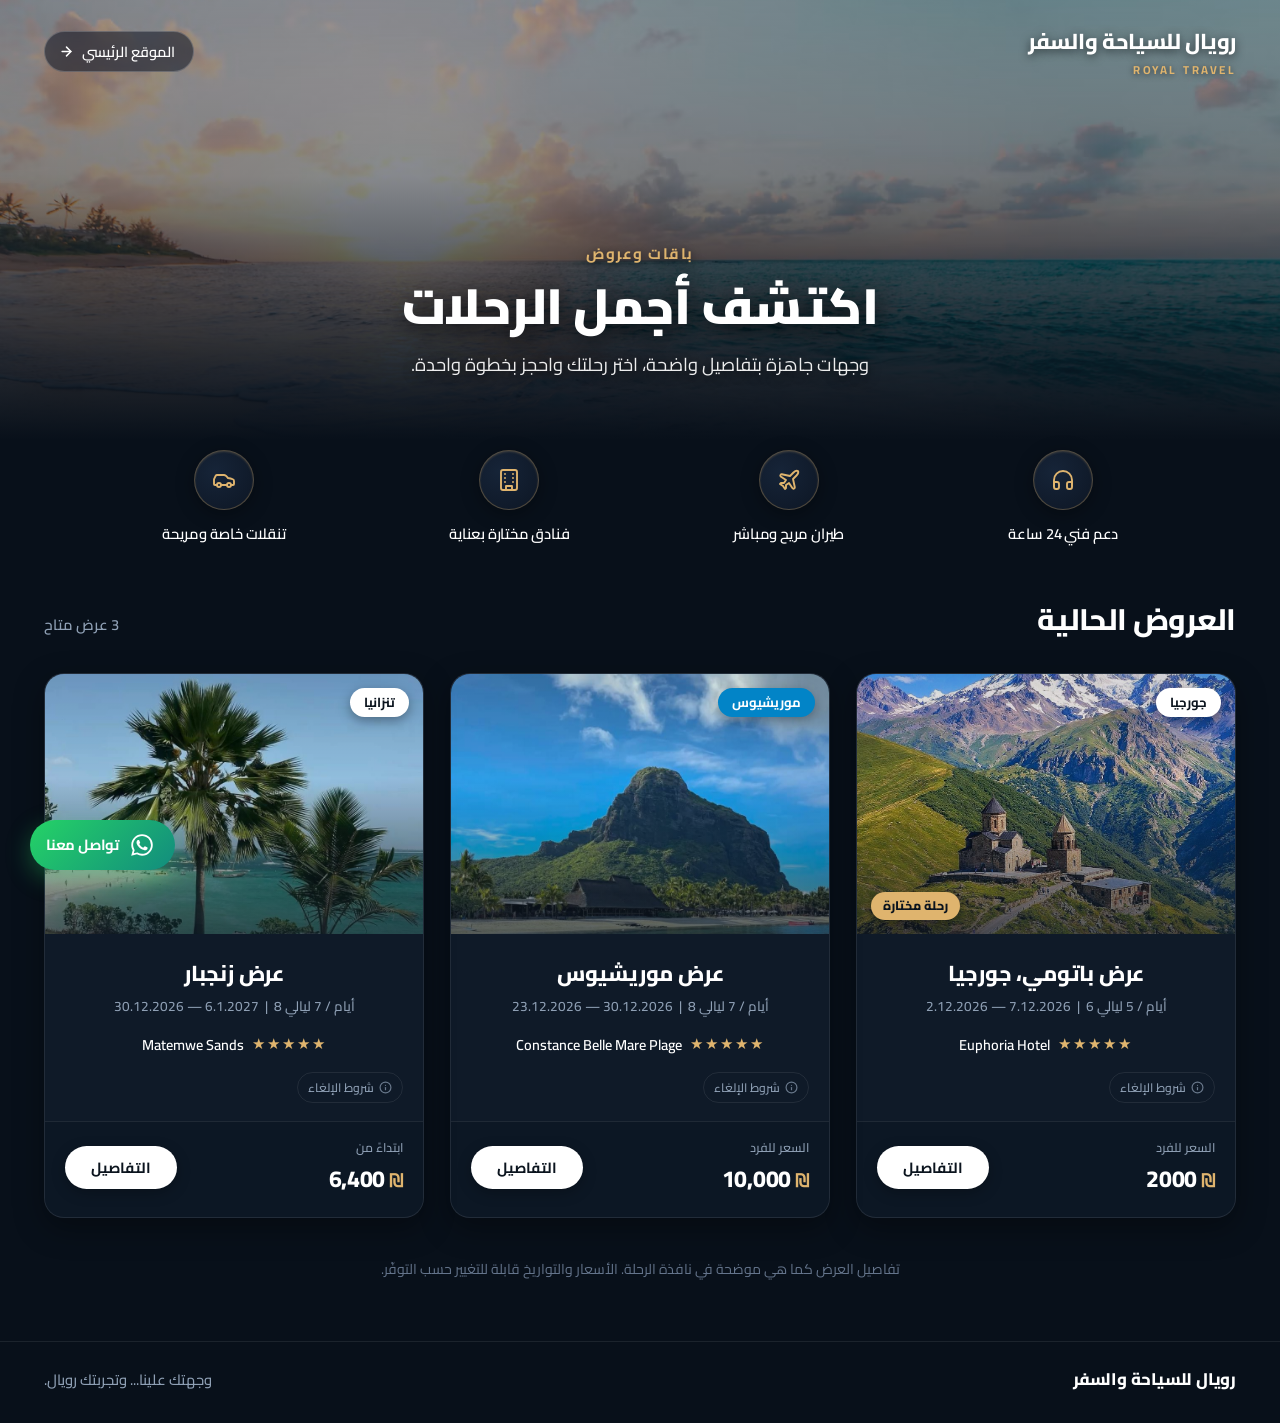
<file: packages.html>
<!DOCTYPE html>
<html lang="ar" dir="rtl">
<head>
  <meta charset="UTF-8">
  <meta name="viewport" content="width=device-width, initial-scale=1.0, viewport-fit=cover">
  <title>باقات وعروض السفر الفاخرة | رويال للسياحة والسفر</title>
  <meta name="description" content="اكتشف أجمل الرحلات مع رويال للسياحة والسفر. باقات وعروض حصرية: جورجيا، موريشيوس، وزنجبار بتفاصيل واضحة وخدمات VIP متكاملة.">
  <link rel="preconnect" href="https://fonts.googleapis.com">
  <link rel="preconnect" href="https://fonts.gstatic.com" crossorigin>
  <link href="https://fonts.googleapis.com/css2?family=Cairo:wght@300;400;500;600;700;800;900&family=Tajawal:wght@300;400;500;700;800&display=swap" rel="stylesheet">
  <link rel="stylesheet" href="packages.css?v=2.6">
</head>
<body class="packages-dark-theme">

  <!-- ==================== MAIN PAGE CONTAINER ==================== -->
  <div class="page-container">

    <!-- ==================== HERO SECTION & TOP NAVBAR ==================== -->
    <header class="packages-hero" id="packagesHero">
      <!-- Panoramic Mountain Background Layer -->
      <div class="hero-bg-layer" id="heroBgLayer"></div>
      <div class="hero-gradient-overlay"></div>

      <!-- Top Navbar Inside Hero -->
      <nav class="packages-top-nav" aria-label="شريط التنقل العلوي">
        <!-- Brand Logo (Right side in RTL) -->
        <a href="index.html" class="brand-logo-wrap" title="العودة للصفحة الرئيسية">
          <span class="brand-name">رويال للسياحة والسفر</span>
          <span class="brand-sub">ROYAL TRAVEL</span>
        </a>

        <!-- Return to Home Button (Left side in RTL) -->
        <div class="nav-actions-wrap">
          <a href="index.html" class="btn-nav-pill btn-back-home" title="العودة للموقع الرئيسي">
            <span>الموقع الرئيسي</span>
            <svg width="15" height="15" viewBox="0 0 24 24" fill="none" stroke="currentColor" stroke-width="2.4" stroke-linecap="round" stroke-linejoin="round" aria-hidden="true">
              <line x1="5" y1="12" x2="19" y2="12"></line>
              <polyline points="12 5 19 12 12 19"></polyline>
            </svg>
          </a>
        </div>
      </nav>

      <!-- Centered Hero Titles -->
      <div class="hero-inner-content">
        <span class="hero-top-tag">باقات وعروض</span>
        <h1 class="hero-main-title">اكتشف أجمل الرحلات</h1>
        <p class="hero-subtitle">وجهات جاهزة بتفاصيل واضحة، اختر رحلتك واحجز بخطوة واحدة.</p>
      </div>
    </header>

    <!-- ==================== HIGHLIGHTS BAR (4 Circular Features) ==================== -->
    <section class="features-bar-section" aria-label="مميزات رويال للسياحة">
      <div class="features-bar-grid">

        <!-- 1. دعم فني 24 ساعة (Rightmost in RTL) -->
        <div class="feature-item">
          <div class="feature-icon-circle">
            <!-- 24/7 Support Headset SVG -->
            <svg width="24" height="24" viewBox="0 0 24 24" fill="none" stroke="currentColor" stroke-width="1.9" stroke-linecap="round" stroke-linejoin="round">
              <path d="M3 18v-6a9 9 0 0 1 18 0v6"></path>
              <path d="M21 19a2 2 0 0 1-2 2h-1a2 2 0 0 1-2-2v-3a2 2 0 0 1 2-2h3zM3 19a2 2 0 0 0 2 2h1a2 2 0 0 0 2-2v-3a2 2 0 0 0-2-2H3z"></path>
            </svg>
          </div>
          <span class="feature-title">دعم فني 24 ساعة</span>
        </div>

        <!-- 2. طيران مريح ومباشر -->
        <div class="feature-item">
          <div class="feature-icon-circle">
            <!-- Direct Flight Airplane SVG -->
            <svg width="24" height="24" viewBox="0 0 24 24" fill="none" stroke="currentColor" stroke-width="1.9" stroke-linecap="round" stroke-linejoin="round">
              <path d="M17.8 19.2 16 11l3.5-3.5C21 6 21.5 4 21 3c-1-.5-3 0-4.5 1.5L13 8 4.8 6.2c-.5-.1-.9.1-1.1.5l-.3.5c-.2.5-.1 1 .3 1.3L9 12l-2 3H4l-1 1 3 2 2 3 1-1v-3l3-2 3.5 5.3c.3.4.8.5 1.3.3l.5-.3c.4-.2.6-.6.5-1.1z"/>
            </svg>
          </div>
          <span class="feature-title">طيران مريح ومباشر</span>
        </div>

        <!-- 3. فنادق مختارة بعناية -->
        <div class="feature-item">
          <div class="feature-icon-circle">
            <!-- Selected Hotel Building SVG -->
            <svg width="24" height="24" viewBox="0 0 24 24" fill="none" stroke="currentColor" stroke-width="1.9" stroke-linecap="round" stroke-linejoin="round">
              <rect x="4" y="2" width="16" height="20" rx="2" ry="2"></rect>
              <path d="M9 22v-4h6v4"></path>
              <path d="M8 6h.01M16 6h.01M8 10h.01M16 10h.01M8 14h.01M16 14h.01"></path>
            </svg>
          </div>
          <span class="feature-title">فنادق مختارة بعناية</span>
        </div>

        <!-- 4. تنقلات خاصة ومريحة (Leftmost in RTL) -->
        <div class="feature-item">
          <div class="feature-icon-circle">
            <!-- VIP Car Transport SVG -->
            <svg width="24" height="24" viewBox="0 0 24 24" fill="none" stroke="currentColor" stroke-width="1.9" stroke-linecap="round" stroke-linejoin="round">
              <path d="M19 17h2c.6 0 1-.4 1-1v-3c0-.9-.7-1.7-1.5-1.9C18.7 10.6 16 10 16 10s-1.3-1.4-2.2-2.3c-.5-.4-1.1-.7-1.8-.7H5c-.6 0-1.1.4-1.4.9l-1.4 2.9C2.1 11.2 2 11.6 2 12v4c0 .6.4 1 1 1h2"></path>
              <circle cx="7" cy="17" r="2"></circle>
              <path d="M9 17h6"></path>
              <circle cx="17" cy="17" r="2"></circle>
            </svg>
          </div>
          <span class="feature-title">تنقلات خاصة ومريحة</span>
        </div>

      </div>
    </section>

    <!-- ==================== OFFERS SECTION ==================== -->
    <main class="packages-main-content" id="packagesContent">

      <!-- Section Header Row -->
      <div class="offers-header-row">
        <h2 class="offers-main-heading">العروض الحالية</h2>
        <span class="offers-counter">3 عرض متاح</span>
      </div>

      <!-- The 3 Current Offer Cards Grid -->
      <div class="offers-cards-grid">

        <!-- 1. عرض باتومي، جورجيا (Right Card in RTL) -->
        <article class="offer-card" data-package="batumi" tabindex="0">
          <!-- Card Media Wrap -->
          <div class="offer-card-media">
            <img src="assets/faq/Georgia.jpeg" 
                 alt="عرض باتومي، جورجيا" 
                 class="offer-img" 
                 loading="lazy">
            <div class="offer-media-overlay"></div>
            
            <!-- Top Right Badge: جورجيا -->
            <span class="badge-country badge-georgia">جورجيا</span>

            <!-- Bottom Left Badge: رحلة مختارة -->
            <span class="badge-featured">رحلة مختارة</span>
          </div>

          <!-- Card Content Body -->
          <div class="offer-card-body">
            <h3 class="offer-title">عرض باتومي، جورجيا</h3>
            <p class="offer-dates">2.12.2026 — 7.12.2026 &nbsp;|&nbsp; 6 أيام / 5 ليالي</p>
            
            <div class="offer-hotel-wrap">
              <span class="hotel-stars" aria-label="تقييم 5 نجوم">★★★★★</span>
              <span class="hotel-name">Euphoria Hotel</span>
            </div>

            <button type="button" class="btn-cancel-terms" data-action="cancel-terms" data-package="batumi">
              <svg width="13" height="13" viewBox="0 0 24 24" fill="none" stroke="currentColor" stroke-width="2.2" stroke-linecap="round" stroke-linejoin="round" aria-hidden="true">
                <circle cx="12" cy="12" r="10"></circle>
                <line x1="12" y1="16" x2="12" y2="12"></line>
                <line x1="12" y1="8" x2="12.01" y2="8"></line>
              </svg>
              <span>شروط الإلغاء</span>
            </button>
          </div>

          <!-- Card Footer Row -->
          <div class="offer-card-footer">
            <div class="price-block">
              <span class="price-label">السعر للفرد</span>
              <div class="price-val-wrap" dir="rtl">
                <span class="currency-symbol">₪</span>
                <span class="price-num">2000</span>
              </div>
            </div>
            <button type="button" class="btn-offer-details" data-action="details" data-package="batumi">
              التفاصيل
            </button>
          </div>
        </article>

        <!-- 2. عرض موريشيوس (Middle Card) -->
        <article class="offer-card" data-package="mauritius" tabindex="0">
          <!-- Card Media Wrap -->
          <div class="offer-card-media">
            <img src="assets/faq/Mauritius.jpeg" 
                 alt="عرض موريشيوس" 
                 class="offer-img offer-img-mauritius" 
                 loading="lazy">
            <div class="offer-media-overlay"></div>
            
            <!-- Top Right Badge: موريشيوس (Cyan / Blue) -->
            <span class="badge-country badge-mauritius">موريشيوس</span>
          </div>

          <!-- Card Content Body -->
          <div class="offer-card-body">
            <h3 class="offer-title">عرض موريشيوس</h3>
            <p class="offer-dates">23.12.2026 — 30.12.2026 &nbsp;|&nbsp; 8 أيام / 7 ليالي</p>
            
            <div class="offer-hotel-wrap">
              <span class="hotel-stars" aria-label="تقييم 5 نجوم">★★★★★</span>
              <span class="hotel-name">Constance Belle Mare Plage</span>
            </div>

            <button type="button" class="btn-cancel-terms" data-action="cancel-terms" data-package="mauritius">
              <svg width="13" height="13" viewBox="0 0 24 24" fill="none" stroke="currentColor" stroke-width="2.2" stroke-linecap="round" stroke-linejoin="round" aria-hidden="true">
                <circle cx="12" cy="12" r="10"></circle>
                <line x1="12" y1="16" x2="12" y2="12"></line>
                <line x1="12" y1="8" x2="12.01" y2="8"></line>
              </svg>
              <span>شروط الإلغاء</span>
            </button>
          </div>

          <!-- Card Footer Row -->
          <div class="offer-card-footer">
            <div class="price-block">
              <span class="price-label">السعر للفرد</span>
              <div class="price-val-wrap" dir="rtl">
                <span class="currency-symbol">₪</span>
                <span class="price-num">10,000</span>
              </div>
            </div>
            <button type="button" class="btn-offer-details" data-action="details" data-package="mauritius">
              التفاصيل
            </button>
          </div>
        </article>

        <!-- 3. عرض زنجبار (Left Card in RTL) -->
        <article class="offer-card" data-package="zanzibar" tabindex="0">
          <!-- Card Media Wrap -->
          <div class="offer-card-media">
            <img src="assets/faq/Zanzibar.jpeg" 
                 alt="عرض زنجبار" 
                 class="offer-img" 
                 loading="lazy">
            <div class="offer-media-overlay"></div>
            
            <!-- Top Right Badge: تنزانيا -->
            <span class="badge-country badge-tanzania">تنزانيا</span>
          </div>

          <!-- Card Content Body -->
          <div class="offer-card-body">
            <h3 class="offer-title">عرض زنجبار</h3>
            <p class="offer-dates">30.12.2026 — 6.1.2027 &nbsp;|&nbsp; 8 أيام / 7 ليالي</p>
            
            <div class="offer-hotel-wrap">
              <span class="hotel-stars" aria-label="تقييم 5 نجوم">★★★★★</span>
              <span class="hotel-name">Matemwe Sands</span>
            </div>

            <button type="button" class="btn-cancel-terms" data-action="cancel-terms" data-package="zanzibar">
              <svg width="13" height="13" viewBox="0 0 24 24" fill="none" stroke="currentColor" stroke-width="2.2" stroke-linecap="round" stroke-linejoin="round" aria-hidden="true">
                <circle cx="12" cy="12" r="10"></circle>
                <line x1="12" y1="16" x2="12" y2="12"></line>
                <line x1="12" y1="8" x2="12.01" y2="8"></line>
              </svg>
              <span>شروط الإلغاء</span>
            </button>
          </div>

          <!-- Card Footer Row -->
          <div class="offer-card-footer">
            <div class="price-block">
              <span class="price-label">ابتداءً من</span>
              <div class="price-val-wrap" dir="rtl">
                <span class="currency-symbol">₪</span>
                <span class="price-num">6,400</span>
              </div>
            </div>
            <button type="button" class="btn-offer-details" data-action="details" data-package="zanzibar">
              التفاصيل
            </button>
          </div>
        </article>

      </div> <!-- End offers-cards-grid -->

      <!-- Bottom Disclaimer Text -->
      <p class="offers-disclaimer">
        تفاصيل العرض كما هي موضحة في نافذة الرحلة. الأسعار والتواريخ قابلة للتغيير حسب التوفّر.
      </p>

    </main>

    <!-- ==================== FOOTER SECTION ==================== -->
    <footer class="packages-bottom-bar">
      <div class="bottom-bar-inner">
        <span class="bar-brand">رويال للسياحة والسفر</span>
        <span class="bar-slogan">وجهتك علينا... وتجربتك رويال.</span>
      </div>
    </footer>

  </div> <!-- End page-container -->

  <!-- ==================== TRIP DETAILS POPUP MODAL (Matching Exact Accordion Design) ==================== -->
  <div class="luxury-modal" id="tripDetailsModal" aria-hidden="true" role="dialog" aria-labelledby="modalTripTitle">
    <div class="modal-backdrop" id="tripDetailsBackdrop"></div>
    <div class="modal-card modal-card-accordion">

      <!-- Modal Top Header -->
      <div class="modal-header-accordion">
        <div class="modal-header-top-row">
          <span class="modal-royal-pick">مختارة من رويال</span>
          <button type="button" class="btn-modal-close-acc" id="btnCloseTripDetails" aria-label="إغلاق النافذة">
            <svg width="15" height="15" viewBox="0 0 24 24" fill="none" stroke="currentColor" stroke-width="2.6" stroke-linecap="round" stroke-linejoin="round">
              <line x1="18" y1="6" x2="6" y2="18"></line>
              <line x1="6" y1="6" x2="18" y2="18"></line>
            </svg>
          </button>
        </div>
        <h3 class="modal-title-acc" id="modalTripTitle">عرض باتومي، جورجيا</h3>
        <p class="modal-subtitle-acc" id="modalTripSubtitle">تفاصيل الباقة وصور الفندق</p>
      </div>

      <!-- Modal Scrollable Accordion Body -->
      <div class="modal-accordion-scroll" id="modalAccordionScroll">

        <!-- Accordion Item 1: التواريخ -->
        <div class="acc-panel" id="accPanel1">
          <button type="button" class="acc-header-btn" data-panel="1" aria-expanded="false">
            <div class="acc-header-right">
              <span class="acc-number-badge">1</span>
              <span class="acc-header-title">التواريخ</span>
            </div>
            <span class="acc-chevron">
              <svg width="16" height="16" viewBox="0 0 24 24" fill="none" stroke="currentColor" stroke-width="2.5" stroke-linecap="round" stroke-linejoin="round">
                <polyline points="6 9 12 15 18 9"></polyline>
              </svg>
            </span>
          </button>
          <div class="acc-content" id="accContent1">
            <div class="acc-rows-list">
              <div class="acc-info-row">
                <span class="acc-info-label">اسم الوجهة</span>
                <span class="acc-info-val" id="accDestName">باتومي، جورجيا</span>
              </div>
              <div class="acc-info-row">
                <span class="acc-info-label">تاريخ الرحلة - من</span>
                <span class="acc-info-val" id="accDateFrom">2.12.2026</span>
              </div>
              <div class="acc-info-row">
                <span class="acc-info-label">تاريخ الرحلة - إلى</span>
                <span class="acc-info-val" id="accDateTo">7.12.2026</span>
              </div>
              <div class="acc-info-row">
                <span class="acc-info-label">عدد الأيام</span>
                <span class="acc-info-val" id="accDaysCount">6</span>
              </div>
              <div class="acc-info-row">
                <span class="acc-info-label">عدد الليالي</span>
                <span class="acc-info-val" id="accNightsCount">5</span>
              </div>
            </div>
          </div>
        </div>

        <!-- Accordion Item 2: الفندق والإقامة -->
        <div class="acc-panel" id="accPanel2">
          <button type="button" class="acc-header-btn" data-panel="2" aria-expanded="false">
            <div class="acc-header-right">
              <span class="acc-number-badge">2</span>
              <span class="acc-header-title">الفندق والإقامة</span>
            </div>
            <span class="acc-chevron">
              <svg width="16" height="16" viewBox="0 0 24 24" fill="none" stroke="currentColor" stroke-width="2.5" stroke-linecap="round" stroke-linejoin="round">
                <polyline points="6 9 12 15 18 9"></polyline>
              </svg>
            </span>
          </button>
          <div class="acc-content" id="accContent2">
            <div class="acc-rows-list">
              <div class="acc-info-row">
                <span class="acc-info-label">اسم الفندق</span>
                <span class="acc-info-val" id="accHotelName">Euphoria Hotel</span>
              </div>
              <div class="acc-info-row">
                <span class="acc-info-label">تقييم الفندق</span>
                <span class="acc-info-val acc-stars-val" id="accHotelStars">★★★★★</span>
              </div>
              <div class="acc-info-row">
                <span class="acc-info-label">نوع الغرفة</span>
                <span class="acc-info-val" id="accRoomType">غرفة ستاندر</span>
              </div>
            </div>

            <!-- Hotel Photos Carousel Slider -->
            <div class="hotel-carousel-wrap">
              <div class="hotel-carousel-frame">
                <img src="assets/faq/Georgia.jpeg" alt="واجهة فندق إيفوريا باتومي" class="hotel-carousel-img" id="hotelCarouselImg">
                <div class="carousel-overlay-grad"></div>
                <button type="button" class="carousel-nav-btn btn-prev-slide" id="btnPrevHotelImg" aria-label="الصورة السابقة">
                  <svg width="14" height="14" viewBox="0 0 24 24" fill="none" stroke="currentColor" stroke-width="2.5">
                    <polyline points="15 18 9 12 15 6"></polyline>
                  </svg>
                </button>
                <button type="button" class="carousel-nav-btn btn-next-slide" id="btnNextHotelImg" aria-label="الصورة التالية">
                  <svg width="14" height="14" viewBox="0 0 24 24" fill="none" stroke="currentColor" stroke-width="2.5">
                    <polyline points="9 18 15 12 9 6"></polyline>
                  </svg>
                </button>
                <span class="hotel-carousel-caption" id="hotelCarouselCaption">واجهة فندق إيفوريا باتومي</span>
                <span class="hotel-carousel-counter" id="hotelCarouselCounter">1/4</span>
              </div>
            </div>
          </div>
        </div>

        <!-- Accordion Item 3: الطيران -->
        <div class="acc-panel" id="accPanel3">
          <button type="button" class="acc-header-btn" data-panel="3" aria-expanded="false">
            <div class="acc-header-right">
              <span class="acc-number-badge">3</span>
              <span class="acc-header-title">الطيران</span>
            </div>
            <span class="acc-chevron">
              <svg width="16" height="16" viewBox="0 0 24 24" fill="none" stroke="currentColor" stroke-width="2.5" stroke-linecap="round" stroke-linejoin="round">
                <polyline points="6 9 12 15 18 9"></polyline>
              </svg>
            </span>
          </button>
          <div class="acc-content" id="accContent3">
            
            <!-- Dynamic Flight Cards Container (2 cards for Batumi/Zanzibar, 4 cards for Mauritius) -->
            <div id="accFlightsCardsContainer"></div>

            <!-- Time badges quick summary (shown when package has summary pills) -->
            <div class="flight-summary-pills" id="flightSummaryPills">
              <span class="summary-pill" id="sumPillDept"><span class="sum-pill-label">ذهاب</span> <span class="sum-pill-time">07:45-12:00</span></span>
              <span class="summary-pill" id="sumPillReturn"><span class="sum-pill-label">عودة</span> <span class="sum-pill-time">13:25-13:55</span></span>
            </div>

            <!-- Key-Value Flight Rows (Rendered dynamically per package) -->
            <div class="acc-rows-list" id="accFlightRowsList"></div>

            <!-- In-Flight Price Highlight Box -->
            <div class="flight-price-highlight">
              <span class="highlight-label" id="flightBoxLabel">السعر للفرد</span>
              <div class="highlight-val-wrap">
                <span class="highlight-price" id="flightBoxPrice">₪ 2000</span>
                <span class="highlight-sub" id="flightBoxSub">للفرد الواحد بالغرفة الزوجية</span>
              </div>
            </div>

          </div>
        </div>

        <!-- Accordion Item 4: خدمات أخرى -->
        <div class="acc-panel" id="accPanel4">
          <button type="button" class="acc-header-btn" data-panel="4" aria-expanded="false">
            <div class="acc-header-right">
              <span class="acc-number-badge">4</span>
              <span class="acc-header-title">خدمات أخرى</span>
            </div>
            <span class="acc-chevron">
              <svg width="16" height="16" viewBox="0 0 24 24" fill="none" stroke="currentColor" stroke-width="2.5" stroke-linecap="round" stroke-linejoin="round">
                <polyline points="6 9 12 15 18 9"></polyline>
              </svg>
            </span>
          </button>
          <div class="acc-content" id="accContent4">
            <div id="accOtherServicesContainer">
              <div class="acc-empty-text" id="accOtherServicesText">
                لا توجد خدمات إضافية حالياً.
              </div>
            </div>
          </div>
        </div>

      </div>

      <!-- Modal Fixed Bottom Bar -->
      <div class="modal-fixed-bottom-bar">
        <div class="modal-bottom-price-info">
          <span class="modal-bottom-price-label" id="modalFixedSub">للفرد الواحد بالغرفة الزوجية</span>
          <div class="modal-bottom-price-val" dir="rtl">
            <span class="modal-bottom-curr">₪</span>
            <span class="modal-bottom-num" id="modalFixedPrice">2000</span>
          </div>
        </div>
        <button type="button" class="btn-modal-book-now" id="btnModalBookNow">
          احجز الآن
        </button>
      </div>

    </div>
  </div>

  <!-- ==================== CANCELLATION POLICY MODAL (Matching Exact Screenshot) ==================== -->
  <div class="luxury-modal" id="cancellationModal" aria-hidden="true" role="dialog" aria-labelledby="modalCancelTitle">
    <div class="modal-backdrop" id="cancelBackdrop"></div>
    <div class="modal-card modal-card-cancel">
      
      <!-- Modal Header -->
      <div class="modal-header-cancel">
        <div class="modal-cancel-top-row">
          <span class="modal-cancel-dest" id="cancelPackageDest">باتومي، جورجيا</span>
          <button type="button" class="btn-modal-close-acc" id="btnCloseCancelModal" aria-label="إغلاق النافذة">
            <svg width="15" height="15" viewBox="0 0 24 24" fill="none" stroke="currentColor" stroke-width="2.6" stroke-linecap="round" stroke-linejoin="round">
              <line x1="18" y1="6" x2="6" y2="18"></line>
              <line x1="6" y1="6" x2="18" y2="18"></line>
            </svg>
          </button>
        </div>
        <h3 class="modal-cancel-title" id="modalCancelTitle">شروط الإلغاء</h3>
      </div>

      <!-- Modal Body -->
      <div class="modal-cancel-body">
        <p class="cancel-empty-msg">لم تُضف شروط الإلغاء بعد.</p>
      </div>

    </div>
  </div>

  <!-- ==================== FLOATING CONCIERGE WHATSAPP ==================== -->
  <a href="https://wa.me/972502400674?text=%D9%85%D8%B1%D8%AD%D8%A8%D8%A7%D9%8B%20%D8%B1%D9%88%D9%8A%D8%A7%D9%84%20%D9%84%D9%84%D8%B3%D9%8A%D8%A7%D8%AD%D8%A9%20%D9%88%D8%A7%D9%84%D8%B3%D9%81%D8%B1%D8%8C%20%D8%A3%D8%B1%D8%BA%D8%A8%20%D9%81%D9%8A%20%D8%A7%D9%84%D8%A7%D8%B3%D8%AA%D9%81%D8%B3%D8%A7%D8%B1%20%D8%B9%D9%86%20%D8%A3%D8%AD%D8%AF%D8%AB%20%D8%A7%D9%84%D8%A8%D8%A7%D9%82%D8%A7%D8%AA%20%D9%88%D8%A7%D9%84%D8%B9%D8%B1%D9%88%D8%B6%20%D8%A7%D9%84%D8%B3%D9%8A%D8%A7%D8%AD%D8%A9." 
     class="floating-whatsapp" 
     target="_blank" 
     rel="noopener noreferrer" 
     aria-label="تواصل مع مستشار رويال عبر واتساب">
    <svg class="whatsapp-icon" viewBox="0 0 24 24" fill="currentColor" aria-hidden="true">
      <path d="M12.04 2c-5.46 0-9.91 4.45-9.91 9.91 0 1.75.46 3.45 1.32 4.95L2.05 22l5.25-1.38c1.45.79 3.08 1.21 4.74 1.21 5.46 0 9.91-4.45 9.91-9.91 0-2.65-1.03-5.14-2.9-7.01A9.816 9.816 0 0 0 12.04 2zm0 18.15c-1.48 0-2.93-.4-4.2-1.15l-.3-.18-3.12.82.83-3.04-.2-.31a8.17 8.17 0 0 1-1.25-4.38c0-4.54 3.7-8.24 8.24-8.24 2.2 0 4.27.86 5.82 2.42a8.18 8.18 0 0 1 2.41 5.83c.01 4.54-3.69 8.23-8.23 8.23zm4.52-6.17c-.25-.12-1.47-.72-1.7-.81-.23-.08-.39-.12-.56.12-.17.25-.64.81-.79.97-.14.17-.29.19-.54.06-.25-.12-1.05-.39-2-1.23-.74-.66-1.24-1.47-1.39-1.72-.14-.25-.02-.38.11-.5.11-.11.25-.29.37-.43.12-.14.17-.25.25-.41.08-.17.04-.31-.02-.43s-.56-1.34-.76-1.84c-.2-.48-.41-.42-.56-.43h-.48c-.17 0-.44.06-.67.31-.23.25-.88.86-.88 2.1 0 1.24.9 2.44 1.03 2.61.12.17 1.78 2.71 4.3 3.8.6.26 1.07.41 1.44.53.61.19 1.16.17 1.6.1.49-.07 1.47-.6 1.68-1.18.21-.58.21-1.07.15-1.18-.07-.12-.23-.19-.48-.31z"/>
    </svg>
    <span class="whatsapp-label">تواصل معنا</span>
  </a>

  <!-- JavaScript -->
  <script src="packages.js?v=2.6"></script>
</body>
</html>
</file>
<file: style.css>
/* ==========================================================================
   ROYAL TRAVEL & TOURISM (رويال للسياحة والسفر)
   Ultra-Luxury Travel Agency Landing Page
   Exact Pixel-Perfect Match with Video & Screenshots
   ========================================================================== */

/* --- CSS Variables & Design Tokens --- */
:root {
  --font-primary: 'Cairo', -apple-system, BlinkMacSystemFont, "Segoe UI", Roboto, sans-serif;
  --font-secondary: 'Tajawal', sans-serif;

  /* Color Palette */
  --bg-canvas: #f6f5f2;
  --bg-card-white: #ffffff;
  --hero-navy-dark: #08111c;
  --hero-navy-mid: #0d1b2a;
  
  --gold-primary: #dfb46e;
  --gold-light: #f5d79e;
  --gold-dark: #c5974c;
  --gold-border: rgba(223, 180, 110, 0.45);
  --gold-glow: rgba(223, 180, 110, 0.35);

  --text-white: #ffffff;
  --text-muted: rgba(235, 242, 252, 0.85);
  --text-dim: rgba(255, 255, 255, 0.65);
  --text-dark: #121b25;
  --text-dark-muted: #5e6b7c;

  /* Radii */
  --radius-hero: 28px;
  --radius-container: 28px;
  --radius-card: 20px;
  --radius-pill: 9999px;

  /* Shadows */
  --shadow-container: 0 10px 40px rgba(0, 0, 0, 0.04);
  --shadow-card: 0 8px 30px rgba(0, 0, 0, 0.16);
  --shadow-card-hover: 0 14px 40px rgba(0, 0, 0, 0.28);
  --shadow-gold: 0 6px 24px rgba(223, 180, 110, 0.35);

  /* Transitions */
  --transition-fast: 0.2s cubic-bezier(0.4, 0, 0.2, 1);
  --transition-smooth: 0.35s cubic-bezier(0.16, 1, 0.3, 1);
  --transition-slow: 0.7s cubic-bezier(0.16, 1, 0.3, 1);
}

/* --- Base Reset & Typography --- */
*, *::before, *::after {
  box-sizing: border-box;
  margin: 0;
  padding: 0;
}

html {
  scroll-behavior: smooth;
  font-size: 16px;
  overflow-x: hidden;
  -webkit-font-smoothing: antialiased;
  -moz-osx-font-smoothing: grayscale;
  -webkit-text-size-adjust: 100%;
}

body {
  font-family: var(--font-primary);
  background-color: var(--bg-canvas);
  color: var(--text-dark);
  line-height: 1.6;
  direction: rtl;
  text-align: right;
  overflow-x: hidden;
  -webkit-tap-highlight-color: transparent;
}

a {
  text-decoration: none;
  color: inherit;
  transition: var(--transition-fast);
  -webkit-tap-highlight-color: transparent;
}

button {
  cursor: pointer;
  font-family: inherit;
  border: none;
  background: none;
  outline: none;
  transition: var(--transition-smooth);
  -webkit-appearance: none;
  appearance: none;
  -webkit-tap-highlight-color: transparent;
}

/* --- Outer Page Container --- */
.page-container {
  width: 100%;
  max-width: 1380px;
  margin: 0 auto;
  padding: 24px 32px 40px;
}

@media (max-width: 768px) {
  .page-container {
    padding: 12px 14px 30px;
  }
}

/* ==========================================================================
   HERO SECTION
   ========================================================================== */
.hero-section {
  position: relative;
  min-height: calc(100vh - 48px);
  min-height: calc(100dvh - 48px);
  border-radius: var(--radius-hero);
  overflow: hidden;
  display: flex;
  flex-direction: column;
  justify-content: space-between;
  box-shadow: 0 16px 50px rgba(10, 20, 30, 0.12);
  color: var(--text-white);
  padding: 28px 44px 24px;
}

@media (max-width: 900px) {
  .hero-section {
    padding: 20px 18px 20px;
    min-height: 82vh;
    min-height: 82dvh;
    border-radius: 20px;
  }
}

/* Background Slider */
.hero-background-wrapper {
  position: absolute;
  inset: 0;
  z-index: 0;
}

.hero-slide {
  position: absolute;
  inset: 0;
  opacity: 0;
  transition: opacity 1.2s cubic-bezier(0.4, 0, 0.2, 1);
  pointer-events: none;
}

.hero-slide.active {
  opacity: 1;
  pointer-events: auto;
}

.slide-overlay {
  position: absolute;
  inset: 0;
  background: linear-gradient(
    180deg,
    rgba(10, 20, 30, 0.65) 0%,
    rgba(8, 16, 25, 0.72) 45%,
    rgba(6, 12, 19, 0.88) 100%
  );
  z-index: 1;
}

.slide-image {
  width: 100%;
  height: 100%;
  background-size: cover;
  background-position: center 35%;
  transform: scale(1.04);
  transition: transform 8s ease-out;
}

.hero-slide.active .slide-image {
  transform: scale(1);
}

/* Local High-Definition Visuals from assets/index/ */
.slide-1 {
  background-image: url('assets/index/slide-1.avif');
}

.slide-2 {
  background-image: url('assets/index/slide-2.avif');
}

.slide-3 {
  background-image: url('assets/index/slide-3.avif');
}

/* --- Hero Navbar --- */
.navbar {
  position: relative;
  z-index: 60;
  display: flex;
  align-items: center;
  justify-content: space-between;
  width: 100%;
}

.nav-right .logo-text {
  font-size: 1.35rem;
  font-weight: 800;
  color: var(--text-white);
  letter-spacing: 0.3px;
  display: inline-block;
  text-shadow: 0 2px 10px rgba(0,0,0,0.3);
}

.nav-menu {
  display: flex;
  align-items: center;
  gap: 36px;
  list-style: none;
}

.nav-link {
  font-size: 0.95rem;
  font-weight: 500;
  color: rgba(255, 255, 255, 0.82);
  position: relative;
  padding: 6px 2px;
}

.nav-link:hover,
.nav-link.active {
  color: var(--text-white);
}

.nav-link::after {
  content: '';
  position: absolute;
  bottom: 0;
  right: 0;
  width: 0%;
  height: 2px;
  background-color: var(--gold-primary);
  transition: width var(--transition-smooth);
}

.nav-link:hover::after,
.nav-link.active::after {
  width: 100%;
}

.nav-left {
  display: flex;
  align-items: center;
  gap: 12px;
}

/* "ابدأ التخطيط ↗" Button */
.btn-planning {
  display: inline-flex;
  align-items: center;
  gap: 8px;
  padding: 9px 22px;
  border-radius: var(--radius-pill);
  border: 1px solid rgba(255, 255, 255, 0.28);
  background: rgba(255, 255, 255, 0.08);
  backdrop-filter: blur(10px);
  -webkit-backdrop-filter: blur(10px);
  color: var(--text-white);
  font-size: 0.88rem;
  font-weight: 600;
}

.btn-planning:hover {
  background: rgba(255, 255, 255, 0.18);
  border-color: rgba(255, 255, 255, 0.5);
  transform: translateY(-2px);
  box-shadow: 0 4px 16px rgba(0,0,0,0.25);
}

.btn-planning .planning-arrow {
  transition: transform var(--transition-fast);
}

.btn-planning:hover .planning-arrow {
  transform: translate(-3px, -3px);
}

/* Desktop: hide mobile CTA in nav-menu */
.nav-item-cta {
  display: none;
}

/* Mobile Toggle Hamburger (Apple HIG compliant min 44x44px touch target) */
.mobile-toggle {
  display: none;
  flex-direction: column;
  justify-content: center;
  align-items: center;
  gap: 5px;
  width: 44px;
  height: 44px;
  min-width: 44px;
  min-height: 44px;
  padding: 10px;
  border-radius: 10px;
  background: rgba(255,255,255,0.12);
  border: 1px solid rgba(255,255,255,0.18);
  -webkit-tap-highlight-color: transparent;
}

.mobile-toggle .bar {
  width: 100%;
  height: 2px;
  background: #fff;
  border-radius: 2px;
  transition: var(--transition-smooth);
}

@media (max-width: 900px) {
  /* On Mobile: Hide planning button from top header, keep only hamburger */
  .nav-left .btn-planning {
    display: none;
  }

  .nav-menu {
    display: none;
    position: absolute;
    top: calc(100% + 14px);
    right: 0;
    left: 0;
    flex-direction: column;
    background: #09131f;
    border: 1px solid rgba(223, 180, 110, 0.35);
    box-shadow: 0 20px 50px rgba(0, 0, 0, 0.85);
    border-radius: 20px;
    padding: 26px 20px;
    gap: 16px;
    z-index: 100;
  }

  .nav-menu.open {
    display: flex;
    animation: menuSlideDown 0.3s cubic-bezier(0.16, 1, 0.3, 1);
  }

  .nav-menu .nav-link {
    font-size: 1.1rem;
    font-weight: 600;
    text-align: center;
    padding: 10px 16px;
    width: 100%;
    border-radius: 10px;
    transition: background var(--transition-fast), color var(--transition-fast);
  }

  .nav-menu .nav-link:hover,
  .nav-menu .nav-link.active {
    background: rgba(223, 180, 110, 0.12);
    color: var(--gold-light);
  }

  .nav-menu .nav-link::after {
    display: none;
  }

  /* Show CTA button inside the mobile menu */
  .nav-item-cta {
    display: block;
    width: 100%;
    margin-top: 6px;
    padding-top: 14px;
    border-top: 1px solid rgba(255, 255, 255, 0.1);
  }

  .btn-planning-menu {
    display: inline-flex;
    width: 100%;
    justify-content: center;
    align-items: center;
    gap: 8px;
    padding: 13px 24px;
    border-radius: var(--radius-pill);
    background: var(--gold-primary);
    color: #09131f;
    font-size: 1rem;
    font-weight: 700;
    border: 1px solid var(--gold-primary);
    box-shadow: var(--shadow-gold);
    transition: transform var(--transition-fast), background var(--transition-fast);
  }

  .btn-planning-menu:hover {
    background: var(--gold-light);
    transform: translateY(-2px);
  }

  .btn-planning-menu .planning-arrow {
    stroke: #09131f;
  }

  .mobile-toggle {
    display: flex;
  }
}

@keyframes menuSlideDown {
  from {
    opacity: 0;
    transform: translateY(-8px);
  }
  to {
    opacity: 1;
    transform: translateY(0);
  }
}

/* --- Hero Center Content --- */
.hero-content-wrapper {
  position: relative;
  z-index: 2;
  text-align: center;
  max-width: 840px;
  margin: 14px auto 20px;
  padding: 6px 0;
}

/* Tagline with Gold Line */
.hero-tagline-wrap {
  display: inline-flex;
  align-items: center;
  justify-content: center;
  gap: 12px;
  margin-bottom: 22px;
}

.tagline-text {
  font-size: 0.95rem;
  font-weight: 500;
  color: var(--gold-primary);
  letter-spacing: 0.4px;
}

.tagline-line {
  display: inline-block;
  width: 34px;
  height: 1.5px;
  background: var(--gold-primary);
  border-radius: 2px;
}

/* Headings */
.hero-headings {
  margin-bottom: 24px;
}

.hero-main-title {
  display: flex;
  flex-direction: column;
  align-items: center;
  gap: 4px;
  line-height: 1.25;
}

.title-brand {
  font-size: 3.6rem;
  font-weight: 800;
  color: var(--text-white);
  letter-spacing: -0.5px;
  text-shadow: 0 4px 20px rgba(0, 0, 0, 0.4);
}

.title-accent {
  font-size: 3.4rem;
  font-weight: 800;
  color: var(--gold-primary);
  text-shadow: 0 4px 25px rgba(223, 180, 110, 0.25);
}

.title-sub {
  font-size: 3.4rem;
  font-weight: 800;
  color: var(--text-white);
  text-shadow: 0 4px 20px rgba(0, 0, 0, 0.4);
}

@media (max-width: 768px) {
  .title-brand {
    font-size: 2.2rem;
  }
  .title-accent,
  .title-sub {
    font-size: 2.1rem;
  }
}

/* Description */
.hero-description {
  font-size: 0.98rem;
  line-height: 1.9;
  color: var(--text-muted);
  max-width: 760px;
  margin: 0 auto 36px;
  font-weight: 400;
  text-shadow: 0 2px 8px rgba(0,0,0,0.5);
}

@media (max-width: 768px) {
  .hero-description {
    font-size: 0.88rem;
    line-height: 1.8;
  }
}

/* Actions Buttons */
.hero-actions {
  display: flex;
  align-items: center;
  justify-content: center;
  gap: 18px;
  flex-wrap: wrap;
}

.btn-hero-primary {
  display: inline-flex;
  align-items: center;
  gap: 10px;
  background: var(--gold-primary);
  color: #0b141e;
  font-size: 0.95rem;
  font-weight: 700;
  padding: 13px 32px;
  border-radius: var(--radius-pill);
  box-shadow: var(--shadow-gold);
}

.btn-hero-primary:hover {
  background: var(--gold-light);
  transform: translateY(-2px);
  box-shadow: 0 8px 30px rgba(223, 180, 110, 0.45);
}

.btn-hero-primary svg {
  transition: transform var(--transition-fast);
}

.btn-hero-primary:hover svg {
  transform: translateX(-4px);
}

.btn-hero-outline {
  display: inline-flex;
  align-items: center;
  gap: 8px;
  color: var(--text-white);
  font-size: 0.95rem;
  font-weight: 600;
  padding: 13px 26px;
  border-radius: var(--radius-pill);
  border: 1px solid rgba(255, 255, 255, 0.28);
  background: rgba(255, 255, 255, 0.05);
  backdrop-filter: blur(8px);
  -webkit-backdrop-filter: blur(8px);
}

.btn-hero-outline:hover {
  background: rgba(255, 255, 255, 0.14);
  border-color: rgba(255, 255, 255, 0.48);
  transform: translateY(-2px);
}

.btn-hero-outline svg {
  transition: transform var(--transition-fast);
}

.btn-hero-outline:hover svg {
  transform: translateX(-4px);
}

/* --- Hero Bottom Bar --- */
.hero-bottom-bar {
  position: relative;
  z-index: 2;
  display: flex;
  align-items: center;
  justify-content: space-between;
  width: 100%;
  padding-top: 18px;
}

.slider-counter {
  display: inline-flex;
  align-items: center;
  gap: 8px;
  font-size: 0.95rem;
  font-weight: 600;
  color: rgba(255, 255, 255, 0.7);
  letter-spacing: 2px;
  cursor: pointer;
  padding: 6px 14px;
  border-radius: var(--radius-pill);
  background: rgba(255, 255, 255, 0.06);
  border: 1px solid rgba(255, 255, 255, 0.12);
  transition: var(--transition-fast);
}

.slider-counter:hover {
  background: rgba(255, 255, 255, 0.14);
  color: var(--text-white);
}

.counter-current {
  color: var(--gold-primary);
  font-weight: 700;
}

.counter-separator {
  opacity: 0.5;
}

.hero-bottom-tag {
  display: inline-flex;
  align-items: center;
  gap: 12px;
}

.bottom-tag-line {
  display: inline-block;
  width: 32px;
  height: 1.5px;
  background: var(--gold-primary);
  border-radius: 2px;
}

.bottom-tag-text {
  font-size: 0.9rem;
  color: rgba(255, 255, 255, 0.78);
  font-weight: 500;
}

@media (max-width: 600px) {
  .hero-bottom-bar {
    flex-direction: column-reverse;
    gap: 14px;
    align-items: center;
  }
}

/* ==========================================================================
   SECTION 2: THE 3 BANNER CARDS CONTAINER
   ========================================================================== */
.cards-section-container {
  background: var(--bg-card-white);
  border-radius: var(--radius-container);
  padding: 26px;
  margin-top: 24px;
  box-shadow: var(--shadow-container);
}

@media (max-width: 768px) {
  .cards-section-container {
    padding: 14px;
    border-radius: 20px;
    margin-top: 16px;
  }
}

.cards-grid {
  display: flex;
  flex-direction: column;
  gap: 20px;
}

/* Individual Banner Card */
.banner-card {
  position: relative;
  min-height: 172px;
  border-radius: var(--radius-card);
  overflow: hidden;
  box-shadow: var(--shadow-card);
  transition: transform var(--transition-smooth), box-shadow var(--transition-smooth);
  cursor: pointer;
}

.banner-card:hover,
.banner-card:focus-visible {
  transform: translateY(-3px);
  box-shadow: var(--shadow-card-hover);
}

.card-bg-overlay {
  position: absolute;
  inset: 0;
  background: linear-gradient(
    to left,
    rgba(8, 15, 22, 0.94) 0%,
    rgba(8, 15, 22, 0.82) 48%,
    rgba(8, 15, 22, 0.42) 100%
  );
  z-index: 1;
  transition: background var(--transition-smooth);
}

.banner-card:hover .card-bg-overlay {
  background: linear-gradient(
    to left,
    rgba(8, 15, 22, 0.90) 0%,
    rgba(8, 15, 22, 0.74) 48%,
    rgba(8, 15, 22, 0.30) 100%
  );
}

.card-bg-image {
  position: absolute;
  inset: 0;
  width: 100%;
  height: 100%;
  background-size: cover;
  background-position: center center;
  transform: scale(1.02);
  transition: transform var(--transition-slow);
  z-index: 0;
}

.banner-card:hover .card-bg-image {
  transform: scale(1.05);
}

/* Local Banner Images from assets/index/ */
.canyon-img {
  background-image: url('assets/index/canyon-img.avif');
}

.ocean-img {
  background-image: url('assets/index/ocean-img.avif');
}

.mosque-img {
  background-image: url('assets/index/mosque-img.avif');
}

/* Card Content Layout (RTL: Info on Right, Icon on Left) */
.card-content {
  position: relative;
  z-index: 2;
  display: flex;
  align-items: center;
  justify-content: space-between;
  padding: 30px 40px;
  height: 100%;
}

@media (max-width: 600px) {
  .card-content {
    padding: 22px 18px;
    align-items: center;
  }
}

.card-info {
  display: flex;
  flex-direction: column;
  gap: 8px;
  max-width: 640px;
}

.card-title-row {
  display: flex;
  align-items: center;
  gap: 14px;
}

.card-title {
  font-size: 1.85rem;
  font-weight: 800;
  color: var(--text-white);
  letter-spacing: -0.3px;
}

@media (max-width: 768px) {
  .card-title {
    font-size: 1.4rem;
  }
}

/* Circle arrow next to card title */
.circle-arrow-btn {
  display: inline-flex;
  align-items: center;
  justify-content: center;
  width: 34px;
  height: 34px;
  min-width: 34px;
  border-radius: 50%;
  border: 1px solid rgba(255, 255, 255, 0.4);
  color: var(--text-white);
  background: rgba(255, 255, 255, 0.05);
  transition: all var(--transition-fast);
}

.banner-card:hover .circle-arrow-btn {
  background: var(--gold-primary);
  border-color: var(--gold-primary);
  color: #0b141e;
  transform: translateX(-3px);
}

.card-desc {
  font-size: 0.95rem;
  color: rgba(235, 240, 248, 0.88);
  font-weight: 400;
  margin-bottom: 4px;
}

@media (max-width: 600px) {
  .card-desc {
    font-size: 0.85rem;
  }
}

/* Card Action Button: "اكتشف المزيد ←" */
.card-action-btn {
  display: inline-flex;
  align-items: center;
  gap: 8px;
  padding: 7px 20px;
  border-radius: var(--radius-pill);
  border: 1px solid rgba(255, 255, 255, 0.35);
  background: rgba(0, 0, 0, 0.3);
  color: var(--text-white);
  font-size: 0.85rem;
  font-weight: 600;
  width: fit-content;
  backdrop-filter: blur(6px);
  -webkit-backdrop-filter: blur(6px);
}

.card-action-btn:hover {
  background: var(--gold-primary);
  border-color: var(--gold-primary);
  color: #0b141e;
  transform: translateY(-2px);
  box-shadow: 0 4px 14px rgba(223, 180, 110, 0.3);
}

.card-action-btn svg {
  transition: transform var(--transition-fast);
}

.card-action-btn:hover svg {
  transform: translateX(-4px);
}

/* Left Icon Box: Gold Border Framed */
.card-icon-box {
  display: flex;
  align-items: center;
  justify-content: center;
  width: 74px;
  height: 74px;
  min-width: 74px;
  border-radius: 18px;
  background: rgba(12, 22, 32, 0.7);
  border: 1px solid var(--gold-border);
  box-shadow: 0 4px 20px rgba(0, 0, 0, 0.35);
  backdrop-filter: blur(8px);
  -webkit-backdrop-filter: blur(8px);
  transition: all var(--transition-smooth);
}

.banner-card:hover .card-icon-box {
  border-color: var(--gold-light);
  transform: scale(1.05);
  box-shadow: 0 6px 26px var(--gold-glow);
}

.gold-icon {
  stroke: var(--gold-primary);
  transition: stroke var(--transition-fast);
}

.banner-card:hover .gold-icon {
  stroke: var(--gold-light);
}

@media (max-width: 600px) {
  .card-icon-box {
    width: 54px;
    height: 54px;
    min-width: 54px;
    border-radius: 14px;
  }
  .card-icon-box svg {
    width: 24px;
    height: 24px;
  }
}

/* ==========================================================================
   SUPPORT & CONTACT FOOTER SECTION (الدعم والمساعدة)
   ========================================================================== */
.support-footer-section {
  margin-top: 40px;
  width: 100%;
}

.support-footer-card {
  background: var(--bg-card-white);
  border-radius: var(--radius-container);
  border: 1px solid rgba(0, 0, 0, 0.06);
  box-shadow: 0 10px 40px rgba(0, 0, 0, 0.04);
  padding: 48px 48px 28px;
  overflow: hidden;
  transition: box-shadow var(--transition-smooth);
}

.support-main-layout {
  display: grid;
  grid-template-columns: 1.15fr 1fr;
  gap: 48px;
  align-items: start;
}

/* Right Column: Info & Headings (RTL first column) */
.support-info-col {
  display: flex;
  flex-direction: column;
}

.support-tag-badge {
  display: inline-flex;
  align-items: center;
  gap: 8px;
  font-size: 0.9rem;
  font-weight: 600;
  color: #8c7a6b;
  margin-bottom: 14px;
}

.support-badge-icon {
  stroke: #8c7a6b;
  flex-shrink: 0;
}

.support-main-heading {
  font-size: clamp(1.9rem, 3.2vw, 2.45rem);
  font-weight: 800;
  color: #0d1b2a;
  line-height: 1.35;
  margin-bottom: 16px;
  letter-spacing: -0.01em;
}

.heading-gold {
  color: #b58334;
  display: inline-block;
}

.support-desc-text {
  font-size: 0.98rem;
  line-height: 1.8;
  color: #556477;
  margin-bottom: 24px;
  max-width: 540px;
}

.support-feature-list {
  display: flex;
  flex-direction: column;
  gap: 12px;
  margin-bottom: 28px;
}

.support-feature-item {
  display: inline-flex;
  align-items: center;
  gap: 10px;
}

.feature-icon-circle {
  width: 24px;
  height: 24px;
  min-width: 24px;
  border-radius: 50%;
  border: 1.5px solid #d4af6d;
  background: rgba(223, 180, 110, 0.08);
  color: #b58334;
  display: flex;
  align-items: center;
  justify-content: center;
}

.feature-text {
  font-size: 0.95rem;
  font-weight: 600;
  color: #2d3748;
}

.support-nav-divider {
  width: 100%;
  height: 1px;
  background: #ebe5dc;
  margin: 28px 0 20px;
}

.support-nav-bar {
  width: 100%;
}

.support-nav-list {
  display: flex;
  align-items: center;
  gap: 28px;
  list-style: none;
  flex-wrap: wrap;
}

.support-nav-link {
  font-size: 0.95rem;
  font-weight: 600;
  color: #475569;
  position: relative;
  transition: color var(--transition-fast);
}

.support-nav-link:hover {
  color: #b58334;
}

/* Left Column: Form Card */
.support-form-col {
  width: 100%;
}

.support-form-wrapper {
  background: #ffffff;
  border: 1px solid #e7e2d8;
  border-radius: 20px;
  padding: 30px 28px 24px;
  box-shadow: 0 4px 20px rgba(0, 0, 0, 0.03);
}

.form-row-two-cols {
  display: grid;
  grid-template-columns: 1fr 1fr;
  gap: 16px;
  margin-bottom: 16px;
}

.form-group {
  display: flex;
  flex-direction: column;
}

.support-label {
  font-size: 0.88rem;
  font-weight: 600;
  color: #2d3748;
  margin-bottom: 8px;
}

.support-input,
.support-textarea {
  width: 100%;
  background: #ffffff;
  border: 1.5px solid #e2e8f0;
  border-radius: 12px;
  padding: 12px 14px;
  font-family: var(--font-primary);
  font-size: 0.92rem;
  color: #0d1b2a;
  transition: border-color var(--transition-fast), box-shadow var(--transition-fast);
}

.support-input::placeholder,
.support-textarea::placeholder {
  color: #a0aec0;
  font-size: 0.88rem;
}

.support-input:focus,
.support-textarea:focus {
  outline: none;
  border-color: var(--gold-primary);
  box-shadow: 0 0 0 3px rgba(223, 180, 110, 0.22);
}

.support-textarea {
  resize: vertical;
  min-height: 115px;
  margin-bottom: 18px;
}

.form-action-row {
  display: flex;
  align-items: center;
  justify-content: flex-start;
}

.btn-support-whatsapp {
  display: inline-flex;
  align-items: center;
  gap: 10px;
  padding: 12px 24px;
  border-radius: var(--radius-pill);
  background: #ede8df;
  color: #2b251f;
  font-weight: 700;
  font-size: 0.94rem;
  border: 1px solid rgba(0, 0, 0, 0.05);
  box-shadow: 0 2px 8px rgba(0, 0, 0, 0.04);
  transition: all var(--transition-smooth);
}

.btn-support-whatsapp:hover {
  background: var(--gold-primary);
  color: #08111c;
  transform: translateY(-2px);
  box-shadow: 0 8px 22px rgba(223, 180, 110, 0.4);
}

.btn-arrow-icon {
  stroke: currentColor;
  transition: transform var(--transition-fast);
}

.btn-support-whatsapp:hover .btn-arrow-icon {
  transform: translateX(-4px);
}

.btn-chat-icon {
  stroke: currentColor;
}

/* Bottom Footer Branding Bar */
.support-bottom-bar {
  margin-top: 36px;
  padding-top: 22px;
  border-top: 1px solid #ebe5dc;
  display: flex;
  align-items: center;
  justify-content: space-between;
  flex-wrap: wrap;
  gap: 16px;
}

.bottom-brand-name {
  font-size: 1.05rem;
  font-weight: 800;
  color: #0d1b2a;
}

.bottom-brand-tagline {
  font-size: 0.92rem;
  font-weight: 500;
  color: #64748b;
}

.bottom-copyright {
  font-size: 0.85rem;
  color: #8c9ba9;
}

/* Responsive adjustments for support & contact section */
@media (max-width: 992px) {
  .support-main-layout {
    grid-template-columns: 1fr;
    gap: 36px;
  }
  .support-footer-card {
    padding: 36px 28px 22px;
  }
  .support-desc-text {
    max-width: 100%;
  }
}

@media (max-width: 650px) {
  .support-footer-card {
    padding: 28px 18px 20px;
    border-radius: 20px;
  }
  .form-row-two-cols {
    grid-template-columns: 1fr;
    gap: 12px;
  }
  .support-form-wrapper {
    padding: 22px 16px;
    border-radius: 16px;
  }
  .btn-support-whatsapp {
    width: 100%;
    justify-content: center;
  }
  .support-nav-list {
    justify-content: center;
    gap: 16px;
  }
  .support-bottom-bar {
    flex-direction: column;
    text-align: center;
    gap: 10px;
  }
}


/* Floating WhatsApp Concierge (Apple Safe-Area Aware) */
.floating-whatsapp {
  position: fixed;
  bottom: calc(30px + env(safe-area-inset-bottom, 0px));
  left: calc(30px + env(safe-area-inset-left, 0px));
  z-index: 900;
  display: flex;
  align-items: center;
  gap: 10px;
  background: #25D366;
  color: #ffffff;
  padding: 12px 20px 12px 16px;
  border-radius: 50px;
  box-shadow: 0 8px 30px rgba(37, 211, 102, 0.4);
  transition: transform var(--transition-smooth), box-shadow var(--transition-smooth);
  -webkit-tap-highlight-color: transparent;
}

.floating-whatsapp:hover {
  transform: scale(1.05) translateY(-2px);
  box-shadow: 0 12px 35px rgba(37, 211, 102, 0.55);
}

.whatsapp-label {
  font-size: 0.9rem;
  font-weight: 700;
}

.whatsapp-pulse {
  position: absolute;
  inset: 0;
  border-radius: 50px;
  border: 2px solid #25D366;
  animation: pulse-ring 2s infinite;
  pointer-events: none;
}

@keyframes pulse-ring {
  0% { transform: scale(1); opacity: 0.8; }
  100% { transform: scale(1.3, 1.4); opacity: 0; }
}

@media (max-width: 600px) {
  .floating-whatsapp {
    bottom: calc(20px + env(safe-area-inset-bottom, 0px));
    left: calc(20px + env(safe-area-inset-left, 0px));
    padding: 12px;
  }
  .whatsapp-label {
    display: none;
  }
}
</file>
<file: faq.css>
/* ==========================================================================
   ROYAL TRAVEL & TOURISM (رويال للسياحة والسفر)
   FAQ & Destination Guide Page Styling (صفحة الأسئلة الشائعة)
   ========================================================================== */

:root {
  --font-primary: 'Cairo', -apple-system, BlinkMacSystemFont, "Segoe UI", Roboto, sans-serif;
  --font-secondary: 'Tajawal', sans-serif;

  /* Colors */
  --bg-canvas: #f4f3ef;
  --bg-card-white: #ffffff;
  --navy-darkest: #070e17;
  --navy-dark: #0a1420;
  --navy-card: #0d1824;
  --navy-accent: #132234;
  
  --gold-primary: #dfb46e;
  --gold-light: #f5d49a;
  --gold-dark: #b88b42;
  --gold-glow: rgba(223, 180, 110, 0.35);

  --text-white: #ffffff;
  --text-muted: rgba(235, 242, 252, 0.82);
  --text-dim: rgba(255, 255, 255, 0.6);
  --text-dark: #121a24;
  --text-dark-muted: #536273;

  /* Border Radii */
  --radius-hero: 26px;
  --radius-card-container: 26px;
  --radius-card: 20px;
  --radius-pill: 9999px;
  --radius-item: 14px;

  /* Shadows */
  --shadow-container: 0 12px 40px rgba(0, 0, 0, 0.05);
  --shadow-card: 0 10px 28px rgba(0, 0, 0, 0.12);
  --shadow-card-hover: 0 18px 40px rgba(0, 0, 0, 0.22);
  --shadow-gold: 0 6px 24px rgba(223, 180, 110, 0.32);

  /* Transitions */
  --transition-fast: 0.2s cubic-bezier(0.4, 0, 0.2, 1);
  --transition-smooth: 0.32s cubic-bezier(0.16, 1, 0.3, 1);
}

/* Base Reset */
*, *::before, *::after {
  box-sizing: border-box;
  margin: 0;
  padding: 0;
}

html {
  scroll-behavior: smooth;
  font-size: 16px;
  overflow-x: hidden;
  -webkit-font-smoothing: antialiased;
  -moz-osx-font-smoothing: grayscale;
  -webkit-text-size-adjust: 100%;
}

body {
  font-family: var(--font-primary);
  background-color: var(--bg-canvas);
  color: var(--text-dark);
  line-height: 1.6;
  direction: rtl;
  text-align: right;
  min-height: 100vh;
  min-height: 100dvh;
  overflow-x: hidden;
  -webkit-tap-highlight-color: transparent;
}

a {
  text-decoration: none;
  color: inherit;
  -webkit-tap-highlight-color: transparent;
}

button {
  font-family: inherit;
  cursor: pointer;
  border: none;
  background: none;
  outline: none;
  -webkit-appearance: none;
  appearance: none;
  -webkit-tap-highlight-color: transparent;
}

/* Outer Container Frame */
.page-container {
  max-width: 1380px;
  margin: 0 auto;
  padding: 18px 22px 36px;
}

@media (max-width: 768px) {
  .page-container {
    padding: 12px 14px 28px;
  }
}

/* ==========================================================================
   TOP BAR / NAVIGATION
   ========================================================================== */
.faq-top-navbar {
  position: absolute;
  top: 0;
  left: 0;
  right: 0;
  z-index: 10;
  display: flex;
  align-items: center;
  justify-content: space-between;
  padding: 24px 36px;
}

@media (max-width: 768px) {
  .faq-top-navbar {
    padding: 16px 18px;
  }
}

@media (max-width: 540px) {
  .faq-top-navbar {
    padding: 14px 14px;
  }
  .brand-name {
    font-size: 1.08rem;
  }
  .brand-en {
    font-size: 0.65rem;
    letter-spacing: 2px;
  }
  .nav-actions-wrap {
    gap: 6px;
  }
  .btn-nav-pill {
    padding: 6px 12px;
    font-size: 0.8rem;
    gap: 5px;
    white-space: nowrap;
  }
  .btn-nav-pill svg {
    width: 13px;
    height: 13px;
  }
}

.brand-logo-wrap {
  display: flex;
  flex-direction: column;
  gap: 2px;
}

.brand-name {
  font-size: 1.35rem;
  font-weight: 800;
  color: var(--text-white);
  letter-spacing: -0.2px;
  text-shadow: 0 2px 8px rgba(0, 0, 0, 0.4);
}

.brand-en {
  font-size: 0.75rem;
  letter-spacing: 3px;
  font-weight: 600;
  color: var(--gold-primary);
  text-transform: uppercase;
}

.nav-actions-wrap {
  display: flex;
  align-items: center;
  gap: 12px;
}

.btn-nav-pill {
  display: inline-flex;
  align-items: center;
  gap: 8px;
  padding: 8px 22px;
  border-radius: var(--radius-pill);
  background: rgba(10, 20, 30, 0.45);
  border: 1px solid rgba(255, 255, 255, 0.35);
  backdrop-filter: blur(8px);
  -webkit-backdrop-filter: blur(8px);
  color: var(--text-white);
  font-size: 0.9rem;
  font-weight: 600;
  transition: all var(--transition-fast);
}

.btn-nav-pill:hover {
  background: var(--gold-primary);
  border-color: var(--gold-primary);
  color: #0b141e;
  transform: translateY(-2px);
  box-shadow: 0 4px 16px rgba(0, 0, 0, 0.25);
}

.btn-nav-pill.btn-back-countries {
  background: rgba(223, 180, 110, 0.2);
  border-color: var(--gold-primary);
  color: var(--gold-light);
}

.btn-nav-pill.btn-back-countries:hover {
  background: var(--gold-primary);
  color: #0b141e;
}

/* ==========================================================================
   HERO SECTIONS
   ========================================================================== */
.faq-hero {
  position: relative;
  min-height: 380px;
  border-radius: var(--radius-hero);
  overflow: hidden;
  display: flex;
  align-items: center;
  justify-content: center;
  text-align: center;
  padding: 90px 24px 60px;
  box-shadow: var(--shadow-container);
  transition: background-image 0.5s ease-in-out;
}

@media (max-width: 768px) {
  .faq-hero {
    min-height: 320px;
    padding: 80px 18px 45px;
    border-radius: 20px;
  }
}

.hero-overlay {
  position: absolute;
  inset: 0;
  background: linear-gradient(
    180deg,
    rgba(7, 14, 23, 0.72) 0%,
    rgba(9, 18, 29, 0.65) 50%,
    rgba(7, 14, 23, 0.92) 100%
  );
  z-index: 1;
}

.hero-bg-layer {
  position: absolute;
  inset: 0;
  background-size: cover;
  background-position: center;
  transform: scale(1.02);
  transition: transform 1.2s ease, filter 0.5s ease;
  z-index: 0;
}

.faq-hero:hover .hero-bg-layer {
  transform: scale(1.05);
}

.hero-inner-content {
  position: relative;
  z-index: 2;
  max-width: 780px;
  margin: 0 auto;
}

.hero-main-heading {
  font-size: 3.4rem;
  font-weight: 900;
  color: var(--text-white);
  line-height: 1.15;
  margin-bottom: 12px;
  letter-spacing: -0.5px;
  text-shadow: 0 4px 20px rgba(0, 0, 0, 0.6);
}

@media (max-width: 768px) {
  .hero-main-heading {
    font-size: 2.3rem;
  }
}

.hero-country-badge {
  display: block;
  font-size: 2.5rem;
  color: var(--gold-primary);
  font-weight: 800;
  margin-top: 4px;
  margin-bottom: 8px;
  text-shadow: 0 2px 14px var(--gold-glow);
}

@media (max-width: 768px) {
  .hero-country-badge {
    font-size: 1.85rem;
  }
}

.hero-subheading {
  font-size: 1.15rem;
  color: var(--text-muted);
  font-weight: 400;
  line-height: 1.6;
  max-width: 620px;
  margin: 0 auto;
  text-shadow: 0 2px 10px rgba(0, 0, 0, 0.5);
}

@media (max-width: 768px) {
  .hero-subheading {
    font-size: 0.96rem;
  }
}

/* ==========================================================================
   MAIN WHITE CONTENT CONTAINER
   ========================================================================== */
.faq-content-container {
  background: var(--bg-card-white);
  border-radius: var(--radius-card-container);
  padding: 38px;
  margin-top: 24px;
  box-shadow: var(--shadow-container);
  transition: all var(--transition-smooth);
}

@media (max-width: 768px) {
  .faq-content-container {
    padding: 20px 14px;
    border-radius: 20px;
    margin-top: 16px;
  }
}

/* ==========================================================================
   VIEW 1: COUNTRIES CARDS GRID (4 Columns x 2 Rows)
   ========================================================================== */
.destinations-grid-view {
  display: block;
}

.destinations-grid-view.hidden {
  display: none;
}

.countries-grid {
  display: grid;
  grid-template-columns: repeat(4, 1fr);
  gap: 22px;
  margin-bottom: 34px;
}

@media (max-width: 1150px) {
  .countries-grid {
    grid-template-columns: repeat(2, 1fr);
    gap: 18px;
  }
}

@media (max-width: 600px) {
  .countries-grid {
    grid-template-columns: 1fr;
    gap: 16px;
  }
}

/* Single Destination Card */
.dest-card-box {
  background: var(--navy-card);
  border-radius: var(--radius-card);
  overflow: hidden;
  box-shadow: var(--shadow-card);
  transition: transform var(--transition-smooth), box-shadow var(--transition-smooth);
  display: flex;
  flex-direction: column;
  cursor: pointer;
  position: relative;
}

.dest-card-box:hover {
  transform: translateY(-6px);
  box-shadow: var(--shadow-card-hover);
}

.dest-card-img-wrap {
  position: relative;
  width: 100%;
  aspect-ratio: 3 / 3.9;
  overflow: hidden;
  background: #0b141e;
}

.dest-card-img {
  width: 100%;
  height: 100%;
  object-fit: cover;
  object-position: center center;
  transition: transform var(--transition-smooth);
  display: block;
}

/* Individual Focus Adjustments for Portrait Photos */
.card-img-dubai {
  object-position: center 10%;
}

.card-img-azerbaijan {
  object-position: center 25%;
}

.card-img-georgia {
  object-position: center 35%;
}

.dest-card-box:hover .dest-card-img {
  transform: scale(1.05);
}

.dest-card-overlay-grad {
  position: absolute;
  inset: 0;
  background: linear-gradient(
    180deg,
    rgba(0,0,0,0) 65%,
    rgba(11, 20, 30, 0.95) 100%
  );
  pointer-events: none;
}

/* Card Body (Dark navy lower section) */
.dest-card-body {
  padding: 20px 20px 22px;
  display: flex;
  flex-direction: column;
  align-items: center;
  text-align: center;
  flex-grow: 1;
  justify-content: space-between;
  background: #0b141e;
}

.dest-card-title {
  font-size: 1.55rem;
  font-weight: 800;
  color: var(--text-white);
  margin-bottom: 5px;
  letter-spacing: -0.2px;
}

.dest-card-sub {
  font-size: 0.88rem;
  color: rgba(220, 230, 242, 0.72);
  font-weight: 400;
  margin-bottom: 18px;
  line-height: 1.45;
}

/* Card Action Button: "الأسئلة الشائعة ←" */
.btn-card-faq {
  display: inline-flex;
  align-items: center;
  justify-content: space-between;
  width: 100%;
  padding: 10px 18px;
  border-radius: var(--radius-pill);
  border: 1px solid rgba(255, 255, 255, 0.28);
  background: rgba(255, 255, 255, 0.05);
  color: var(--text-white);
  font-size: 0.92rem;
  font-weight: 600;
  transition: all var(--transition-fast);
}

.dest-card-box:hover .btn-card-faq,
.dest-card-box:focus-within .btn-card-faq {
  background: var(--gold-primary);
  border-color: var(--gold-primary);
  color: #0b141e;
  box-shadow: 0 4px 16px rgba(223, 180, 110, 0.35);
}

.card-arrow-circle {
  display: inline-flex;
  align-items: center;
  justify-content: center;
  width: 26px;
  height: 26px;
  min-width: 26px;
  border-radius: 50%;
  background: rgba(255, 255, 255, 0.14);
  color: inherit;
  transition: transform var(--transition-fast), background var(--transition-fast);
}

.dest-card-box:hover .card-arrow-circle,
.dest-card-box:focus-within .card-arrow-circle {
  background: rgba(0, 0, 0, 0.22);
  transform: translateX(-3px);
}





/* ==========================================================================
   GENERAL ROYAL FAQ ACCORDION (أسئلة عامة عن رويال)
   ========================================================================== */
.general-faq-section {
  margin-top: 40px;
  padding-top: 36px;
  border-top: 1px solid rgba(0, 0, 0, 0.06);
}

.section-centered-title {
  text-align: center;
  font-size: 1.85rem;
  font-weight: 800;
  color: var(--text-dark);
  margin-bottom: 26px;
  letter-spacing: -0.3px;
}

@media (max-width: 768px) {
  .section-centered-title {
    font-size: 1.5rem;
    margin-bottom: 18px;
  }
}

.accordion-list {
  display: flex;
  flex-direction: column;
  gap: 14px;
  max-width: 960px;
  margin: 0 auto;
}

/* Accordion Item Card */
.faq-acc-card {
  border: 1px solid #e5e9f0;
  border-radius: var(--radius-item);
  background: #ffffff;
  overflow: hidden;
  transition: all var(--transition-fast);
}

.faq-acc-card:hover {
  border-color: #cbd5e1;
  box-shadow: 0 4px 16px rgba(0, 0, 0, 0.04);
}

.faq-acc-card.open {
  border-color: var(--gold-primary);
  box-shadow: 0 6px 20px rgba(223, 180, 110, 0.15);
}

/* Accordion Header / Button */
.faq-acc-header {
  width: 100%;
  display: flex;
  align-items: center;
  justify-content: space-between;
  padding: 16px 20px;
  text-align: right;
  gap: 16px;
}

.faq-acc-header-left {
  display: flex;
  align-items: center;
  gap: 14px;
  flex-grow: 1;
}

/* Square Dark Icon for Specific Country Questions */
.faq-square-icon {
  display: inline-flex;
  align-items: center;
  justify-content: center;
  width: 38px;
  height: 38px;
  min-width: 38px;
  border-radius: 10px;
  background: var(--navy-card);
  color: var(--gold-primary);
  box-shadow: 0 2px 8px rgba(0, 0, 0, 0.15);
}

.faq-square-icon svg {
  width: 20px;
  height: 20px;
}

.faq-acc-title {
  font-size: 1.05rem;
  font-weight: 700;
  color: var(--text-dark);
  line-height: 1.45;
}

@media (max-width: 600px) {
  .faq-acc-title {
    font-size: 0.95rem;
  }
}

.faq-acc-chevron {
  display: inline-flex;
  align-items: center;
  justify-content: center;
  width: 28px;
  height: 28px;
  min-width: 28px;
  color: #94a3b8;
  transition: transform var(--transition-fast), color var(--transition-fast);
}

.faq-acc-card.open .faq-acc-chevron {
  transform: rotate(180deg);
  color: var(--gold-dark);
}

/* Accordion Body */
.faq-acc-body {
  max-height: 0;
  overflow: hidden;
  transition: max-height 0.35s ease, padding 0.35s ease;
  padding: 0 20px;
}

.faq-acc-card.open .faq-acc-body {
  max-height: 800px;
  padding: 0 20px 20px;
}

.faq-acc-content-box {
  background: #fbf9f5;
  border-radius: 10px;
  padding: 16px 20px;
  border: 1px solid #f1eae0;
  font-size: 0.94rem;
  color: #475569;
  line-height: 1.8;
}

@media (max-width: 600px) {
  .faq-acc-content-box {
    padding: 14px 16px;
    font-size: 0.88rem;
  }
}

/* ==========================================================================
   VIEW 2: COUNTRY SPECIFIC FAQ VIEW
   ========================================================================== */
.country-detail-view {
  display: block;
}

.country-detail-view.hidden {
  display: none;
}

.country-faq-actions-bar {
  display: flex;
  align-items: center;
  justify-content: center;
  gap: 18px;
  margin-top: 32px;
  flex-wrap: wrap;
}

.btn-start-planning {
  display: inline-flex;
  align-items: center;
  justify-content: center;
  gap: 10px;
  padding: 13px 34px;
  border-radius: var(--radius-pill);
  background: var(--navy-card);
  color: var(--text-white);
  font-size: 0.98rem;
  font-weight: 700;
  box-shadow: 0 6px 20px rgba(10, 20, 30, 0.25);
  transition: all var(--transition-fast);
}

.btn-start-planning:hover {
  background: #152436;
  color: var(--gold-light);
  transform: translateY(-2px);
  box-shadow: 0 8px 24px rgba(10, 20, 30, 0.35);
}

.btn-other-destinations {
  display: inline-flex;
  align-items: center;
  justify-content: center;
  gap: 8px;
  padding: 13px 32px;
  border-radius: var(--radius-pill);
  background: #ffffff;
  border: 1px solid #cbd5e1;
  color: #1e293b;
  font-size: 0.98rem;
  font-weight: 600;
  transition: all var(--transition-fast);
}

.btn-other-destinations:hover {
  border-color: var(--gold-primary);
  color: var(--gold-dark);
  background: #fdfbf7;
  transform: translateY(-2px);
}

/* ==========================================================================
   FOOTER (Exact layout from screenshots)
   ========================================================================== */
.faq-footer {
  margin-top: 36px;
  padding: 16px 12px;
  display: flex;
  align-items: center;
  justify-content: space-between;
  border-top: 1px solid rgba(0, 0, 0, 0.06);
}

@media (max-width: 600px) {
  .faq-footer {
    flex-direction: column;
    gap: 10px;
    text-align: center;
  }
}

.footer-brand {
  font-size: 1.15rem;
  font-weight: 800;
  color: var(--text-dark);
}

.footer-slogan {
  font-size: 0.92rem;
  color: #728090;
  font-weight: 500;
}
</file>
<file: packages.css>
/* ==========================================================================
   ROYAL TRAVEL & TOURISM (رويال للسياحة والسفر)
   Packages & Offers Page Stylesheet (packages.css) - v2.5
   Exact Dark Luxury Travel Design
   ========================================================================== */

/* --- ROOT VARIABLES --- */
:root {
  --gold-primary: #dfb46e;
  --gold-hover: #c59b4e;
  --gold-light: #f5eedb;
  --gold-glow: rgba(223, 180, 110, 0.35);
  --gold-border: rgba(223, 180, 110, 0.3);

  --dark-canvas: #08101a;
  --dark-navy: #0b1422;
  --dark-card: #0f1a28;
  --dark-card-hover: #132133;
  --dark-inner: #0b131f;

  --badge-cyan: #0284c7;
  --text-white: #ffffff;
  --text-light: #f1f5f9;
  --text-body: #cbd5e1;
  --text-muted: #8fa0b5;
  --text-dim: #64748b;

  --border-glass: rgba(255, 255, 255, 0.08);
  --border-glass-hover: rgba(223, 180, 110, 0.45);

  --shadow-card: 0 10px 30px rgba(0, 0, 0, 0.35);
  --shadow-card-hover: 0 18px 45px rgba(0, 0, 0, 0.55);

  --radius-card: 20px;
  --radius-pill: 9999px;

  --font-main: 'Cairo', 'Tajawal', -apple-system, BlinkMacSystemFont, 'Segoe UI', Roboto, sans-serif;
  --transition-fast: 0.22s cubic-bezier(0.4, 0, 0.2, 1);
  --transition-smooth: 0.35s cubic-bezier(0.16, 1, 0.3, 1);
}

/* --- RESET & BASE STYLES --- */
*, *::before, *::after {
  box-sizing: border-box;
  margin: 0;
  padding: 0;
}

html {
  font-size: 16px;
  scroll-behavior: smooth;
  -webkit-text-size-adjust: 100%;
}

body.packages-dark-theme {
  font-family: var(--font-main);
  background-color: var(--dark-canvas);
  color: var(--text-body);
  line-height: 1.6;
  direction: rtl;
  text-align: right;
  min-height: 100vh;
  padding: 0;
  margin: 0;
  overflow-x: hidden;
}

/* --- MAIN PAGE CONTAINER --- */
.page-container {
  max-width: 1360px;
  margin: 0 auto;
  background-color: var(--dark-canvas);
  min-height: 100vh;
  position: relative;
  display: flex;
  flex-direction: column;
}

/* ==========================================================================
   HERO SECTION & NAVBAR
   ========================================================================== */
.packages-hero {
  position: relative;
  min-height: 440px;
  display: flex;
  flex-direction: column;
  justify-content: space-between;
  padding: 24px 44px 50px;
  overflow: hidden;
}

.hero-bg-layer {
  position: absolute;
  inset: 0;
  background-image: url('assets/faq/faq-hero.avif');
  background-size: cover;
  background-position: center 30%;
  transform: scale(1.02);
  transition: transform 6s ease-out;
  z-index: 1;
}

.packages-hero:hover .hero-bg-layer {
  transform: scale(1.05);
}

/* Gradient overlay fading from dark top into solid #08101a at bottom */
.hero-gradient-overlay {
  position: absolute;
  inset: 0;
  background: linear-gradient(
    180deg,
    rgba(8, 16, 26, 0.35) 0%,
    rgba(8, 16, 26, 0.45) 40%,
    rgba(8, 16, 26, 0.85) 80%,
    var(--dark-canvas) 100%
  );
  z-index: 2;
  pointer-events: none;
}

/* Top Navbar */
.packages-top-nav {
  position: relative;
  z-index: 10;
  display: flex;
  align-items: center;
  justify-content: space-between;
  width: 100%;
}

/* Brand Logo */
.brand-logo-wrap {
  display: flex;
  flex-direction: column;
  text-decoration: none;
  gap: 2px;
}

.brand-name {
  font-size: 1.35rem;
  font-weight: 800;
  color: var(--text-white);
  letter-spacing: -0.3px;
  text-shadow: 0 2px 10px rgba(0, 0, 0, 0.6);
}

.brand-sub {
  font-size: 0.72rem;
  font-weight: 700;
  letter-spacing: 2.5px;
  color: var(--gold-primary);
  text-transform: uppercase;
  text-shadow: 0 1px 6px rgba(0, 0, 0, 0.6);
}

/* Return to Home Button */
.nav-actions-wrap {
  display: flex;
  align-items: center;
}

.btn-nav-pill {
  display: inline-flex;
  align-items: center;
  gap: 8px;
  padding: 8px 18px 8px 14px;
  border-radius: var(--radius-pill);
  background: rgba(11, 23, 40, 0.55);
  backdrop-filter: blur(12px);
  -webkit-backdrop-filter: blur(12px);
  border: 1px solid rgba(255, 255, 255, 0.2);
  color: var(--text-white);
  font-size: 0.9rem;
  font-weight: 600;
  text-decoration: none;
  cursor: pointer;
  transition: all var(--transition-fast);
}

.btn-nav-pill svg {
  transition: transform var(--transition-fast);
}

.btn-nav-pill:hover {
  background: var(--gold-primary);
  border-color: var(--gold-primary);
  color: var(--dark-canvas);
  transform: translateY(-1px);
  box-shadow: 0 4px 16px rgba(0, 0, 0, 0.3);
}

.btn-nav-pill:hover svg {
  transform: translateX(3px);
}

/* Centered Hero Content */
.hero-inner-content {
  position: relative;
  z-index: 10;
  text-align: center;
  max-width: 820px;
  margin: 40px auto 10px;
  display: flex;
  flex-direction: column;
  align-items: center;
}

.hero-top-tag {
  font-size: 0.95rem;
  font-weight: 700;
  letter-spacing: 1.5px;
  color: var(--gold-primary);
  margin-bottom: 8px;
  text-shadow: 0 2px 10px rgba(0, 0, 0, 0.7);
}

.hero-main-title {
  font-size: 3.1rem;
  font-weight: 900;
  color: var(--text-white);
  margin-bottom: 12px;
  line-height: 1.25;
  text-shadow: 0 4px 24px rgba(0, 0, 0, 0.85);
  letter-spacing: -0.5px;
}

.hero-subtitle {
  font-size: 1.15rem;
  font-weight: 400;
  color: rgba(255, 255, 255, 0.92);
  line-height: 1.7;
  text-shadow: 0 2px 12px rgba(0, 0, 0, 0.75);
  max-width: 680px;
}

/* ==========================================================================
   FEATURES HIGHLIGHT BAR (4 Circular Features in a Row)
   ========================================================================== */
.features-bar-section {
  position: relative;
  z-index: 10;
  padding: 10px 44px 30px;
  background-color: var(--dark-canvas);
}

.features-bar-grid {
  display: flex;
  align-items: center;
  justify-content: space-around;
  max-width: 1100px;
  margin: 0 auto;
  gap: 20px;
}

.feature-item {
  display: flex;
  flex-direction: column;
  align-items: center;
  text-align: center;
  gap: 12px;
  cursor: default;
  transition: transform var(--transition-fast);
}

.feature-item:hover {
  transform: translateY(-3px);
}

.feature-icon-circle {
  width: 60px;
  height: 60px;
  border-radius: 50%;
  background: radial-gradient(circle at 35% 35%, #162438 0%, #0d1624 100%);
  border: 1.5px solid var(--gold-border);
  box-shadow: 0 4px 18px rgba(0, 0, 0, 0.35), inset 0 1px 2px rgba(223, 180, 110, 0.2);
  display: flex;
  align-items: center;
  justify-content: center;
  color: var(--gold-primary);
  transition: all var(--transition-fast);
}

.feature-item:hover .feature-icon-circle {
  border-color: var(--gold-primary);
  box-shadow: 0 6px 22px rgba(223, 180, 110, 0.35);
  transform: scale(1.06);
}

.feature-title {
  font-size: 0.92rem;
  font-weight: 600;
  color: var(--text-white);
  letter-spacing: -0.2px;
}

/* ==========================================================================
   MAIN OFFERS SECTION
   ========================================================================== */
.packages-main-content {
  padding: 20px 44px 50px;
  flex-grow: 1;
}

/* Section Header Row */
.offers-header-row {
  display: flex;
  align-items: baseline;
  justify-content: space-between;
  margin-bottom: 26px;
  padding-bottom: 4px;
}

.offers-main-heading {
  font-size: 1.85rem;
  font-weight: 800;
  color: var(--text-white);
  letter-spacing: -0.3px;
}

.offers-counter {
  font-size: 0.92rem;
  font-weight: 600;
  color: var(--text-muted);
}

/* 3 Offer Cards Grid */
.offers-cards-grid {
  display: grid;
  grid-template-columns: repeat(3, 1fr);
  gap: 26px;
  margin-bottom: 40px;
}

/* Single Offer Card */
.offer-card {
  background: var(--dark-card);
  border-radius: var(--radius-card);
  border: 1px solid var(--border-glass);
  box-shadow: var(--shadow-card);
  overflow: hidden;
  display: flex;
  flex-direction: column;
  transition: transform var(--transition-smooth), box-shadow var(--transition-smooth), border-color var(--transition-smooth);
  position: relative;
}

.offer-card:hover,
.offer-card:focus-within {
  transform: translateY(-8px);
  border-color: var(--border-glass-hover);
  box-shadow: var(--shadow-card-hover), 0 0 25px rgba(223, 180, 110, 0.15);
}

/* Card Media */
.offer-card-media {
  position: relative;
  width: 100%;
  aspect-ratio: 16 / 11;
  overflow: hidden;
  background-color: #0b141e;
}

.offer-img {
  width: 100%;
  height: 100%;
  object-fit: cover;
  object-position: center;
  transition: transform var(--transition-smooth);
  display: block;
}

.offer-img-mauritius {
  object-position: center 30%;
}

.offer-card:hover .offer-img {
  transform: scale(1.06);
}

.offer-media-overlay {
  position: absolute;
  inset: 0;
  background: linear-gradient(
    180deg,
    rgba(0, 0, 0, 0.15) 0%,
    rgba(0, 0, 0, 0) 40%,
    rgba(15, 26, 40, 0.7) 100%
  );
  pointer-events: none;
}

/* Country Badge (Top-Right in RTL) */
.badge-country {
  position: absolute;
  top: 14px;
  right: 14px;
  z-index: 3;
  padding: 4px 14px;
  border-radius: var(--radius-pill);
  font-size: 0.82rem;
  font-weight: 700;
  box-shadow: 0 4px 12px rgba(0, 0, 0, 0.35);
}

.badge-georgia,
.badge-tanzania {
  background-color: #ffffff;
  color: #0b141e;
}

.badge-mauritius {
  background-color: var(--badge-cyan);
  color: #ffffff;
}

/* Featured Badge (Bottom-Left in RTL) */
.badge-featured {
  position: absolute;
  bottom: 14px;
  left: 14px;
  z-index: 3;
  background-color: var(--gold-primary);
  color: #0b141e;
  font-weight: 800;
  font-size: 0.78rem;
  padding: 4px 12px;
  border-radius: var(--radius-pill);
  box-shadow: 0 4px 12px rgba(0, 0, 0, 0.4);
}

/* Card Body */
.offer-card-body {
  padding: 22px 20px 18px;
  text-align: center;
  display: flex;
  flex-direction: column;
  align-items: center;
  flex-grow: 1;
}

.offer-title {
  font-size: 1.35rem;
  font-weight: 800;
  color: var(--text-white);
  margin-bottom: 6px;
  letter-spacing: -0.2px;
}

.offer-dates {
  font-size: 0.85rem;
  color: var(--text-muted);
  font-weight: 500;
  margin-bottom: 14px;
  direction: ltr;
  display: inline-block;
}

.offer-hotel-wrap {
  display: flex;
  align-items: center;
  justify-content: center;
  gap: 8px;
  margin-bottom: 16px;
}

.hotel-stars {
  color: var(--gold-primary);
  font-size: 0.95rem;
  letter-spacing: 2px;
}

.hotel-name {
  color: var(--text-white);
  font-size: 0.9rem;
  font-weight: 600;
}

/* Outlined Cancellation Terms Button (Right-aligned & Subtle) */
.btn-cancel-terms {
  align-self: flex-start;
  margin-top: auto;
  display: inline-flex;
  align-items: center;
  gap: 5px;
  padding: 3px 10px;
  border-radius: var(--radius-pill);
  border: 1px solid rgba(255, 255, 255, 0.08);
  background: transparent;
  color: var(--text-muted);
  font-family: inherit;
  font-size: 0.76rem;
  font-weight: 500;
  cursor: pointer;
  transition: all var(--transition-fast);
}

.btn-cancel-terms svg {
  opacity: 0.7;
  transition: opacity var(--transition-fast);
}

.btn-cancel-terms:hover {
  background: rgba(255, 255, 255, 0.05);
  border-color: rgba(255, 255, 255, 0.2);
  color: var(--text-white);
  transform: translateY(-1px);
}

.btn-cancel-terms:hover svg {
  opacity: 1;
}

/* Card Footer Row */
.offer-card-footer {
  display: flex;
  align-items: center;
  justify-content: space-between;
  padding: 16px 20px 20px;
  border-top: 1px solid var(--border-glass);
  background: rgba(11, 20, 31, 0.45);
}

/* Price Block (Right side in RTL) */
.price-block {
  display: flex;
  flex-direction: column;
  align-items: flex-start;
  text-align: right;
}

.price-label {
  font-size: 0.78rem;
  color: var(--text-muted);
  font-weight: 500;
  margin-bottom: 2px;
}

.price-val-wrap {
  display: flex;
  align-items: baseline;
  gap: 4px;
}

.currency-symbol {
  font-size: 1.15rem;
  font-weight: 800;
  color: var(--gold-primary);
}

.price-num {
  font-size: 1.45rem;
  font-weight: 800;
  color: var(--text-white);
  letter-spacing: -0.3px;
  font-family: 'Cairo', sans-serif;
}

/* White Details Button (Left side in RTL) */
.btn-offer-details {
  padding: 8px 26px;
  border-radius: var(--radius-pill);
  background-color: #ffffff;
  color: #0b141e;
  font-family: inherit;
  font-size: 0.92rem;
  font-weight: 700;
  border: none;
  cursor: pointer;
  box-shadow: 0 4px 14px rgba(0, 0, 0, 0.25);
  transition: all var(--transition-fast);
}

.btn-offer-details:hover {
  background-color: var(--gold-primary);
  color: #0b141e;
  transform: translateY(-2px);
  box-shadow: 0 6px 20px rgba(223, 180, 110, 0.4);
}

/* Bottom Disclaimer Text */
.offers-disclaimer {
  text-align: center;
  color: var(--text-dim);
  font-size: 0.88rem;
  margin: 20px auto 10px;
  line-height: 1.6;
  max-width: 900px;
}

/* ==========================================================================
   FOOTER SECTION
   ========================================================================== */
.packages-bottom-bar {
  border-top: 1px solid var(--border-glass);
  padding: 24px 44px 30px;
  background-color: var(--dark-canvas);
  margin-top: auto;
}

.bottom-bar-inner {
  max-width: 1240px;
  margin: 0 auto;
  display: flex;
  align-items: center;
  justify-content: space-between;
  flex-wrap: wrap;
  gap: 16px;
}

.bar-brand {
  font-size: 1.05rem;
  font-weight: 800;
  color: var(--text-white);
  letter-spacing: -0.2px;
}

.bar-slogan {
  font-size: 0.92rem;
  font-weight: 500;
  color: var(--text-muted);
}

/* ==========================================================================
   LUXURY INTERACTIVE MODALS (Trip Details & Cancellation Terms)
   ========================================================================== */
.luxury-modal {
  position: fixed;
  inset: 0;
  z-index: 1000;
  display: flex;
  align-items: center;
  justify-content: center;
  padding: 20px;
  opacity: 0;
  visibility: hidden;
  pointer-events: none;
  transition: opacity 0.3s ease, visibility 0.3s ease;
}

.luxury-modal.is-active {
  opacity: 1;
  visibility: visible;
  pointer-events: auto;
}

.modal-backdrop {
  position: absolute;
  inset: 0;
  background: rgba(5, 10, 18, 0.85);
  backdrop-filter: blur(8px);
  -webkit-backdrop-filter: blur(8px);
}

.modal-card {
  position: relative;
  z-index: 10;
  width: 100%;
  max-width: 600px;
  background: #0f1c2d;
  border: 1px solid rgba(223, 180, 110, 0.4);
  border-radius: 22px;
  box-shadow: 0 25px 60px rgba(0, 0, 0, 0.7);
  overflow: hidden;
  transform: translateY(20px) scale(0.96);
  transition: transform 0.35s cubic-bezier(0.16, 1, 0.3, 1);
  display: flex;
  flex-direction: column;
  max-height: 90vh;
}

.modal-card-accordion {
  max-width: 530px;
  width: 100%;
  height: 85vh;
  max-height: 88vh;
  background: #0c131d;
  border: 1px solid rgba(255, 255, 255, 0.1);
  border-radius: 20px;
  box-shadow: 0 30px 70px rgba(0, 0, 0, 0.85);
  display: flex;
  flex-direction: column;
  overflow: hidden;
}

.modal-card-sm {
  max-width: 480px;
}

.luxury-modal.is-active .modal-card {
  transform: translateY(0) scale(1);
}

/* Accordion Modal Header */
.modal-header-accordion {
  padding: 20px 22px 14px;
  border-bottom: 1px solid rgba(255, 255, 255, 0.08);
  background: #0c131d;
  flex-shrink: 0;
}

.modal-header-top-row {
  display: flex;
  align-items: center;
  justify-content: flex-start;
  gap: 12px;
  margin-bottom: 6px;
}

.modal-royal-pick {
  font-size: 0.82rem;
  font-weight: 700;
  color: var(--gold-primary);
}

.btn-modal-close-acc {
  width: 30px;
  height: 30px;
  border-radius: 50%;
  background: rgba(255, 255, 255, 0.06);
  border: 1px solid rgba(255, 255, 255, 0.12);
  color: #cbd5e1;
  display: flex;
  align-items: center;
  justify-content: center;
  cursor: pointer;
  transition: all var(--transition-fast);
}

.btn-modal-close-acc:hover {
  background: var(--gold-primary);
  border-color: var(--gold-primary);
  color: #0b141e;
  transform: rotate(90deg);
}

.modal-title-acc {
  font-size: 1.55rem;
  font-weight: 900;
  color: #ffffff;
  margin-bottom: 3px;
  letter-spacing: -0.3px;
}

.modal-subtitle-acc {
  font-size: 0.82rem;
  color: var(--text-muted);
  font-weight: 500;
}

/* Modal Scrollable Accordion Area */
.modal-accordion-scroll {
  padding: 14px 18px 20px;
  overflow-y: auto;
  overflow-x: hidden;
  display: block;
  flex: 1 1 auto;
  min-height: 0;
  -webkit-overflow-scrolling: touch;
  overscroll-behavior: contain;
  scrollbar-width: thin;
  scrollbar-color: #64748b #101824;
}

.modal-accordion-scroll::-webkit-scrollbar {
  width: 9px;
}
.modal-accordion-scroll::-webkit-scrollbar-track {
  background: #101824;
  border-radius: 8px;
  margin: 4px 0;
}
.modal-accordion-scroll::-webkit-scrollbar-thumb {
  background: #64748b;
  border-radius: 8px;
  border: 2px solid #101824;
}
.modal-accordion-scroll::-webkit-scrollbar-thumb:hover {
  background: var(--gold-primary);
}

/* Single Accordion Panel (Block flow: never squished or compressed!) */
.acc-panel {
  display: block;
  width: 100%;
  margin-bottom: 12px;
  background: #111a26;
  border: 1px solid rgba(255, 255, 255, 0.08);
  border-radius: 14px;
  overflow: hidden;
  box-sizing: border-box;
  transition: border-color var(--transition-fast), background var(--transition-fast);
}

.acc-panel:last-child {
  margin-bottom: 0;
}

.acc-panel.is-open {
  border-color: rgba(223, 180, 110, 0.35);
}

.acc-header-btn {
  min-height: 52px;
  height: 52px;
  width: 100%;
  display: flex;
  align-items: center;
  justify-content: space-between;
  padding: 14px 16px;
  background: transparent;
  border: none;
  cursor: pointer;
  font-family: inherit;
  color: #ffffff;
  box-sizing: border-box;
  transition: background var(--transition-fast);
}

.acc-header-btn:hover {
  background: rgba(255, 255, 255, 0.03);
}

.acc-header-right {
  display: flex;
  align-items: center;
  gap: 12px;
}

.acc-number-badge {
  width: 24px;
  height: 24px;
  border-radius: 50%;
  background: var(--gold-primary);
  color: #0b141e;
  font-weight: 800;
  font-size: 0.8rem;
  display: flex;
  align-items: center;
  justify-content: center;
  flex-shrink: 0;
}

.acc-header-title {
  font-size: 0.95rem;
  font-weight: 700;
  color: #ffffff;
}

.acc-chevron {
  display: flex;
  align-items: center;
  justify-content: center;
  color: var(--text-muted);
  transition: transform var(--transition-smooth), color var(--transition-fast);
}

.acc-panel.is-open .acc-chevron {
  transform: rotate(180deg);
  color: var(--gold-primary);
}

.acc-content {
  display: none;
  padding: 0 16px 16px;
  animation: fadeInAcc 0.25s ease-out;
}

.acc-panel.is-open .acc-content {
  display: block;
}

@keyframes fadeInAcc {
  from { opacity: 0; transform: translateY(-4px); }
  to { opacity: 1; transform: translateY(0); }
}

/* Key-Value Rows List */
.acc-rows-list {
  display: flex;
  flex-direction: column;
  border-top: 1px solid rgba(255, 255, 255, 0.06);
  padding-top: 6px;
}

.acc-info-row {
  display: flex;
  align-items: center;
  justify-content: space-between;
  padding: 10px 0;
  border-bottom: 1px solid rgba(255, 255, 255, 0.05);
  font-size: 0.86rem;
}

.acc-info-row:last-child {
  border-bottom: none;
}

.acc-info-label {
  color: var(--text-muted);
  font-weight: 500;
}

.acc-info-val {
  color: #ffffff;
  font-weight: 700;
  letter-spacing: -0.1px;
}

.acc-stars-val {
  color: var(--gold-primary);
  letter-spacing: 2.5px;
  font-size: 0.92rem;
}

/* Hotel Carousel Slider */
.hotel-carousel-wrap {
  margin-top: 14px;
  flex-shrink: 0;
}

.hotel-carousel-frame {
  position: relative;
  width: 100%;
  aspect-ratio: 16 / 9.5;
  min-height: 200px;
  flex-shrink: 0;
  border-radius: 12px;
  overflow: hidden;
  background-color: #0b131f;
}

.hotel-carousel-img {
  width: 100%;
  height: 100%;
  object-fit: cover;
  display: block;
  transition: opacity 0.3s ease;
}

.carousel-overlay-grad {
  position: absolute;
  inset: 0;
  background: linear-gradient(180deg, rgba(0,0,0,0) 50%, rgba(0,0,0,0.85) 100%);
  pointer-events: none;
}

.carousel-nav-btn {
  position: absolute;
  top: 50%;
  transform: translateY(-50%);
  z-index: 5;
  width: 32px;
  height: 32px;
  border-radius: 50%;
  background: rgba(0, 0, 0, 0.55);
  backdrop-filter: blur(4px);
  -webkit-backdrop-filter: blur(4px);
  border: 1px solid rgba(255, 255, 255, 0.2);
  color: #ffffff;
  display: flex;
  align-items: center;
  justify-content: center;
  cursor: pointer;
  transition: all var(--transition-fast);
}

.carousel-nav-btn:hover {
  background: var(--gold-primary);
  border-color: var(--gold-primary);
  color: #0b141e;
}

.btn-prev-slide {
  right: 12px;
}

.btn-next-slide {
  left: 12px;
}

.hotel-carousel-caption {
  position: absolute;
  bottom: 10px;
  right: 14px;
  z-index: 5;
  font-size: 0.8rem;
  font-weight: 700;
  color: #ffffff;
  text-shadow: 0 1px 4px rgba(0, 0, 0, 0.9);
}

.hotel-carousel-counter {
  position: absolute;
  bottom: 10px;
  left: 14px;
  z-index: 5;
  font-size: 0.75rem;
  font-weight: 700;
  color: #ffffff;
  background: rgba(0, 0, 0, 0.5);
  padding: 2px 8px;
  border-radius: 10px;
}

/* Flight Cards in Tab 3 (Exact Luxury Dark-Gold Theme) */
.flight-card {
  flex-shrink: 0;
  background: #201b13;
  border: 1px solid rgba(223, 180, 110, 0.14);
  border-radius: 16px;
  padding: 14px 18px 12px;
  margin-top: 8px;
  margin-bottom: 12px;
  box-shadow: 0 4px 15px rgba(0, 0, 0, 0.4);
}

.flight-card-tag {
  font-size: 0.8rem;
  font-weight: 700;
  color: var(--gold-primary);
  margin-bottom: 8px;
  text-align: right;
}

.flight-route-row {
  display: flex;
  align-items: center;
  justify-content: space-between;
}

.airport-point {
  display: flex;
  flex-direction: column;
  align-items: center;
  min-width: 65px;
}

.airport-label {
  font-size: 0.72rem;
  color: #8f9ba8;
  margin-bottom: 3px;
  font-weight: 500;
}

.airport-code {
  font-size: 1.55rem;
  font-weight: 900;
  color: #ffffff;
  letter-spacing: 0.5px;
  font-family: 'Cairo', sans-serif;
  line-height: 1.15;
}

.flight-line-wrap {
  flex: 1;
  display: flex;
  align-items: center;
  justify-content: center;
  margin: 0 10px;
  position: relative;
}

.flight-line-dash {
  flex: 1;
  height: 1px;
  border-top: 1.5px dashed rgba(223, 180, 110, 0.45);
}

.flight-plane-circle {
  width: 34px;
  height: 34px;
  border-radius: 50%;
  background: #141c28;
  border: 1px solid rgba(255, 255, 255, 0.08);
  color: var(--gold-primary);
  display: flex;
  align-items: center;
  justify-content: center;
  margin: 0 6px;
  flex-shrink: 0;
}

.flight-plane-circle svg {
  color: var(--gold-primary);
  width: 15px;
  height: 15px;
}

.flight-card-footer {
  display: flex;
  align-items: center;
  justify-content: center;
  gap: 12px;
  margin-top: 6px;
  padding-top: 0;
  border-top: none;
}

.flight-card-footer.has-no-time {
  justify-content: center;
  margin-top: 6px;
  padding-top: 0;
}

/* Centered Date, Time & Duration for Transit Flight Cards (Mauritius) */
.flight-card-subinfo {
  display: flex;
  flex-direction: column;
  align-items: center;
  justify-content: center;
  text-align: center;
  margin-top: 6px;
  gap: 2px;
}

.flight-subinfo-date {
  font-size: 0.74rem;
  color: var(--gold-primary);
  font-weight: 700;
}

.flight-subinfo-time {
  font-size: 0.92rem;
  color: #ffffff;
  font-weight: 800;
  letter-spacing: 0.3px;
  font-family: 'Cairo', sans-serif;
}

.flight-subinfo-duration {
  font-size: 0.74rem;
  color: #8f9ba8;
  font-weight: 500;
}

.flight-time-pill {
  display: inline-flex;
  align-items: center;
  gap: 6px;
  background: #131d2a;
  border: 1px solid rgba(255, 255, 255, 0.1);
  padding: 4px 12px;
  border-radius: 8px;
  font-size: 0.78rem;
  color: #ffffff;
  font-weight: 700;
  font-family: 'Cairo', sans-serif;
}

.flight-time-pill svg {
  color: #8f9ba8;
  flex-shrink: 0;
}

.flight-type-badge {
  font-size: 0.8rem;
  color: #8f9ba8;
  font-weight: 600;
}

.flight-summary-pills {
  display: flex;
  justify-content: flex-end;
  gap: 8px;
  margin: 8px 0 14px;
}

.summary-pill {
  display: inline-flex;
  align-items: center;
  gap: 6px;
  background: #101926;
  border: 1px solid rgba(255, 255, 255, 0.1);
  padding: 5px 12px;
  border-radius: 8px;
  font-size: 0.78rem;
  color: #ffffff;
  font-weight: 700;
  font-family: 'Cairo', sans-serif;
}

.summary-pill .sum-pill-label {
  color: var(--gold-primary);
  font-weight: 800;
}

.summary-pill .sum-pill-time {
  color: #ffffff;
}

.flight-price-highlight {
  background: #17150e;
  border: 1px solid rgba(223, 180, 110, 0.3);
  border-radius: 10px;
  padding: 10px 14px;
  margin-top: 14px;
  display: flex;
  align-items: center;
  justify-content: space-between;
}

.highlight-label {
  font-size: 0.78rem;
  color: var(--text-muted);
}

.highlight-val-wrap {
  display: flex;
  align-items: baseline;
  gap: 6px;
}

.highlight-price {
  font-size: 1.15rem;
  font-weight: 800;
  color: var(--gold-primary);
}

.highlight-sub {
  font-size: 0.75rem;
  color: var(--text-muted);
}

/* Tab 4: خدمات أخرى */
.acc-empty-text {
  text-align: right;
  color: var(--text-muted);
  font-size: 0.85rem;
  padding: 14px 4px 6px;
  border-top: 1px solid rgba(255, 255, 255, 0.06);
}

.acc-services-list {
  display: flex;
  flex-direction: column;
  border-top: 1px solid rgba(255, 255, 255, 0.06);
  padding-top: 4px;
}

.acc-service-row {
  display: flex;
  align-items: center;
  justify-content: space-between;
  padding: 12px 4px;
  border-bottom: 1px solid rgba(255, 255, 255, 0.05);
}

.acc-service-row:last-child {
  border-bottom: none;
}

.service-row-text {
  color: #ffffff;
  font-size: 0.88rem;
  font-weight: 700;
  letter-spacing: -0.1px;
}

.service-check-icon {
  color: var(--gold-primary);
  font-size: 0.95rem;
  font-weight: 900;
}

/* Modal Fixed Bottom Bar */
.modal-fixed-bottom-bar {
  background: #1a1610;
  padding: 14px 22px;
  display: flex;
  align-items: center;
  justify-content: space-between;
  border-top: 1px solid rgba(223, 180, 110, 0.22);
  margin-top: auto;
  flex-shrink: 0;
}

.modal-bottom-price-info {
  display: flex;
  flex-direction: column;
  text-align: right;
}

.modal-bottom-price-label {
  font-size: 0.75rem;
  color: #a3957f;
  margin-bottom: 2px;
}

.modal-bottom-price-val {
  display: flex;
  align-items: baseline;
  gap: 4px;
}

.modal-bottom-curr {
  font-size: 1.1rem;
  font-weight: 800;
  color: var(--gold-primary);
}

.modal-bottom-num {
  font-size: 1.4rem;
  font-weight: 900;
  color: var(--gold-primary);
  font-family: 'Cairo', sans-serif;
}

.btn-modal-book-now {
  background: var(--gold-primary);
  color: #0b141e;
  font-family: inherit;
  font-size: 0.95rem;
  font-weight: 800;
  padding: 9px 26px;
  border-radius: 10px;
  border: none;
  cursor: pointer;
  box-shadow: 0 4px 14px rgba(223, 180, 110, 0.35);
  transition: all var(--transition-fast);
}

.btn-modal-book-now:hover {
  background: var(--gold-hover);
  transform: translateY(-1px);
}

/* Cancellation Modal (Matching Exact Screenshot) */
.modal-card-cancel {
  max-width: 440px;
  background: #0c131d;
  border: 1px solid rgba(255, 255, 255, 0.1);
  border-radius: 20px;
  box-shadow: 0 30px 70px rgba(0, 0, 0, 0.85);
  overflow: hidden;
}

.modal-header-cancel {
  padding: 22px 24px 8px;
  background: #0c131d;
}

.modal-cancel-top-row {
  display: flex;
  align-items: center;
  justify-content: flex-start;
  gap: 12px;
  margin-bottom: 6px;
}

.modal-cancel-dest {
  font-size: 0.82rem;
  font-weight: 700;
  color: var(--gold-primary);
}

.modal-cancel-title {
  font-size: 1.55rem;
  font-weight: 900;
  color: #ffffff;
  margin: 0;
  letter-spacing: -0.3px;
  text-align: right;
}

.modal-cancel-body {
  padding: 45px 24px 55px;
  display: flex;
  align-items: center;
  justify-content: center;
}

.cancel-empty-msg {
  color: var(--text-muted);
  font-size: 0.95rem;
  font-weight: 500;
  text-align: center;
  margin: 0;
  line-height: 1.6;
}

/* ==========================================================================
   FLOATING CONCIERGE WHATSAPP BUTTON
   ========================================================================== */
.floating-whatsapp {
  position: fixed;
  bottom: 30px;
  left: 30px;
  z-index: 999;
  display: flex;
  align-items: center;
  gap: 10px;
  background: linear-gradient(135deg, #25D366 0%, #128C7E 100%);
  color: #ffffff;
  text-decoration: none;
  padding: 12px 20px 12px 16px;
  border-radius: var(--radius-pill);
  box-shadow: 0 8px 25px rgba(37, 211, 102, 0.35);
  transition: all var(--transition-smooth);
}

.floating-whatsapp:hover {
  transform: translateY(-4px) scale(1.02);
  box-shadow: 0 12px 30px rgba(37, 211, 102, 0.5);
  color: #ffffff;
}

.whatsapp-icon {
  width: 26px;
  height: 26px;
  flex-shrink: 0;
}

.whatsapp-label {
  font-size: 0.92rem;
  font-weight: 700;
  letter-spacing: -0.2px;
}

/* ==========================================================================
   RESPONSIVE DESIGN (TABLET & MOBILE)
   ========================================================================== */
@media (max-width: 1100px) {
  .packages-hero {
    min-height: 380px;
    padding: 20px 28px 40px;
  }
  .hero-main-title {
    font-size: 2.5rem;
  }
  .offers-cards-grid {
    grid-template-columns: repeat(2, 1fr);
    gap: 20px;
  }
  .features-bar-section {
    padding: 10px 28px 25px;
  }
  .packages-main-content {
    padding: 20px 28px 40px;
  }
}

@media (max-width: 768px) {
  .packages-hero {
    min-height: 320px;
    padding: 18px 18px 34px;
  }
  .hero-main-title {
    font-size: 1.95rem;
  }
  .hero-subtitle {
    font-size: 0.95rem;
  }
  .features-bar-grid {
    display: grid;
    grid-template-columns: repeat(2, 1fr);
    gap: 16px 12px;
  }
  .features-bar-section {
    padding: 10px 18px 20px;
  }
  .feature-icon-circle {
    width: 52px;
    height: 52px;
  }
  .feature-title {
    font-size: 0.85rem;
  }
  .packages-main-content {
    padding: 16px 18px 36px;
  }
  .offers-cards-grid {
    grid-template-columns: 1fr;
    gap: 20px;
  }
  .offers-main-heading {
    font-size: 1.5rem;
  }
  .packages-bottom-bar {
    padding: 20px 18px;
  }
  .bottom-bar-inner {
    flex-direction: column;
    text-align: center;
    gap: 10px;
  }
  .floating-whatsapp {
    bottom: 20px;
    left: 20px;
    padding: 10px 14px;
  }
  .whatsapp-label {
    display: none;
  }
  .luxury-modal {
    padding: 12px;
  }
  .modal-card-accordion {
    height: 90vh;
    max-height: 92vh;
    border-radius: 16px;
  }
  .modal-header-accordion {
    padding: 16px 16px 12px;
  }
  .modal-title-acc {
    font-size: 1.35rem;
  }
  .modal-accordion-scroll {
    padding: 12px 12px 16px;
  }
}
</file>
